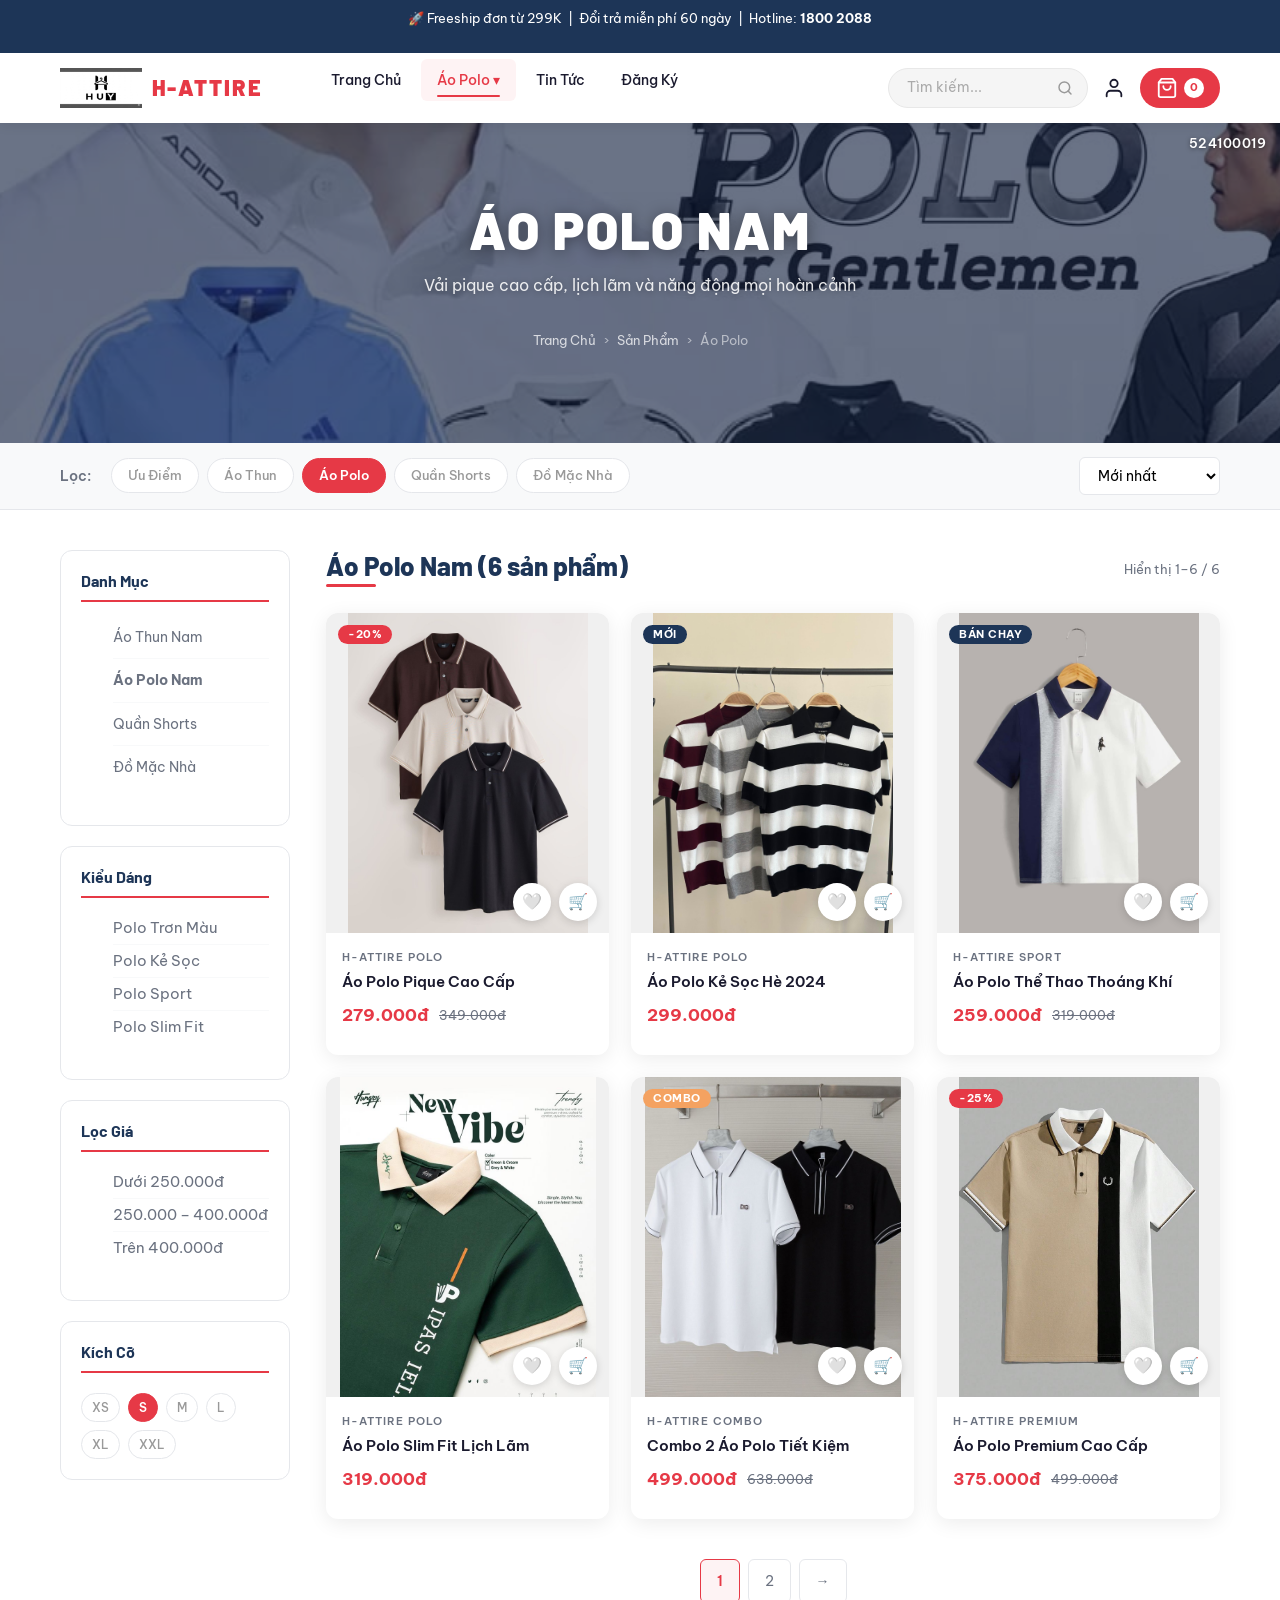
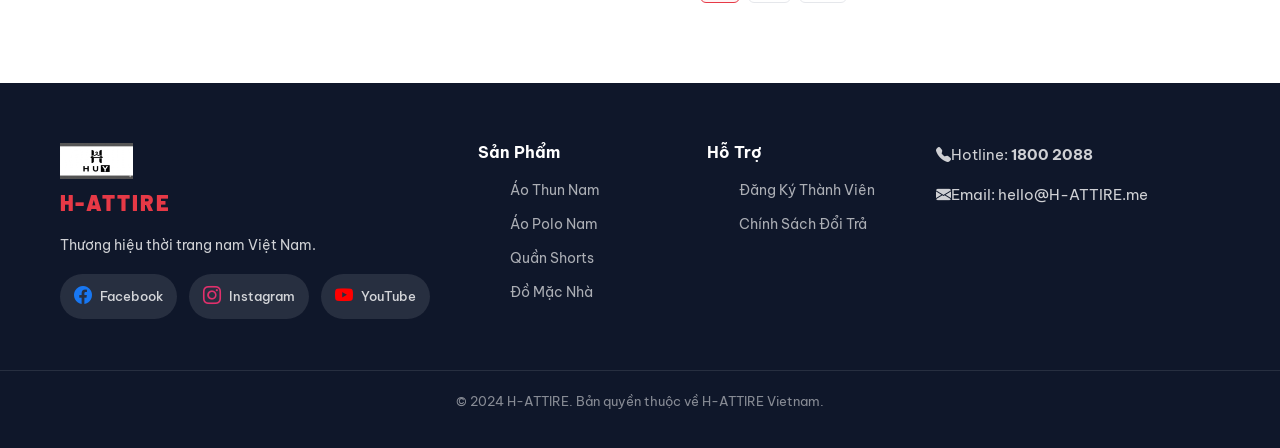
<file: aopolo.html>
<!DOCTYPE html>
<html lang="vi">
<head>
  <meta charset="UTF-8"/>
  <meta name="viewport" content="width=device-width, initial-scale=1.0"/>
  <title>Áo Polo Nam - H-ATTIRE</title>
  <link rel="icon" type="image/jpeg" href="anh/b0e6f4a6-db15-4e68-9e41-545df99f1781.jpeg"/>
  <link rel="stylesheet" href="https://cdn.jsdelivr.net/npm/bootstrap@5.3.3/dist/css/bootstrap.min.css">
  <link rel="stylesheet" href="https://cdn.jsdelivr.net/npm/bootstrap-icons@1.11.3/font/bootstrap-icons.min.css">
  <link rel="stylesheet" href="css/style.css"/>
  <link href="https://fonts.googleapis.com/css2?family=Barlow:wght@400;500;600;700;900&family=Be+Vietnam+Pro:wght@300;400;500;600;700&display=swap" rel="stylesheet"/>
  <style>
    .filter-radio { display:none !important; }
    #fp-mid:checked~.products-layout .product-card:not(.p-mid) { display:none; }
    #fp-high:checked~.products-layout .product-card:not(.p-high) { display:none; }
    #fp-low:checked~.products-layout .product-card:not(.p-low) { display:none; }
    #fs-tron:checked~.products-layout .product-card:not(.s-tron) { display:none; }
    #fs-ke-soc:checked~.products-layout .product-card:not(.s-ke-soc) { display:none; }
    #fs-sport:checked~.products-layout .product-card:not(.s-sport) { display:none; }
    #fs-slim:checked~.products-layout .product-card:not(.s-slim) { display:none; }
    .sidebar-filter-lbl { cursor:pointer; color:var(--text-light,#666); transition:color .2s; display:block; padding:4px 0; }
    .sidebar-filter-lbl:hover { color:var(--primary,#e63946); }
    #fp-low:checked~.products-layout label[for="fp-low"],
    #fp-mid:checked~.products-layout label[for="fp-mid"],
    #fp-high:checked~.products-layout label[for="fp-high"],
    #fp-all:checked~.products-layout label[for="fp-all"],
    #fs-tron:checked~.products-layout label[for="fs-tron"],
    #fs-ke-soc:checked~.products-layout label[for="fs-ke-soc"],
    #fs-sport:checked~.products-layout label[for="fs-sport"],
    #fs-slim:checked~.products-layout label[for="fs-slim"],
    #fs-all:checked~.products-layout label[for="fs-all"] { color:var(--primary,#e63946); font-weight:700; }
  </style>
</head>
<body>

<header class="header">
  <div class="header-top"><div class="container">
    <p>🚀 Freeship đơn từ 299K &nbsp;|&nbsp; Đổi trả miễn phí 60 ngày &nbsp;|&nbsp; Hotline: <strong>1800 2088</strong></p>
  </div></div>
  <div class="header-main"><div class="container header-inner">
    <a href="index.html" class="logo">
      <img src="anh/b0e6f4a6-db15-4e68-9e41-545df99f1781.jpeg" alt="H-ATTIRE Logo" class="logo-img"/>
      <span class="logo-text">H-ATTIRE</span>
    </a>
    <nav class="navbar"><ul class="nav-list">
      <li><a href="index.html">Trang Chủ</a></li>
      <li class="has-dropdown">
        <a href="sanpham.html" class="active">Áo Polo ▾</a>
        <ul class="dropdown">
          <li><a href="aothun.html">Áo Thun</a></li>
          <li><a href="aopolo.html" class="active">Áo Polo</a></li>
          <li><a href="quanshorts.html">Quần Shorts</a></li>
          <li><a href="domacnha.html">Đồ Mặc Nhà</a></li>
        </ul>
      </li>
      <li><a href="tintuc.html">Tin Tức</a></li>
      <li><a href="dangky.html">Đăng Ký</a></li>

    </ul></nav>
    <div class="header-actions">
      <div class="header-search">
        <input id="header-search-input" type="text" class="header-search-input" placeholder="Tìm kiếm..." autocomplete="off"/>
        <button class="header-search-icon" title="Tìm kiếm">
          <svg width="16" height="16" viewBox="0 0 24 24" fill="none" stroke="currentColor" stroke-width="2.2" stroke-linecap="round" stroke-linejoin="round"><circle cx="11" cy="11" r="8"/><line x1="21" y1="21" x2="16.65" y2="16.65"/></svg>
        </button>
      </div>
      <a href="dangky.html" class="icon-btn" title="Tài khoản">
        <svg width="22" height="22" viewBox="0 0 24 24" fill="none" stroke="currentColor" stroke-width="2" stroke-linecap="round" stroke-linejoin="round"><path d="M20 21v-2a4 4 0 0 0-4-4H8a4 4 0 0 0-4 4v2"/><circle cx="12" cy="7" r="4"/></svg>
      </a>
      <a href="giohang.html" class="icon-btn cart-btn" title="Giỏ hàng">
        <svg width="22" height="22" viewBox="0 0 24 24" fill="none" stroke="currentColor" stroke-width="2" stroke-linecap="round" stroke-linejoin="round"><path d="M6 2L3 6v14a2 2 0 0 0 2 2h14a2 2 0 0 0 2-2V6l-3-4z"/><line x1="3" y1="6" x2="21" y2="6"/><path d="M16 10a4 4 0 0 1-8 0"/></svg>
        <span class="cart-count" id="cart-count">0</span>
      </a>
    </div>
  </div></div>
</header>

<section class="page-hero hero-aopolo">
  <div class="banner-id">524100019</div>
  <h1>Áo Polo Nam</h1>
  <p>Vải pique cao cấp, lịch lãm và năng động mọi hoàn cảnh</p>
  <div class="breadcrumb">
    <a href="index.html">Trang Chủ</a><span>›</span>
    <a href="sanpham.html">Sản Phẩm</a><span>›</span>
    <span>Áo Polo</span>
  </div>
</section>

<div class="filter-bar"><div class="container filter-inner">
  <span class="filter-label">Lọc:</span>
  <div class="filter-tags">
    <a href="sanpham.html" class="filter-tag">Ưu Điểm</a>
    <a href="aothun.html" class="filter-tag">Áo Thun</a>
    <a href="aopolo.html" class="filter-tag active">Áo Polo</a>
    <a href="quanshorts.html" class="filter-tag">Quần Shorts</a>
    <a href="domacnha.html" class="filter-tag">Đồ Mặc Nhà</a>
  </div>
  <select class="sort-select" title="Sắp xếp sản phẩm" aria-label="Sắp xếp sản phẩm">
    <option>Mới nhất</option><option>Giá tăng dần</option><option>Giá giảm dần</option>
  </select>
</div></div>

<main class="container">
  <input type="radio" name="polo-price" id="fp-all" class="filter-radio" checked/>
  <input type="radio" name="polo-price" id="fp-low" class="filter-radio"/>
  <input type="radio" name="polo-price" id="fp-mid" class="filter-radio"/>
  <input type="radio" name="polo-price" id="fp-high" class="filter-radio"/>
  <input type="radio" name="polo-style" id="fs-all" class="filter-radio" checked/>
  <input type="radio" name="polo-style" id="fs-tron" class="filter-radio"/>
  <input type="radio" name="polo-style" id="fs-ke-soc" class="filter-radio"/>
  <input type="radio" name="polo-style" id="fs-sport" class="filter-radio"/>
  <input type="radio" name="polo-style" id="fs-slim" class="filter-radio"/>
  <div class="products-layout">
    <aside class="sidebar">
      <div class="sidebar-box">
        <h3>Danh Mục</h3>
        <ul class="sidebar-list">
          <li><a href="aothun.html">Áo Thun Nam</a></li>
          <li><a href="aopolo.html" class="sidebar-link-active">Áo Polo Nam</a></li>
          <li><a href="quanshorts.html">Quần Shorts</a></li>
          <li><a href="domacnha.html">Đồ Mặc Nhà</a></li>
        </ul>
      </div>
      <div class="sidebar-box">
        <h3>Kiểu Dáng</h3>
        <ul class="sidebar-list">
          <li><label for="fs-tron" class="sidebar-filter-lbl">Polo Trơn Màu</label></li>
          <li><label for="fs-ke-soc" class="sidebar-filter-lbl">Polo Kẻ Sọc</label></li>
          <li><label for="fs-sport" class="sidebar-filter-lbl">Polo Sport</label></li>
          <li><label for="fs-slim" class="sidebar-filter-lbl">Polo Slim Fit</label></li>
        </ul>
      </div>
      <div class="sidebar-box">
        <h3>Lọc Giá</h3>
        <ul class="sidebar-list">
          <li><label for="fp-low" class="sidebar-filter-lbl">Dưới 250.000đ</label></li>
          <li><label for="fp-mid" class="sidebar-filter-lbl">250.000 – 400.000đ</label></li>
          <li><label for="fp-high" class="sidebar-filter-lbl">Trên 400.000đ</label></li>
        </ul>
      </div>
      <div class="sidebar-box">
        <h3>Kích Cỡ</h3>
        <div class="tags-grid">
          <span class="filter-tag filter-tag-sm">XS</span>
          <span class="filter-tag filter-tag-sm active">S</span>
          <span class="filter-tag filter-tag-sm">M</span>
          <span class="filter-tag filter-tag-sm">L</span>
          <span class="filter-tag filter-tag-sm">XL</span>
          <span class="filter-tag filter-tag-sm">XXL</span>
        </div>
      </div>
    </aside>
    <div>
      <div class="section-header">
        <h2>Áo Polo Nam (6 sản phẩm)</h2>
        <span class="results-count">Hiển thị 1–6 / 6</span>
      </div>
      <div class="products-grid-3">
        <div class="product-card p-mid s-tron">
          <div class="product-img-wrap">
            <img src="anh/aopolo cao cap.jpg" alt="Áo Polo Pique" class="product-img"/>
            <span class="badge badge-sale">-20%</span>
            <div class="product-actions"><a href="#" class="act-btn">🤍</a><a href="#" class="act-btn" data-bs-toggle="offcanvas" data-bs-target="#miniCart">🛒</a></div>
          </div>
          <div class="product-info">
            <p class="product-brand">H-ATTIRE Polo</p>
            <h4 class="product-name">Áo Polo Pique Cao Cấp</h4>
            <div class="product-price"><span class="price-new">279.000đ</span><span class="price-old">349.000đ</span></div>
          </div>
        </div>
        <div class="product-card p-mid s-ke-soc">
          <div class="product-img-wrap">
            <img src="anh/ao polo ke soc.jpg" alt="Áo Polo Kẻ Sọc" class="product-img"/>
            <span class="badge">Mới</span>
            <div class="product-actions"><a href="#" class="act-btn">🤍</a><a href="#" class="act-btn" data-bs-toggle="offcanvas" data-bs-target="#miniCart">🛒</a></div>
          </div>
          <div class="product-info">
            <p class="product-brand">H-ATTIRE Polo</p>
            <h4 class="product-name">Áo Polo Kẻ Sọc Hè 2024</h4>
            <div class="product-price"><span class="price-new">299.000đ</span></div>
          </div>
        </div>
        <div class="product-card p-mid s-sport">
          <div class="product-img-wrap">
            <img src="anh/47c887c211697ea7f6ecb1c63d4cfa76.jpg" alt="Áo Polo Sport" class="product-img"/>
            <span class="badge">Bán Chạy</span>
            <div class="product-actions"><a href="#" class="act-btn">🤍</a><a href="#" class="act-btn" data-bs-toggle="offcanvas" data-bs-target="#miniCart">🛒</a></div>
          </div>
          <div class="product-info">
            <p class="product-brand">H-ATTIRE Sport</p>
            <h4 class="product-name">Áo Polo Thể Thao Thoáng Khí</h4>
            <div class="product-price"><span class="price-new">259.000đ</span><span class="price-old">319.000đ</span></div>
          </div>
        </div>
        <div class="product-card p-mid s-slim">
          <div class="product-img-wrap">
            <img src="anh/38dfdca58d3128b17875854a6ce09ac6.jpg" alt="Áo Polo Slim Fit" class="product-img"/>
            <div class="product-actions"><a href="#" class="act-btn">🤍</a><a href="#" class="act-btn" data-bs-toggle="offcanvas" data-bs-target="#miniCart">🛒</a></div>
          </div>
          <div class="product-info">
            <p class="product-brand">H-ATTIRE Polo</p>
            <h4 class="product-name">Áo Polo Slim Fit Lịch Lãm</h4>
            <div class="product-price"><span class="price-new">319.000đ</span></div>
          </div>
        </div>
        <div class="product-card p-high s-tron">
          <div class="product-img-wrap">
            <img src="anh/0f33fd51a7fe4ca1c8eb596e258a1134.jpg" alt="Combo Polo" class="product-img"/>
            <span class="badge badge-accent">Combo</span>
            <div class="product-actions"><a href="#" class="act-btn">🤍</a><a href="#" class="act-btn" data-bs-toggle="offcanvas" data-bs-target="#miniCart">🛒</a></div>
          </div>
          <div class="product-info">
            <p class="product-brand">H-ATTIRE Combo</p>
            <h4 class="product-name">Combo 2 Áo Polo Tiết Kiệm</h4>
            <div class="product-price"><span class="price-new">499.000đ</span><span class="price-old">638.000đ</span></div>
          </div>
        </div>
        <div class="product-card p-mid s-tron">
          <div class="product-img-wrap">
            <img src="anh/670a99d91a8e37e15559f516ec84f1dd.jpg" alt="Áo Polo Premium" class="product-img"/>
            <span class="badge badge-sale">-25%</span>
            <div class="product-actions"><a href="#" class="act-btn">🤍</a><a href="#" class="act-btn" data-bs-toggle="offcanvas" data-bs-target="#miniCart">🛒</a></div>
          </div>
          <div class="product-info">
            <p class="product-brand">H-ATTIRE Premium</p>
            <h4 class="product-name">Áo Polo Premium Cao Cấp</h4>
            <div class="product-price"><span class="price-new">375.000đ</span><span class="price-old">499.000đ</span></div>
          </div>
        </div>
      </div>
      <div class="pagination">
        <a href="#" class="page-link page-link-active">1</a>
        <a href="#" class="page-link">2</a>
        <a href="#" class="page-link">→</a>
      </div>
    </div>
  </div>
</main>

<footer class="footer"><div class="container footer-grid">
  <div class="footer-col">
    <img src="anh/b0e6f4a6-db15-4e68-9e41-545df99f1781.jpeg" alt="H-ATTIRE" class="footer-logo"/>
    <span class="footer-logo-text">H-ATTIRE</span>
    <p>Thương hiệu thời trang nam Việt Nam.</p>
    <div class="footer-social">
      <a href="https://facebook.com" target="_blank" rel="noopener noreferrer" class="social-link"><i class="bi bi-facebook"></i> Facebook</a>
      <a href="https://instagram.com" target="_blank" rel="noopener noreferrer" class="social-link"><i class="bi bi-instagram"></i> Instagram</a>
      <a href="https://youtube.com" target="_blank" rel="noopener noreferrer" class="social-link"><i class="bi bi-youtube"></i> YouTube</a>
    </div>
  </div>
  <div class="footer-col">
    <h4>Sản Phẩm</h4>
    <ul>
      <li><a href="aothun.html">Áo Thun Nam</a></li>
      <li><a href="aopolo.html">Áo Polo Nam</a></li>
      <li><a href="quanshorts.html">Quần Shorts</a></li>
      <li><a href="domacnha.html">Đồ Mặc Nhà</a></li>
    </ul>
  </div>
  <div class="footer-col">
    <h4>Hỗ Trợ</h4>
    <ul>
      <li><a href="dangky.html">Đăng Ký Thành Viên</a></li>
      <li><a href="#">Chính Sách Đổi Trả</a></li>

    </ul>
  </div>
  <div class="footer-contact">
    <p class="contact-line"><i class="bi bi-telephone-fill contact-icon contact-phone"></i><span>Hotline: <strong>1800 2088</strong></span></p>
    <p class="contact-line"><i class="bi bi-envelope-fill contact-icon contact-email"></i><span>Email: hello@H-ATTIRE.me</span></p>
  </div>
</div>
<div class="footer-bottom"><div class="container"><p>© 2024 H-ATTIRE. Bản quyền thuộc về H-ATTIRE Vietnam.</p></div></div>
</footer>

<!-- ===== MINI CART OFFCANVAS ===== -->
<div class="offcanvas offcanvas-end" tabindex="-1" id="miniCart" aria-labelledby="miniCartLabel">
  <div class="offcanvas-header mc-header">
    <h5 class="offcanvas-title" id="miniCartLabel">🛒 Giỏ Hàng Của Bạn</h5>
    <button type="button" class="btn-close" data-bs-dismiss="offcanvas" aria-label="Đóng"></button>
  </div>
  <div class="offcanvas-body mc-body">
    <div class="mc-item">
      <img src="anh/aopolo cao cap.jpg" alt="Áo Polo Pique" class="mc-img"/>
      <div class="mc-info">
        <p class="mc-name">Áo Polo Pique Cao Cấp</p>
        <p class="mc-brand">H-ATTIRE Polo</p>
        <div class="mc-row"><span class="mc-price">279.000đ</span><span class="mc-qty">x1</span></div>
      </div>
    </div>
    <div class="mc-item">
      <img src="anh/ao polo ke soc.jpg" alt="Áo Polo Kẻ Sọc" class="mc-img"/>
      <div class="mc-info">
        <p class="mc-name">Áo Polo Kẻ Sọc Hè 2024</p>
        <p class="mc-brand">H-ATTIRE Polo</p>
        <div class="mc-row"><span class="mc-price">299.000đ</span><span class="mc-qty">x1</span></div>
      </div>
    </div>
    <div class="mc-divider"></div>
    <div class="mc-total">
      <span>Tạm tính:</span>
      <span class="mc-total-price">578.000đ</span>
    </div>
    <a href="giohang.html" class="mc-btn-checkout">Thanh Toán Ngay →</a>
    <button type="button" class="mc-btn-continue" data-bs-dismiss="offcanvas">← Tiếp Tục Mua Sắm</button>
  </div>
</div>

<script src="https://cdn.jsdelivr.net/npm/bootstrap@5.3.3/dist/js/bootstrap.bundle.min.js"></script>
</body>
</html>
</file>
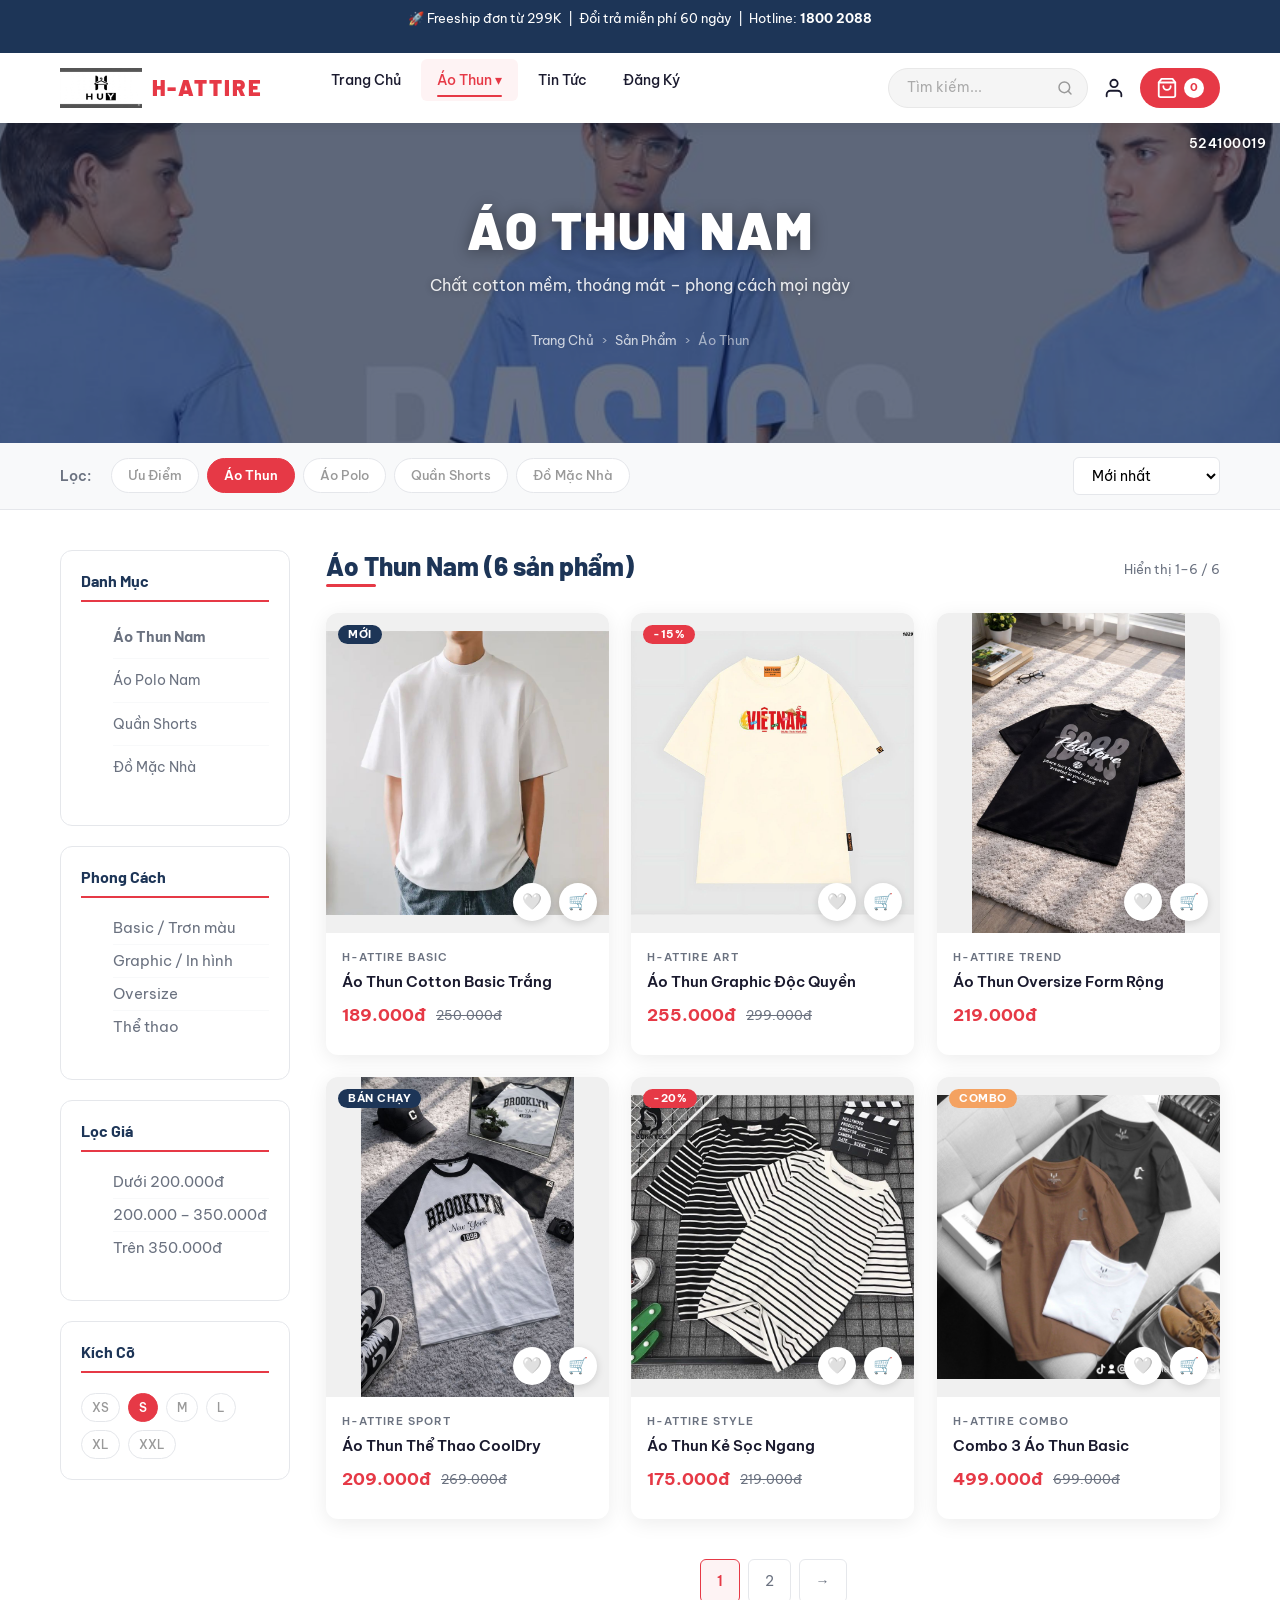
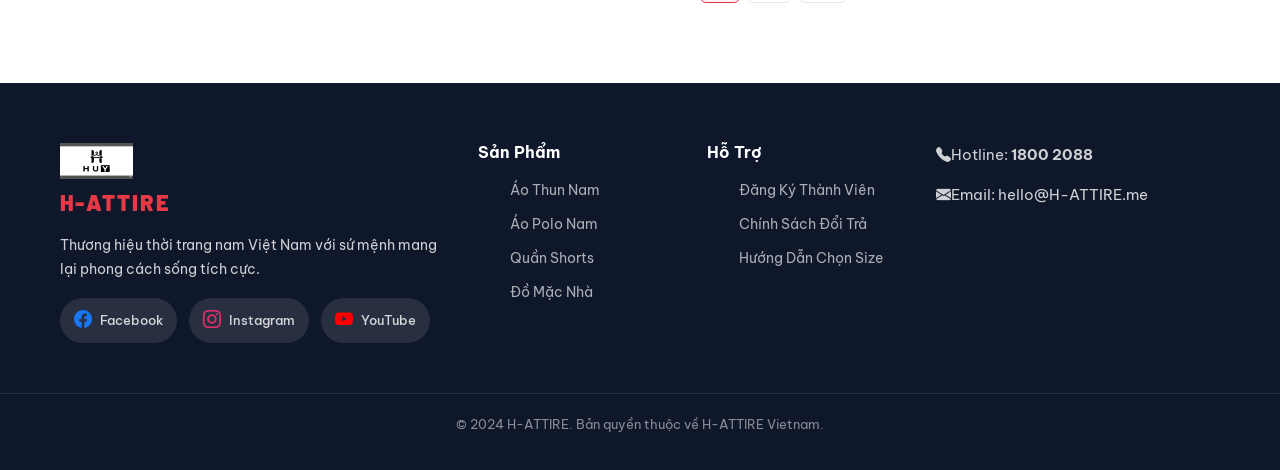
<file: aothun.html>
<!DOCTYPE html>
<html lang="vi">
<head>
  <meta charset="UTF-8"/>
  <meta name="viewport" content="width=device-width, initial-scale=1.0"/>
  <title>Áo Thun Nam - H-ATTIRE</title>
  <link rel="icon" type="image/jpeg" href="anh/b0e6f4a6-db15-4e68-9e41-545df99f1781.jpeg"/>
  <link rel="stylesheet" href="https://cdn.jsdelivr.net/npm/bootstrap@5.3.3/dist/css/bootstrap.min.css">
  <link rel="stylesheet" href="https://cdn.jsdelivr.net/npm/bootstrap-icons@1.11.3/font/bootstrap-icons.min.css">
  <link rel="stylesheet" href="css/style.css"/>
  <link href="https://fonts.googleapis.com/css2?family=Barlow:wght@400;500;600;700;900&family=Be+Vietnam+Pro:wght@300;400;500;600;700&display=swap" rel="stylesheet"/>
  <style>
    .filter-radio { display:none !important; }
    #at-fp-low:checked  ~ .products-layout .product-card:not(.p-low)  { display:none; }
    #at-fp-mid:checked  ~ .products-layout .product-card:not(.p-mid)  { display:none; }
    #at-fp-high:checked ~ .products-layout .product-card:not(.p-high) { display:none; }
    #at-fs-basic:checked   ~ .products-layout .product-card:not(.s-basic)   { display:none; }
    #at-fs-graphic:checked ~ .products-layout .product-card:not(.s-graphic) { display:none; }
    #at-fs-oversize:checked ~ .products-layout .product-card:not(.s-oversize) { display:none; }
    #at-fs-sport:checked   ~ .products-layout .product-card:not(.s-sport)   { display:none; }
    .sidebar-filter-lbl { cursor:pointer; color:var(--text-light,#666); transition:color .2s; display:block; padding:4px 0; }
    .sidebar-filter-lbl:hover { color:var(--primary,#e63946); }
    #at-fp-low:checked ~ .products-layout label[for="at-fp-low"],
    #at-fp-mid:checked ~ .products-layout label[for="at-fp-mid"],
    #at-fp-high:checked ~ .products-layout label[for="at-fp-high"],
    #at-fp-all:checked ~ .products-layout label[for="at-fp-all"],
    #at-fs-basic:checked ~ .products-layout label[for="at-fs-basic"],
    #at-fs-graphic:checked ~ .products-layout label[for="at-fs-graphic"],
    #at-fs-oversize:checked ~ .products-layout label[for="at-fs-oversize"],
    #at-fs-sport:checked ~ .products-layout label[for="at-fs-sport"],
    #at-fs-all:checked ~ .products-layout label[for="at-fs-all"] { color:var(--primary,#e63946); font-weight:700; }
  </style>
</head>
<body>

<header class="header">
  <div class="header-top"><div class="container">
    <p>🚀 Freeship đơn từ 299K &nbsp;|&nbsp; Đổi trả miễn phí 60 ngày &nbsp;|&nbsp; Hotline: <strong>1800 2088</strong></p>
  </div></div>
  <div class="header-main"><div class="container header-inner">
    <a href="index.html" class="logo">
      <img src="anh/b0e6f4a6-db15-4e68-9e41-545df99f1781.jpeg" alt="H-ATTIRE Logo" class="logo-img"/>
      <span class="logo-text">H-ATTIRE</span>
    </a>
    <nav class="navbar"><ul class="nav-list">
      <li><a href="index.html">Trang Chủ</a></li>
      <li class="has-dropdown">
        <a href="sanpham.html" class="active">Áo Thun ▾</a>
        <ul class="dropdown">
          <li><a href="aothun.html" class="active">Áo Thun</a></li>
          <li><a href="aopolo.html">Áo Polo</a></li>
          <li><a href="quanshorts.html">Quần Shorts</a></li>
          <li><a href="domacnha.html">Đồ Mặc Nhà</a></li>
        </ul>
      </li>
      <li><a href="tintuc.html">Tin Tức</a></li>
      <li><a href="dangky.html">Đăng Ký</a></li>

    </ul></nav>
    <div class="header-actions">
      <div class="header-search">
        <input id="header-search-input" type="text" class="header-search-input" placeholder="Tìm kiếm..." autocomplete="off"/>
        <button class="header-search-icon" title="Tìm kiếm">
          <svg width="16" height="16" viewBox="0 0 24 24" fill="none" stroke="currentColor" stroke-width="2.2" stroke-linecap="round" stroke-linejoin="round"><circle cx="11" cy="11" r="8"/><line x1="21" y1="21" x2="16.65" y2="16.65"/></svg>
        </button>
      </div>
      <a href="dangky.html" class="icon-btn" title="Tài khoản">
        <svg width="22" height="22" viewBox="0 0 24 24" fill="none" stroke="currentColor" stroke-width="2" stroke-linecap="round" stroke-linejoin="round"><path d="M20 21v-2a4 4 0 0 0-4-4H8a4 4 0 0 0-4 4v2"/><circle cx="12" cy="7" r="4"/></svg>
      </a>
      <a href="giohang.html" class="icon-btn cart-btn" title="Giỏ hàng">
        <svg width="22" height="22" viewBox="0 0 24 24" fill="none" stroke="currentColor" stroke-width="2" stroke-linecap="round" stroke-linejoin="round"><path d="M6 2L3 6v14a2 2 0 0 0 2 2h14a2 2 0 0 0 2-2V6l-3-4z"/><line x1="3" y1="6" x2="21" y2="6"/><path d="M16 10a4 4 0 0 1-8 0"/></svg>
        <span class="cart-count" id="cart-count">0</span>
      </a>
    </div>
  </div></div>
</header>

<section class="page-hero hero-aothun">
  <div class="banner-id">524100019</div>
  <h1>Áo Thun Nam</h1>
  <p>Chất cotton mềm, thoáng mát – phong cách mọi ngày</p>
  <div class="breadcrumb">
    <a href="index.html">Trang Chủ</a><span>›</span>
    <a href="sanpham.html">Sản Phẩm</a><span>›</span>
    <span>Áo Thun</span>
  </div>
</section>

<div class="filter-bar"><div class="container filter-inner">
  <span class="filter-label">Lọc:</span>
  <div class="filter-tags">
    <a href="sanpham.html" class="filter-tag">Ưu Điểm</a>
    <a href="aothun.html" class="filter-tag active">Áo Thun</a>
    <a href="aopolo.html" class="filter-tag">Áo Polo</a>
    <a href="quanshorts.html" class="filter-tag">Quần Shorts</a>
    <a href="domacnha.html" class="filter-tag">Đồ Mặc Nhà</a>
  </div>
  <select class="sort-select" title="Sắp xếp sản phẩm" aria-label="Sắp xếp sản phẩm">
    <option>Mới nhất</option><option>Giá tăng dần</option>
    <option>Giá giảm dần</option><option>Bán chạy nhất</option>
  </select>
</div></div>

<main class="container">
  <input type="radio" name="at-price" id="at-fp-all" class="filter-radio" checked/>
  <input type="radio" name="at-price" id="at-fp-low" class="filter-radio"/>
  <input type="radio" name="at-price" id="at-fp-mid" class="filter-radio"/>
  <input type="radio" name="at-price" id="at-fp-high" class="filter-radio"/>
  <input type="radio" name="at-style" id="at-fs-all" class="filter-radio" checked/>
  <input type="radio" name="at-style" id="at-fs-basic" class="filter-radio"/>
  <input type="radio" name="at-style" id="at-fs-graphic" class="filter-radio"/>
  <input type="radio" name="at-style" id="at-fs-oversize" class="filter-radio"/>
  <input type="radio" name="at-style" id="at-fs-sport" class="filter-radio"/>
  <div class="products-layout">
    <aside class="sidebar">
      <div class="sidebar-box">
        <h3>Danh Mục</h3>
        <ul class="sidebar-list">
          <li><a href="aothun.html" class="sidebar-link-active">Áo Thun Nam</a></li>
          <li><a href="aopolo.html">Áo Polo Nam</a></li>
          <li><a href="quanshorts.html">Quần Shorts</a></li>
          <li><a href="domacnha.html">Đồ Mặc Nhà</a></li>
        </ul>
      </div>
      <div class="sidebar-box">
        <h3>Phong Cách</h3>
        <ul class="sidebar-list">
          <li><label for="at-fs-basic" class="sidebar-filter-lbl">Basic / Trơn màu</label></li>
          <li><label for="at-fs-graphic" class="sidebar-filter-lbl">Graphic / In hình</label></li>
          <li><label for="at-fs-oversize" class="sidebar-filter-lbl">Oversize</label></li>
          <li><label for="at-fs-sport" class="sidebar-filter-lbl">Thể thao</label></li>
        </ul>
      </div>
      <div class="sidebar-box">
        <h3>Lọc Giá</h3>
        <ul class="sidebar-list">
          <li><label for="at-fp-low" class="sidebar-filter-lbl">Dưới 200.000đ</label></li>
          <li><label for="at-fp-mid" class="sidebar-filter-lbl">200.000 – 350.000đ</label></li>
          <li><label for="at-fp-high" class="sidebar-filter-lbl">Trên 350.000đ</label></li>
        </ul>
      </div>
      <div class="sidebar-box">
        <h3>Kích Cỡ</h3>
        <div class="tags-grid">
          <span class="filter-tag filter-tag-sm">XS</span>
          <span class="filter-tag filter-tag-sm active">S</span>
          <span class="filter-tag filter-tag-sm">M</span>
          <span class="filter-tag filter-tag-sm">L</span>
          <span class="filter-tag filter-tag-sm">XL</span>
          <span class="filter-tag filter-tag-sm">XXL</span>
        </div>
      </div>
    </aside>

    <div>
      <div class="section-header">
        <h2>Áo Thun Nam (6 sản phẩm)</h2>
        <span class="results-count">Hiển thị 1–6 / 6</span>
      </div>
      <div class="products-grid-3">
        <div class="product-card p-low s-basic">
          <div class="product-img-wrap">
            <img src="anh/78fea3821d15bfe36f78344c6ec11c26.jpg" alt="Áo Thun Basic Trắng" class="product-img"/>
            <span class="badge">Mới</span>
            <div class="product-actions"><a href="#" class="act-btn">🤍</a><a href="#" class="act-btn" data-bs-toggle="offcanvas" data-bs-target="#miniCart">🛒</a></div>
          </div>
          <div class="product-info">
            <p class="product-brand">H-ATTIRE Basic</p>
            <h4 class="product-name">Áo Thun Cotton Basic Trắng</h4>
            <div class="product-price"><span class="price-new">189.000đ</span><span class="price-old">250.000đ</span></div>
          </div>
        </div>
        <div class="product-card p-mid s-graphic">
          <div class="product-img-wrap">
            <img src="anh/ao thun doc quen.jpg" alt="Áo Thun Graphic" class="product-img"/>
            <span class="badge badge-sale">-15%</span>
            <div class="product-actions"><a href="#" class="act-btn">🤍</a><a href="#" class="act-btn" data-bs-toggle="offcanvas" data-bs-target="#miniCart">🛒</a></div>
          </div>
          <div class="product-info">
            <p class="product-brand">H-ATTIRE Art</p>
            <h4 class="product-name">Áo Thun Graphic Độc Quyền</h4>
            <div class="product-price"><span class="price-new">255.000đ</span><span class="price-old">299.000đ</span></div>
          </div>
        </div>
        <div class="product-card p-mid s-oversize">
          <div class="product-img-wrap">
            <img src="anh/áo from rộng.jpg" alt="Áo Thun Oversize" class="product-img"/>
            <div class="product-actions"><a href="#" class="act-btn">🤍</a><a href="#" class="act-btn" data-bs-toggle="offcanvas" data-bs-target="#miniCart">🛒</a></div>
          </div>
          <div class="product-info">
            <p class="product-brand">H-ATTIRE Trend</p>
            <h4 class="product-name">Áo Thun Oversize Form Rộng</h4>
            <div class="product-price"><span class="price-new">219.000đ</span></div>
          </div>
        </div>
        <div class="product-card p-mid s-sport">
          <div class="product-img-wrap">
            <img src="anh/co di.jpg" alt="Áo Thun Sport" class="product-img"/>
            <span class="badge">Bán Chạy</span>
            <div class="product-actions"><a href="#" class="act-btn">🤍</a><a href="#" class="act-btn" data-bs-toggle="offcanvas" data-bs-target="#miniCart">🛒</a></div>
          </div>
          <div class="product-info">
            <p class="product-brand">H-ATTIRE Sport</p>
            <h4 class="product-name">Áo Thun Thể Thao CoolDry</h4>
            <div class="product-price"><span class="price-new">209.000đ</span><span class="price-old">269.000đ</span></div>
          </div>
        </div>
        <div class="product-card p-low s-graphic">
          <div class="product-img-wrap">
            <img src="anh/ke soc ngang.jpg" alt="Áo Thun Kẻ Sọc" class="product-img"/>
            <span class="badge badge-sale">-20%</span>
            <div class="product-actions"><a href="#" class="act-btn">🤍</a><a href="#" class="act-btn" data-bs-toggle="offcanvas" data-bs-target="#miniCart">🛒</a></div>
          </div>
          <div class="product-info">
            <p class="product-brand">H-ATTIRE Style</p>
            <h4 class="product-name">Áo Thun Kẻ Sọc Ngang</h4>
            <div class="product-price"><span class="price-new">175.000đ</span><span class="price-old">219.000đ</span></div>
          </div>
        </div>
        <div class="product-card p-high s-basic">
          <div class="product-img-wrap">
            <img src="anh/3 ao.jpg" alt="Combo 3 áo thun" class="product-img"/>
            <span class="badge badge-accent">Combo</span>
            <div class="product-actions"><a href="#" class="act-btn">🤍</a><a href="#" class="act-btn" data-bs-toggle="offcanvas" data-bs-target="#miniCart">🛒</a></div>
          </div>
          <div class="product-info">
            <p class="product-brand">H-ATTIRE Combo</p>
            <h4 class="product-name">Combo 3 Áo Thun Basic</h4>
            <div class="product-price"><span class="price-new">499.000đ</span><span class="price-old">699.000đ</span></div>
          </div>
        </div>
      </div>
      <div class="pagination">
        <a href="#" class="page-link page-link-active">1</a>
        <a href="#" class="page-link">2</a>
        <a href="#" class="page-link">→</a>
      </div>
    </div>
  </div>
</main>

<footer class="footer"><div class="container footer-grid">
  <div class="footer-col">
    <img src="anh/b0e6f4a6-db15-4e68-9e41-545df99f1781.jpeg" alt="H-ATTIRE" class="footer-logo"/>
    <span class="footer-logo-text">H-ATTIRE</span>
    <p>Thương hiệu thời trang nam Việt Nam với sứ mệnh mang lại phong cách sống tích cực.</p>
    <div class="footer-social">
      <a href="https://facebook.com" target="_blank" rel="noopener noreferrer" class="social-link"><i class="bi bi-facebook"></i> Facebook</a>
      <a href="https://instagram.com" target="_blank" rel="noopener noreferrer" class="social-link"><i class="bi bi-instagram"></i> Instagram</a>
      <a href="https://youtube.com" target="_blank" rel="noopener noreferrer" class="social-link"><i class="bi bi-youtube"></i> YouTube</a>
    </div>
  </div>
  <div class="footer-col">
    <h4>Sản Phẩm</h4>
    <ul>
      <li><a href="aothun.html">Áo Thun Nam</a></li>
      <li><a href="aopolo.html">Áo Polo Nam</a></li>
      <li><a href="quanshorts.html">Quần Shorts</a></li>
      <li><a href="domacnha.html">Đồ Mặc Nhà</a></li>
    </ul>
  </div>
  <div class="footer-col">
    <h4>Hỗ Trợ</h4>
    <ul>
      <li><a href="dangky.html">Đăng Ký Thành Viên</a></li>
      <li><a href="#">Chính Sách Đổi Trả</a></li>
      <li><a href="#">Hướng Dẫn Chọn Size</a></li>

    </ul>
  </div>
  <div class="footer-contact">
    <p class="contact-line"><i class="bi bi-telephone-fill contact-icon contact-phone"></i><span>Hotline: <strong>1800 2088</strong></span></p>
    <p class="contact-line"><i class="bi bi-envelope-fill contact-icon contact-email"></i><span>Email: hello@H-ATTIRE.me</span></p>
  </div>
</div>
<div class="footer-bottom"><div class="container"><p>© 2024 H-ATTIRE. Bản quyền thuộc về H-ATTIRE Vietnam.</p></div></div>
</footer>

<!-- ===== MINI CART OFFCANVAS ===== -->
<div class="offcanvas offcanvas-end" tabindex="-1" id="miniCart" aria-labelledby="miniCartLabel">
  <div class="offcanvas-header mc-header">
    <h5 class="offcanvas-title" id="miniCartLabel">🛒 Giỏ Hàng Của Bạn</h5>
    <button type="button" class="btn-close" data-bs-dismiss="offcanvas" aria-label="Đóng"></button>
  </div>
  <div class="offcanvas-body mc-body">
    <div class="mc-item">
      <img src="anh/78fea3821d15bfe36f78344c6ec11c26.jpg" alt="Áo Thun Cotton Basic" class="mc-img"/>
      <div class="mc-info">
        <p class="mc-name">Áo Thun Cotton Basic Trắng</p>
        <p class="mc-brand">H-ATTIRE Basic</p>
        <div class="mc-row"><span class="mc-price">189.000đ</span><span class="mc-qty">x1</span></div>
      </div>
    </div>
    <div class="mc-item">
      <img src="anh/co di.jpg" alt="Áo Thun Sport" class="mc-img"/>
      <div class="mc-info">
        <p class="mc-name">Áo Thun Thể Thao CoolDry</p>
        <p class="mc-brand">H-ATTIRE Sport</p>
        <div class="mc-row"><span class="mc-price">209.000đ</span><span class="mc-qty">x1</span></div>
      </div>
    </div>
    <div class="mc-divider"></div>
    <div class="mc-total">
      <span>Tạm tính:</span>
      <span class="mc-total-price">398.000đ</span>
    </div>
    <a href="giohang.html" class="mc-btn-checkout">Thanh Toán Ngay →</a>
    <button type="button" class="mc-btn-continue" data-bs-dismiss="offcanvas">← Tiếp Tục Mua Sắm</button>
  </div>
</div>

<script src="https://cdn.jsdelivr.net/npm/bootstrap@5.3.3/dist/js/bootstrap.bundle.min.js"></script>
</body>
</html>
</file>
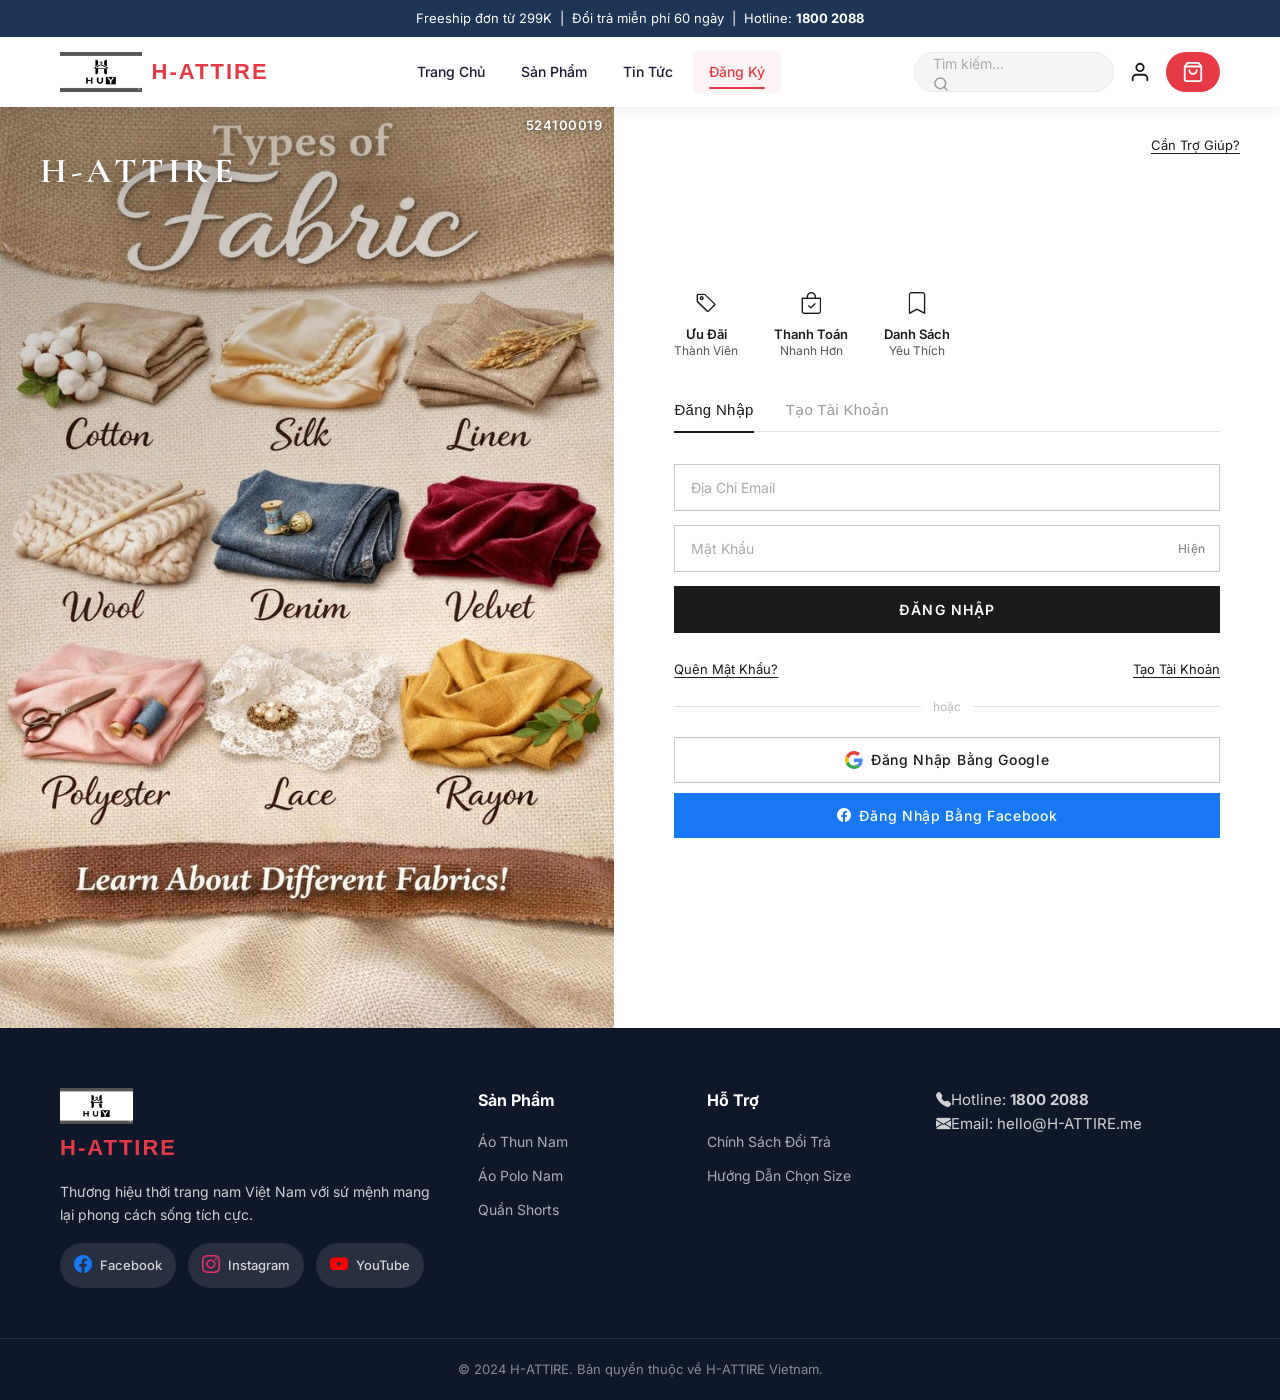
<file: dangky.html>
<!DOCTYPE html>
<html lang="vi">
<head>
  <meta charset="UTF-8"/>
  <meta name="viewport" content="width=device-width, initial-scale=1.0"/>
  <title>Đăng Ký / Đăng Nhập - H-ATTIRE</title>
  <link rel="icon" type="image/jpeg" href="anh/b0e6f4a6-db15-4e68-9e41-545df99f1781.jpeg"/>
  <link rel="stylesheet" href="https://cdn.jsdelivr.net/npm/bootstrap-icons@1.11.3/font/bootstrap-icons.min.css">
  <link rel="stylesheet" href="css/style.css"/>
  <link href="https://fonts.googleapis.com/css2?family=Cormorant+Garamond:wght@400;500;600;700&family=Inter:wght@300;400;500;600&display=swap" rel="stylesheet"/>
  <style>
    /* ===== RESET & BASE ===== */
    *, *::before, *::after { box-sizing: border-box; margin: 0; padding: 0; }
    *  { -webkit-font-smoothing: antialiased; -moz-osx-font-smoothing: grayscale; }

    /* ===== KEYFRAMES ===== */
    @keyframes pageFadeIn {
      from { opacity: 0; }
      to   { opacity: 1; }
    }

    @keyframes slideInRight {
      from { opacity: 0; transform: translateX(32px); }
      to   { opacity: 1; transform: translateX(0); }
    }

    @keyframes slideInUp {
      from { opacity: 0; transform: translateY(20px); }
      to   { opacity: 1; transform: translateY(0); }
    }

    @keyframes kenBurns {
      0%   { transform: scale(1)    translateX(0)   ; }
      50%  { transform: scale(1.06) translateX(-1%) ; }
      100% { transform: scale(1)    translateX(0)   ; }
    }

    @keyframes panelFadeIn {
      from { opacity: 0; transform: translateY(10px); }
      to   { opacity: 1; transform: translateY(0); }
    }

    @keyframes benefitPop {
      0%   { opacity: 0; transform: translateY(14px) scale(0.92); }
      100% { opacity: 1; transform: translateY(0)    scale(1); }
    }

    @keyframes inputFocusLine {
      from { transform: scaleX(0); }
      to   { transform: scaleX(1); }
    }

    @keyframes spinnerRotate {
      to { transform: rotate(360deg); }
    }

    /* ===== BASE ===== */
    body {
      font-family: 'Inter', sans-serif;
      background: #fff;
      color: #1a1a1a;
      min-height: 100vh;
      animation: pageFadeIn 0.5s ease both;
    }

    /* ===== AUTH PAGE WRAPPER ===== */
    .auth-page {
      display: flex;
      min-height: 100vh;
    }

    /* ===== LEFT PANEL �?" FASHION IMAGE ===== */
    .auth-image-panel {
      flex: 0 0 48%;
      position: relative;
      overflow: hidden;
      animation: slideInRight 0.7s cubic-bezier(0.22,1,0.36,1) both;
    }

    /* Subtle dark gradient overlay for readability */
    .auth-image-panel::after {
      content: '';
      position: absolute;
      inset: 0;
      background: linear-gradient(160deg, rgba(0,0,0,0.28) 0%, transparent 60%);
      pointer-events: none;
    }

    .auth-image-panel img {
      width: 100%;
      height: 100%;
      object-fit: cover;
      object-position: center top;
      display: block;
      animation: kenBurns 18s ease-in-out infinite;
      transform-origin: center center;
    }

    .auth-image-panel .brand-overlay {
      position: absolute;
      top: 36px;
      left: 40px;
      z-index: 1;
      animation: slideInUp 0.9s 0.3s cubic-bezier(0.22,1,0.36,1) both;
    }

    .brand-overlay .brand-name {
      font-family: 'Cormorant Garamond', serif;
      font-size: 2.2rem;
      font-weight: 700;
      color: #fff;
      letter-spacing: 0.12em;
      text-shadow: 0 2px 16px rgba(0,0,0,0.45);
      transition: letter-spacing 0.4s ease;
    }
    .brand-overlay .brand-name:hover { letter-spacing: 0.18em; }

    /* ===== RIGHT PANEL �?" FORM ===== */
    .auth-form-panel {
      flex: 1;
      display: flex;
      flex-direction: column;
      padding: 0 60px;
      justify-content: center;
      background: #fff;
      position: relative;
      animation: slideInUp 0.65s 0.1s cubic-bezier(0.22,1,0.36,1) both;
    }

    .auth-help-link {
      position: absolute;
      top: 28px;
      right: 40px;
      font-size: 13px;
      color: #1a1a1a;
      text-decoration: underline;
      text-underline-offset: 3px;
      transition: color 0.25s ease, letter-spacing 0.25s ease;
    }
    .auth-help-link:hover { color: #c00; letter-spacing: 0.02em; }

    /* ===== TABS ===== */
    .auth-tabs {
      display: flex;
      gap: 0;
      margin-bottom: 32px;
      border-bottom: 1.5px solid #e0e0e0;
    }

    .auth-tab-btn {
      background: none;
      border: none;
      padding: 12px 0;
      margin-right: 32px;
      font-size: 15px;
      font-weight: 500;
      color: #999;
      cursor: pointer;
      position: relative;
      transition: color 0.3s ease, transform 0.2s ease;
      letter-spacing: 0.02em;
    }
    .auth-tab-btn:hover { color: #555; transform: translateY(-1px); }

    .auth-tab-btn::after {
      content: '';
      position: absolute;
      bottom: -1.5px;
      left: 0; right: 0;
      height: 2px;
      background: #1a1a1a;
      transform: scaleX(0);
      transform-origin: left center;
      transition: transform 0.35s cubic-bezier(0.22,1,0.36,1);
    }

    .auth-tab-btn.active { color: #1a1a1a; }
    .auth-tab-btn.active::after { transform: scaleX(1); }

    /* ===== BENEFIT ICONS ===== */
    .auth-benefits {
      display: flex;
      gap: 36px;
      margin-bottom: 30px;
    }

    .benefit-item {
      display: flex;
      flex-direction: column;
      align-items: center;
      gap: 6px;
      font-size: 12px;
      color: #555;
      text-align: center;
      line-height: 1.4;
      animation: benefitPop 0.55s both;
      cursor: default;
    }
    .benefit-item:nth-child(1) { animation-delay: 0.25s; }
    .benefit-item:nth-child(2) { animation-delay: 0.38s; }
    .benefit-item:nth-child(3) { animation-delay: 0.51s; }

    .benefit-item .benefit-icon {
      font-size: 22px;
      color: #1a1a1a;
      transition: transform 0.35s cubic-bezier(0.34,1.56,0.64,1), color 0.3s ease;
    }
    .benefit-item:hover .benefit-icon {
      transform: translateY(-4px) scale(1.15);
      color: #555;
    }

    .benefit-item strong {
      display: block;
      font-weight: 600;
      color: #1a1a1a;
      font-size: 13px;
    }

    /* ===== FORM SUBTITLE ===== */
    .auth-subtitle {
      font-size: 13px;
      color: #444;
      margin-bottom: 24px;
      line-height: 1.6;
    }

    /* ===== FORM FIELDS ===== */
    .auth-field {
      position: relative;
      margin-bottom: 14px;
    }

    /* Animated bottom-line accent on focus */
    .auth-field::after {
      content: '';
      position: absolute;
      bottom: 0; left: 0;
      width: 100%; height: 2px;
      background: #1a1a1a;
      transform: scaleX(0);
      transform-origin: left center;
      transition: transform 0.35s cubic-bezier(0.22,1,0.36,1);
      pointer-events: none;
    }
    .auth-field:focus-within::after { transform: scaleX(1); }

    .auth-field input,
    .auth-field select {
      width: 100%;
      border: 1.5px solid #c8c8c8;
      border-radius: 0;
      padding: 14px 16px;
      font-size: 14px;
      font-family: 'Inter', sans-serif;
      color: #1a1a1a;
      background: #fff;
      outline: none;
      transition: border-color 0.3s ease, background 0.3s ease, box-shadow 0.3s ease;
      appearance: none;
    }

    .auth-field input::placeholder {
      color: #aaa;
      transition: opacity 0.25s ease, transform 0.25s ease;
    }
    .auth-field input:focus::placeholder {
      opacity: 0.4;
      transform: translateX(4px);
    }

    .auth-field input:focus,
    .auth-field select:focus {
      border-color: #1a1a1a;
      background: #fafafa;
      box-shadow: 0 4px 16px rgba(0,0,0,0.06);
    }

    .auth-field .show-pwd {
      position: absolute;
      right: 14px;
      top: 50%;
      transform: translateY(-50%);
      font-size: 12px;
      color: #888;
      cursor: pointer;
      -webkit-user-select: none;
      user-select: none;
      letter-spacing: 0.05em;
      font-weight: 500;
      transition: color 0.2s ease;
    }
    .auth-field .show-pwd:hover { color: #1a1a1a; }

    .auth-field-row {
      display: grid;
      grid-template-columns: 1fr 1fr;
      gap: 14px;
    }

    /* ===== GENDER RADIO ===== */
    .auth-gender {
      display: flex;
      gap: 20px;
      margin-bottom: 14px;
    }

    .auth-gender label {
      display: flex;
      align-items: center;
      gap: 6px;
      font-size: 14px;
      color: #333;
      cursor: pointer;
    }

    .auth-gender input[type="radio"] {
      accent-color: #1a1a1a;
      width: 16px;
      height: 16px;
    }

    /* ===== CHECKBOX ===== */
    .auth-checkbox {
      display: flex;
      align-items: flex-start;
      gap: 10px;
      margin-bottom: 22px;
      font-size: 12.5px;
      color: #555;
      line-height: 1.6;
    }

    .auth-checkbox input[type="checkbox"] {
      accent-color: #1a1a1a;
      width: 15px;
      height: 15px;
      margin-top: 2px;
      flex-shrink: 0;
    }

    .auth-checkbox a {
      color: #1a1a1a;
      text-decoration: underline;
      text-underline-offset: 2px;
    }

    /* ===== SUBMIT BUTTON ===== */
    .auth-btn-primary {
      width: 100%;
      background: #1a1a1a;
      color: #fff;
      border: none;
      padding: 15px;
      font-size: 14px;
      font-weight: 600;
      letter-spacing: 0.08em;
      cursor: pointer;
      position: relative;
      overflow: hidden;
      transition: background 0.3s ease, transform 0.2s ease, box-shadow 0.3s ease, letter-spacing 0.3s ease;
      text-transform: uppercase;
      font-family: 'Inter', sans-serif;
      margin-bottom: 16px;
    }
    .auth-btn-primary:hover {
      background: #2d2d2d;
      transform: translateY(-2px);
      box-shadow: 0 8px 24px rgba(0,0,0,0.2);
      letter-spacing: 0.12em;
    }
    .auth-btn-primary:active {
      transform: translateY(0);
      box-shadow: 0 2px 8px rgba(0,0,0,0.15);
    }
    /* Ripple pseudo-element */
    .auth-btn-primary::before {
      content: '';
      position: absolute;
      inset: 0;
      background: rgba(255,255,255,0.1);
      opacity: 0;
      transition: opacity 0.3s ease;
    }
    .auth-btn-primary:hover::before { opacity: 1; }

    .auth-btn-outline {
      width: 100%;
      background: #fff;
      color: #1a1a1a;
      border: 1.5px solid #c8c8c8;
      padding: 13px;
      font-size: 14px;
      font-weight: 500;
      letter-spacing: 0.05em;
      cursor: pointer;
      transition: border-color 0.3s ease,transform 0.2s ease, box-shadow 0.3s ease;
      font-family: 'Inter', sans-serif;
      display: flex;
      align-items: center;
      justify-content: center;
      gap: 8px;
      margin-bottom: 10px;
    }
    .auth-btn-outline:hover {
      background: #f5f5f5;
      border-color: #1a1a1a;
      transform: translateY(-1px);
      box-shadow: 0 4px 12px rgba(0,0,0,0.08);
    }
    .auth-btn-outline:active { transform: translateY(0); }

    /* ===== DIVIDER ===== */
    .auth-divider {
      display: flex;
      align-items: center;
      gap: 12px;
      margin: 20px 0;
      color: #bbb;
      font-size: 12px;
    }
    .auth-divider::before,
    .auth-divider::after {
      content: '';
      flex: 1;
      height: 1px;
      background: #e0e0e0;
    }

    /* ===== BOTTOM LINKS ===== */
    .auth-links-row {
      display: flex;
      justify-content: space-between;
      align-items: center;
      margin-top: 12px;
    }
    .auth-links-center {
      justify-content: center;
    }
    .auth-hint {
      font-size: 13px;
      color: #666;
    }

    .auth-link {
      font-size: 13px;
      color: #1a1a1a;
      text-decoration: underline;
      text-underline-offset: 3px;
      cursor: pointer;
      background: none;
      border: none;
      font-family: 'Inter', sans-serif;
      transition: color 0.25s ease, text-underline-offset 0.25s ease;
    }
    .auth-link:hover { color: #c00; text-underline-offset: 5px; }

    /* ===== TAB PANELS �?" smooth crossfade ===== */
    .auth-panel {
      display: block;
      opacity: 0;
      pointer-events: none;
      height: 0;
      overflow: hidden;
      transition: opacity 0.35s ease;
    }
    .auth-panel.active {
      opacity: 1;
      pointer-events: auto;
      height: auto;
      overflow: visible;
      animation: panelFadeIn 0.4s cubic-bezier(0.22,1,0.36,1) both;
    }

    /* ===== SECTION HEADING ===== */
    .auth-heading {
      font-family: 'Cormorant Garamond', serif;
      font-size: 1.05rem;
      font-weight: 600;
      color: #444;
      margin-bottom: 20px;
      letter-spacing: 0.04em;
    }

    /* ===== FACEBOOK BUTTON ===== */
    .btn-facebook {
      background: #1877F2;
      color: #fff;
      border-color: #1877F2;
      transition: background 0.3s ease, transform 0.2s ease, box-shadow 0.3s ease;
    }
    .btn-facebook:hover {
      background: #1462cc;
      border-color: #1462cc;
      transform: translateY(-1px);
      box-shadow: 0 6px 18px rgba(24,119,242,0.3);
    }

    /* ===== DIVIDER ANIMATION ===== */
    .auth-divider {
      opacity: 0;
      animation: slideInUp 0.4s 0.3s ease both;
    }

    /* ===== GENDER & CHECKBOX hover ===== */
    .auth-gender label {
      transition: color 0.2s ease;
    }
    .auth-gender label:hover { color: #1a1a1a; }

    .auth-checkbox a {
      transition: color 0.2s ease;
    }
    .auth-checkbox a:hover { color: #c00; }

    /* ===== RESPONSIVE ===== */
    @media (max-width: 900px) {
      .auth-image-panel { display: none; }
      .auth-form-panel { padding: 60px 30px; }
    }

    @media (max-width: 480px) {
      .auth-form-panel { padding: 50px 20px; }
      .auth-benefits { gap: 16px; flex-wrap: wrap; }
      .auth-field-row { grid-template-columns: 1fr; }
    }

    /* ===== REDUCED MOTION SUPPORT ===== */
    @media (prefers-reduced-motion: reduce) {
      *, *::before, *::after {
        animation-duration: 0.01ms !important;
        transition-duration: 0.01ms !important;
      }
    }
  </style>
</head>
<body>

<!-- ===== HEADER ===== -->
<header class="header">
  <div class="header-top">
    <div class="container">
      <p>Freeship đơn từ 299K &nbsp;|&nbsp; Đổi trả miễn phí 60 ngày &nbsp;|&nbsp; Hotline: <strong>1800 2088</strong></p>
    </div>
  </div>
  <div class="header-main">
    <div class="container header-inner">
      <a href="index.html" class="logo">
        <img src="anh/b0e6f4a6-db15-4e68-9e41-545df99f1781.jpeg" alt="H-ATTIRE Logo" class="logo-img"/>
        <span class="logo-text">H-ATTIRE</span>
      </a>
      <nav class="navbar">
        <ul class="nav-list">
          <li><a href="index.html">Trang Chủ</a></li>
          <li class="has-dropdown">
            <a href="sanpham.html">Sản Phẩm</a>
            <ul class="dropdown">
              <li><a href="aothun.html">Áo Thun</a></li>
              <li><a href="aopolo.html">Áo Polo</a></li>
              <li><a href="quanshorts.html">Quần Shorts</a></li>
              <li><a href="domacnha.html">Đồ Mặc Nhà</a></li>
            </ul>
          </li>
          <li><a href="tintuc.html">Tin Tức</a></li>
          <li><a href="dangky.html" class="active">Đăng Ký</a></li>

        </ul>
      </nav>
      <div class="header-actions">
        <div class="header-search">
          <form action="sanpham.html" method="get">
            <input type="text" name="q" class="header-search-input" placeholder="Tìm kiếm..." autocomplete="off"/>
            <button type="submit" class="header-search-icon" title="Tìm kiếm">
              <svg width="16" height="16" viewBox="0 0 24 24" fill="none" stroke="currentColor" stroke-width="2.2" stroke-linecap="round" stroke-linejoin="round"><circle cx="11" cy="11" r="8"/><line x1="21" y1="21" x2="16.65" y2="16.65"/></svg>
            </button>
          </form>
        </div>
        <a href="dangky.html" class="icon-btn" title="Tài khoản">
          <svg width="22" height="22" viewBox="0 0 24 24" fill="none" stroke="currentColor" stroke-width="2" stroke-linecap="round" stroke-linejoin="round"><path d="M20 21v-2a4 4 0 0 0-4-4H8a4 4 0 0 0-4 4v2"/><circle cx="12" cy="7" r="4"/></svg>
        </a>
        <a href="giohang.html" class="icon-btn cart-btn" title="Giỏ hàng">
          <svg width="22" height="22" viewBox="0 0 24 24" fill="none" stroke="currentColor" stroke-width="2" stroke-linecap="round" stroke-linejoin="round"><path d="M6 2L3 6v14a2 2 0 0 0 2 2h14a2 2 0 0 0 2-2V6l-3-4z"/><line x1="3" y1="6" x2="21" y2="6"/><path d="M16 10a4 4 0 0 1-8 0"/></svg>
        </a>
      </div>
    </div>
  </div>
</header>

<!-- ===== AUTH SPLIT SCREEN ===== -->
<div class="auth-page">

  <!-- LEFT: Fashion Image -->
  <div class="auth-image-panel">
    <div class="banner-id">524100019</div>
    <img src="anh/94935fce471fb7eb2a5dab9d35a89e3c.jpg" alt="H-ATTIRE Fashion"/>
    <div class="brand-overlay">
      <span class="brand-name">H-ATTIRE</span>
    </div>
  </div>

  <!-- RIGHT: Form Panel -->
  <div class="auth-form-panel">
    <a href="#" class="auth-help-link">Cần Trợ Giúp?</a>

    <!-- BENEFIT ICONS -->
    <div class="auth-benefits">
      <div class="benefit-item">
        <i class="bi bi-tag benefit-icon"></i>
        <span><strong>Ưu Đãi</strong>Thành Viên</span>
      </div>
      <div class="benefit-item">
        <i class="bi bi-bag-check benefit-icon"></i>
        <span><strong>Thanh Toán</strong>Nhanh Hơn</span>
      </div>
      <div class="benefit-item">
        <i class="bi bi-bookmark benefit-icon"></i>
        <span><strong>Danh Sách</strong>Yêu Thích</span>
      </div>
    </div>

    <!-- TABS -->
    <div class="auth-tabs">
      <button class="auth-tab-btn active" onclick="switchTab('login', this)" id="tab-login">Đăng Nhập</button>
      <button class="auth-tab-btn" onclick="switchTab('register', this)" id="tab-register">Tạo Tài Khoản</button>
    </div>

    <!-- ===== LOGIN PANEL ===== -->
    <div class="auth-panel active" id="panel-login">
      <form action="#" method="post">
        <div class="auth-field">
          <input type="email" id="loginEmail" name="loginEmail" placeholder="Địa Chỉ Email" required/>
        </div>
        <div class="auth-field">
          <input type="password" id="loginPass" name="loginPass" placeholder="Mật Khẩu" required/>
          <span class="show-pwd">Hiện</span>
        </div>

        <button type="submit" class="auth-btn-primary">Đăng Nhập</button>

        <div class="auth-links-row">
          <button type="button" class="auth-link">Quên Mật Khẩu?</button>
          <button type="button" class="auth-link" onclick="switchTab('register', document.getElementById('tab-register'))">Tạo Tài Khoản</button>
        </div>

        <div class="auth-divider">hoặc</div>

        <button type="button" class="auth-btn-outline">
          <svg width="18" height="18" viewBox="0 0 48 48"><path fill="#EA4335" d="M24 9.5c3.54 0 6.71 1.22 9.21 3.6l6.85-6.85C35.9 2.38 30.47 0 24 0 14.62 0 6.51 5.38 2.56 13.22l7.98 6.19C12.43 13.72 17.74 9.5 24 9.5z"/><path fill="#4285F4" d="M46.98 24.55c0-1.57-.15-3.09-.38-4.55H24v9.02h12.94c-.58 2.96-2.26 5.48-4.78 7.18l7.73 6c4.51-4.18 7.09-10.36 7.09-17.65z"/><path fill="#FBBC05" d="M10.53 28.59c-.48-1.45-.76-2.99-.76-4.59s.27-3.14.76-4.59l-7.98-6.19C.92 16.46 0 20.12 0 24c0 3.88.92 7.54 2.56 10.78l7.97-6.19z"/><path fill="#34A853" d="M24 48c6.48 0 11.93-2.13 15.89-5.81l-7.73-6c-2.18 1.48-4.97 2.29-8.16 2.29-6.26 0-11.57-4.22-13.47-9.91l-7.98 6.19C6.51 42.62 14.62 48 24 48z"/></svg>
          Đăng Nhập Bằng Google
        </button>

        <button type="button" class="auth-btn-outline btn-facebook">
          <i class="bi bi-facebook"></i>
          Đăng Nhập Bằng Facebook
        </button>
      </form>
    </div>

    <!-- ===== REGISTER PANEL ===== -->
    <div class="auth-panel" id="panel-register">
      <p class="auth-subtitle">Đăng ký để tận hưởng ưu đãi thành viên, tích điểm đổi quà và trải nghiệm mua sắm tốt hơn.</p>
      <form action="#" method="post">
        <div class="auth-field-row">
          <div class="auth-field">
            <input type="text" id="ho" name="ho" placeholder="Họ *" required/>
          </div>
          <div class="auth-field">
            <input type="text" id="ten" name="ten" placeholder="Tên *" required/>
          </div>
        </div>
        <div class="auth-field">
          <input type="email" id="regEmail" name="regEmail" placeholder="Địa Chỉ Email *" required/>
        </div>
        <div class="auth-field">
          <input type="tel" id="regPhone" name="regPhone" placeholder="Số Điện Thoại *" required/>
        </div>
        <div class="auth-field">
          <input type="date" id="ngaysinh" name="ngaysinh" placeholder="Ngày Sinh"/>
        </div>

        <div class="auth-gender">
          <label><input type="radio" name="gioitinh" value="nam" checked/> Nam</label>
          <label><input type="radio" name="gioitinh" value="nu"/> Nữ</label>
          <label><input type="radio" name="gioitinh" value="khac"/> Khác</label>
        </div>

        <div class="auth-field">
          <input type="password" id="regPass" name="regPass" placeholder="Mật Khẩu (ít nhất 8 ký tự) *" required/>
          <span class="show-pwd">Hiện</span>
        </div>
        <div class="auth-field">
          <input type="password" id="regPassConfirm" name="regPassConfirm" placeholder="Xác Nhận Mật Khẩu *" required/>
        </div>

        <div class="auth-checkbox">
          <input type="checkbox" id="agreeTerms" required/>
          <label for="agreeTerms">
            Tôi đã đọc và đồng ý với <a href="#">Điều Khoản Dịch Vụ</a> và <a href="#">Chính Sách Bảo Mật</a> của H-ATTIRE.
          </label>
        </div>

        <button type="submit" class="auth-btn-primary">Tạo Tài Khoản</button>

        <div class="auth-links-row auth-links-center">
          <span class="auth-hint">Đã có tài khoản?&nbsp;</span>
          <button type="button" class="auth-link" onclick="switchTab('login', document.getElementById('tab-login'))">Đăng Nhập</button>
        </div>
      </form>
    </div>

  </div>
</div>

<!-- ===== FOOTER ===== -->
<footer class="footer">
  <div class="container footer-grid">
    <div class="footer-col">
      <img src="anh/b0e6f4a6-db15-4e68-9e41-545df99f1781.jpeg" alt="H-ATTIRE" class="footer-logo"/>
      <span class="footer-logo-text">H-ATTIRE</span>
      <p>Thương hiệu thời trang nam Việt Nam với sứ mệnh mang lại phong cách sống tích cực.</p>
      <div class="footer-social">
        <a href="https://facebook.com" target="_blank" rel="noopener noreferrer" class="social-link"><i class="bi bi-facebook"></i> Facebook</a>
        <a href="https://instagram.com" target="_blank" rel="noopener noreferrer" class="social-link"><i class="bi bi-instagram"></i> Instagram</a>
        <a href="https://youtube.com" target="_blank" rel="noopener noreferrer" class="social-link"><i class="bi bi-youtube"></i> YouTube</a>
      </div>
    </div>
    <div class="footer-col">
      <h4>Sản Phẩm</h4>
      <ul>
        <li><a href="sanpham.html">Áo Thun Nam</a></li>
        <li><a href="sanpham.html">Áo Polo Nam</a></li>
        <li><a href="quanshorts.html">Quần Shorts</a></li>
      </ul>
    </div>
    <div class="footer-col">
      <h4>Hỗ Trợ</h4>
      <ul>
        <li><a href="#">Chính Sách Đổi Trả</a></li>
        <li><a href="#">Hướng Dẫn Chọn Size</a></li>

      </ul>
    </div>
    <div class="footer-contact">
      <p class="contact-line"><i class="bi bi-telephone-fill contact-icon contact-phone"></i><span>Hotline: <strong>1800 2088</strong></span></p>
      <p class="contact-line"><i class="bi bi-envelope-fill contact-icon contact-email"></i><span>Email: hello@H-ATTIRE.me</span></p>
    </div>
  </div>
  <div class="footer-bottom">
    <div class="container">
      <p>© 2024 H-ATTIRE. Bản quyền thuộc về H-ATTIRE Vietnam.</p>
    </div>
  </div>
</footer>

<script src="https://cdn.jsdelivr.net/npm/bootstrap@5.3.3/dist/js/bootstrap.bundle.min.js"></script>
<script>
  function switchTab(panel, clickedBtn) {
    document.querySelectorAll('.auth-tab-btn').forEach(b => b.classList.remove('active'));
    document.querySelectorAll('.auth-panel').forEach(p => p.classList.remove('active'));
    clickedBtn.classList.add('active');
    document.getElementById('panel-' + panel).classList.add('active');
  }
</script>
</body>
</html>
</file>
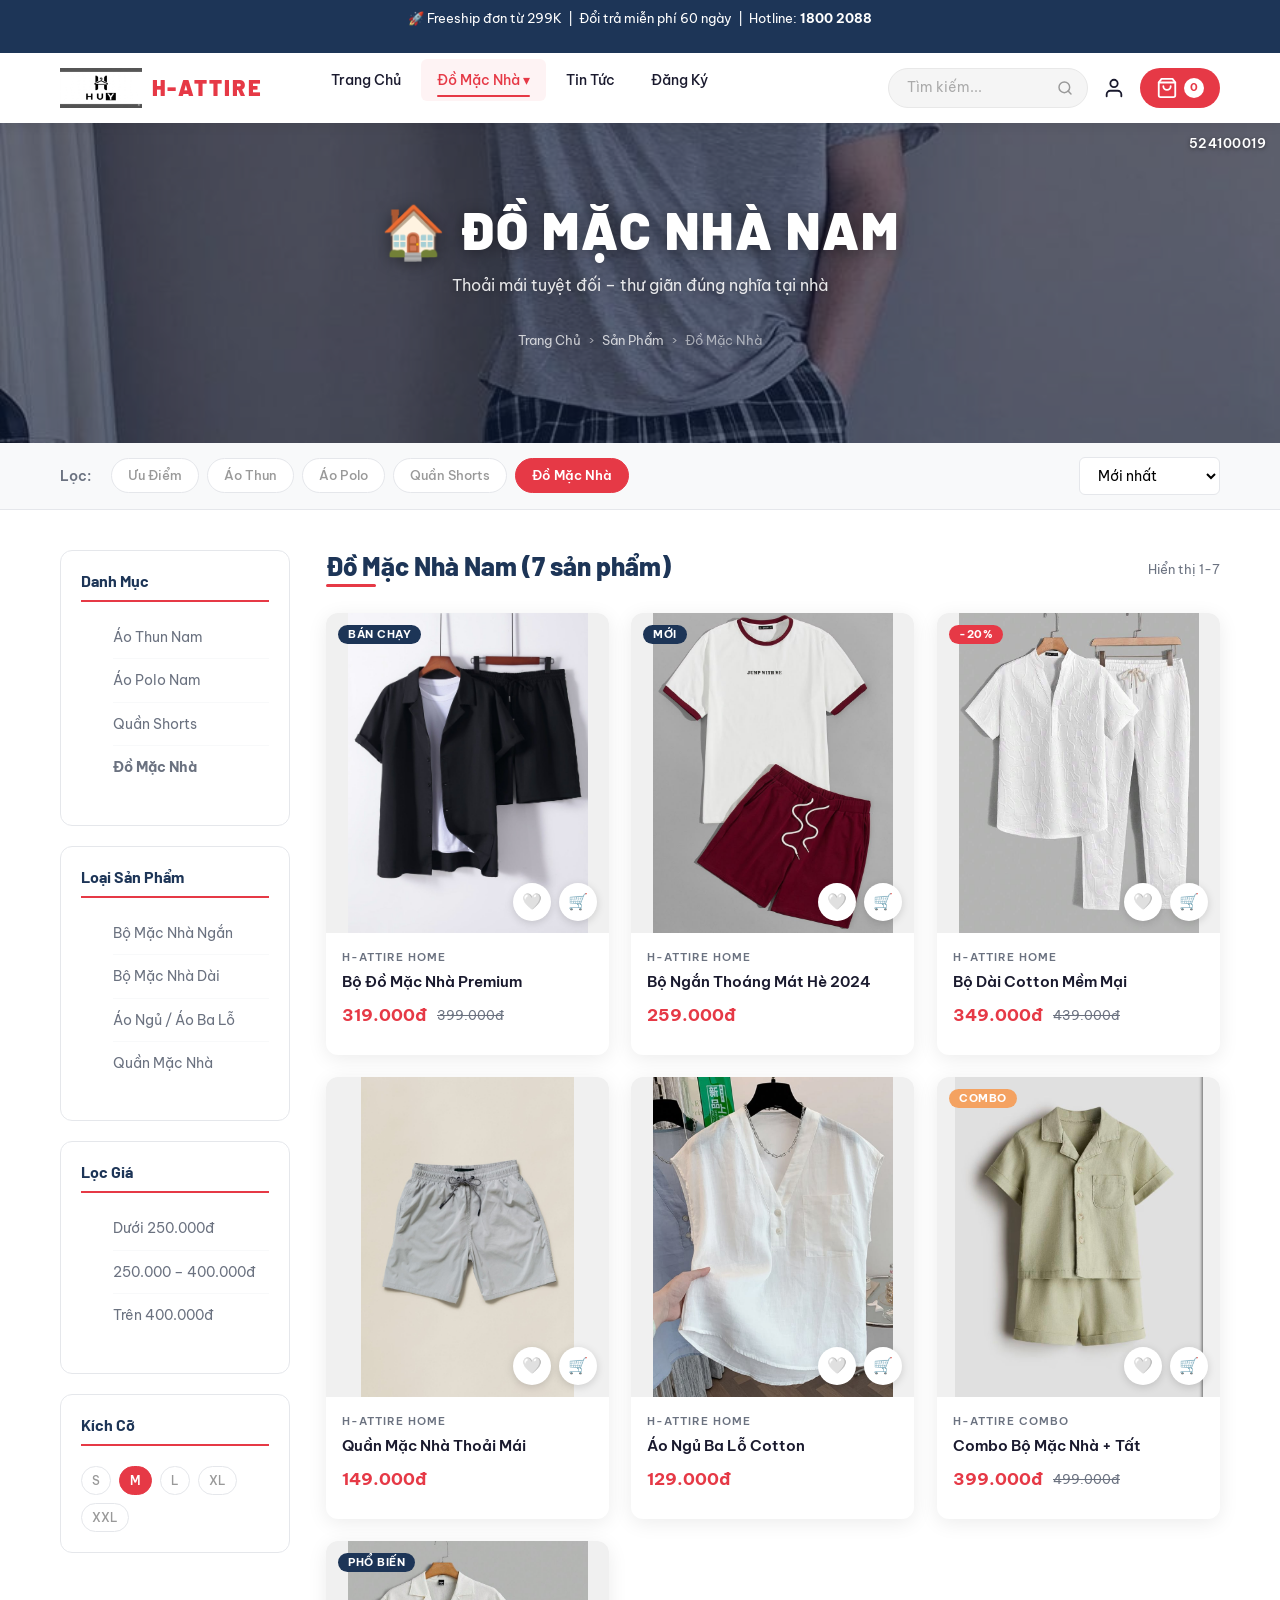
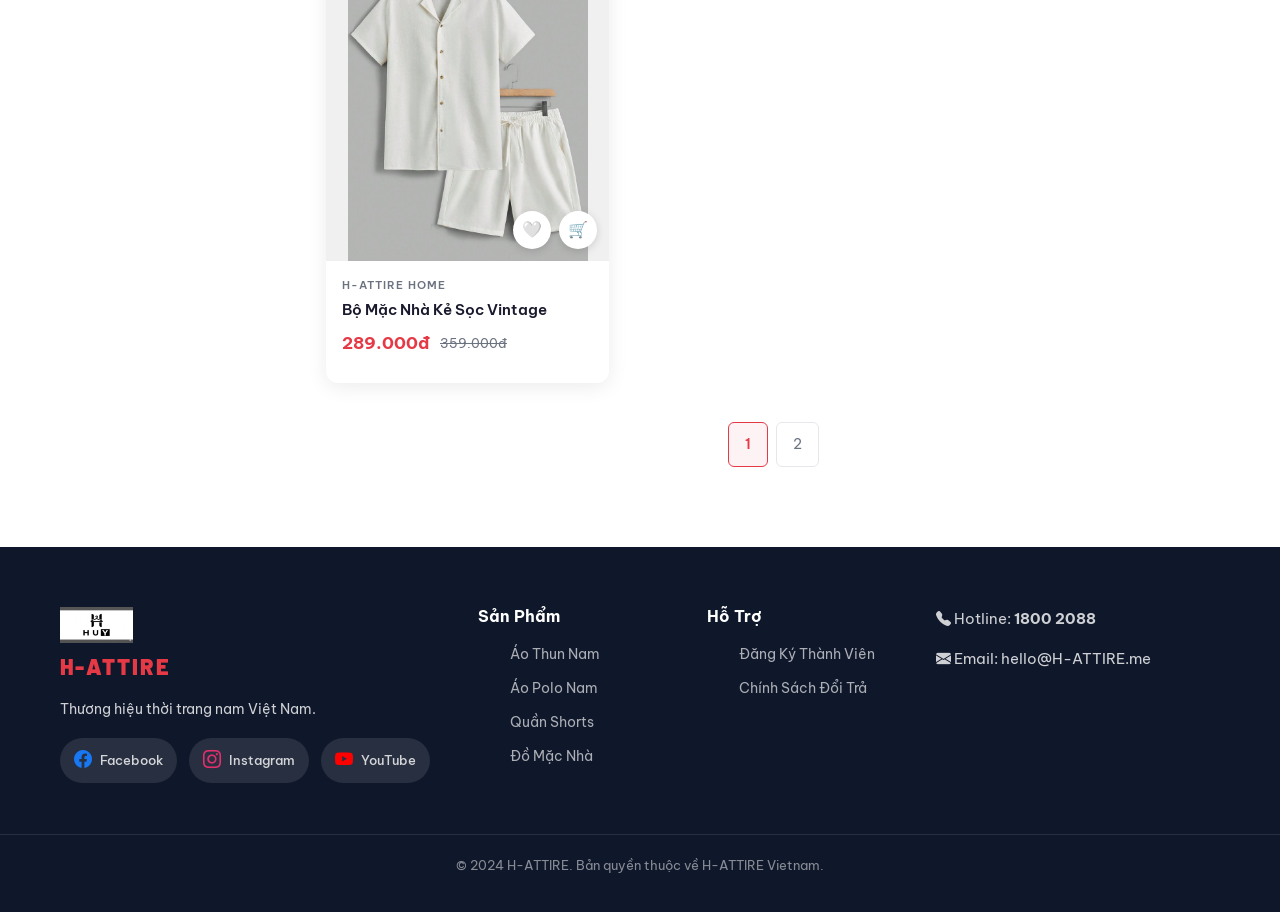
<file: domacnha.html>
<!DOCTYPE html>
<html lang="vi">
<head>
  <meta charset="UTF-8"/>
  <meta name="viewport" content="width=device-width, initial-scale=1.0"/>
  <title>Đồ Mặc Nhà Nam - H-ATTIRE</title>
  <link rel="icon" type="image/jpeg" href="anh/b0e6f4a6-db15-4e68-9e41-545df99f1781.jpeg"/>
  <link rel="stylesheet" href="https://cdn.jsdelivr.net/npm/bootstrap@5.3.3/dist/css/bootstrap.min.css">
  <link rel="stylesheet" href="https://cdn.jsdelivr.net/npm/bootstrap-icons@1.11.3/font/bootstrap-icons.min.css">
  <link rel="stylesheet" href="css/style.css"/>
  <link href="https://fonts.googleapis.com/css2?family=Barlow:wght@400;500;600;700;900&family=Be+Vietnam+Pro:wght@300;400;500;600;700&display=swap" rel="stylesheet"/>
</head>
<body>

<header class="header">
  <div class="header-top">
    <div class="container">
      <p>🚀 Freeship đơn từ 299K &nbsp;|&nbsp; Đổi trả miễn phí 60 ngày &nbsp;|&nbsp; Hotline: <strong>1800 2088</strong></p>
    </div>
  </div>
  <div class="header-main">
    <div class="container header-inner">
      <a href="index.html" class="logo">
        <img src="anh/b0e6f4a6-db15-4e68-9e41-545df99f1781.jpeg" alt="H-ATTIRE Logo" class="logo-img"/>
        <span class="logo-text">H-ATTIRE</span>
      </a>
      <nav class="navbar">
        <ul class="nav-list">
          <li><a href="index.html">Trang Chủ</a></li>
          <li class="has-dropdown">
            <a href="sanpham.html" class="active">Đồ Mặc Nhà ▾</a>
            <ul class="dropdown">
              <li><a href="aothun.html">Áo Thun</a></li>
              <li><a href="aopolo.html">Áo Polo</a></li>
              <li><a href="quanshorts.html">Quần Shorts</a></li>
              <li><a href="domacnha.html" class="active">Đồ Mặc Nhà</a></li>
            </ul>
          </li>
          <li><a href="tintuc.html">Tin Tức</a></li>
          <li><a href="dangky.html">Đăng Ký</a></li>

        </ul>
      </nav>
      <div class="header-actions">
        <div class="header-search">
          <input id="header-search-input" type="text" class="header-search-input"
            placeholder="Tìm kiếm..." autocomplete="off"/>
          <button class="header-search-icon" title="Tìm kiếm">
            <svg width="16" height="16" viewBox="0 0 24 24" fill="none" stroke="currentColor" stroke-width="2.2" stroke-linecap="round" stroke-linejoin="round"><circle cx="11" cy="11" r="8"/><line x1="21" y1="21" x2="16.65" y2="16.65"/></svg>
          </button>
        </div>
        <a href="dangky.html" class="icon-btn" title="Tài khoản">
          <svg width="22" height="22" viewBox="0 0 24 24" fill="none" stroke="currentColor" stroke-width="2" stroke-linecap="round" stroke-linejoin="round"><path d="M20 21v-2a4 4 0 0 0-4-4H8a4 4 0 0 0-4 4v2"/><circle cx="12" cy="7" r="4"/></svg>
        </a>
        <a href="giohang.html" class="icon-btn cart-btn" title="Giỏ hàng">
          <svg width="22" height="22" viewBox="0 0 24 24" fill="none" stroke="currentColor" stroke-width="2" stroke-linecap="round" stroke-linejoin="round"><path d="M6 2L3 6v14a2 2 0 0 0 2 2h14a2 2 0 0 0 2-2V6l-3-4z"/><line x1="3" y1="6" x2="21" y2="6"/><path d="M16 10a4 4 0 0 1-8 0"/></svg>
          <span class="cart-count" id="cart-count">0</span>
        </a>
      </div>
    </div>
  </div>
</header>

<section class="page-hero hero-domacnha">
  <div class="banner-id">524100019</div>
  <h1>🏠 Đồ Mặc Nhà Nam</h1>
  <p>Thoải mái tuyệt đối – thư giãn đúng nghĩa tại nhà</p>
  <div class="breadcrumb">
    <a href="index.html">Trang Chủ</a><span>›</span>
    <a href="sanpham.html">Sản Phẩm</a><span>›</span>
    <span>Đồ Mặc Nhà</span>
  </div>
</section>

<div class="filter-bar">
  <div class="container filter-inner">
    <span class="filter-label">Lọc:</span>
    <div class="filter-tags">
      <a href="sanpham.html" class="filter-tag">Ưu Điểm</a>
      <a href="aothun.html" class="filter-tag">Áo Thun</a>
      <a href="aopolo.html" class="filter-tag">Áo Polo</a>
      <a href="quanshorts.html" class="filter-tag">Quần Shorts</a>
      <a href="domacnha.html" class="filter-tag active">Đồ Mặc Nhà</a>
    </div>
    <select class="sort-select" title="Sắp xếp sản phẩm" aria-label="Sắp xếp sản phẩm">
      <option>Mới nhất</option>
      <option>Giá tăng dần</option>
      <option>Giá giảm dần</option>
    </select>
  </div>
</div>

<main class="container">
  <div class="products-layout">
    <aside class="sidebar">
      <div class="sidebar-box">
        <h3>Danh Mục</h3>
        <ul class="sidebar-list">
          <li><a href="aothun.html">Áo Thun Nam</a></li>
          <li><a href="aopolo.html">Áo Polo Nam</a></li>
          <li><a href="quanshorts.html">Quần Shorts</a></li>
          <li><a href="domacnha.html" class="sidebar-link-active">Đồ Mặc Nhà</a></li>
        </ul>
      </div>
      <div class="sidebar-box">
        <h3>Loại Sản Phẩm</h3>
        <ul class="sidebar-list">
          <li><a href="#">Bộ Mặc Nhà Ngắn</a></li>
          <li><a href="#">Bộ Mặc Nhà Dài</a></li>
          <li><a href="#">Áo Ngủ / Áo Ba Lỗ</a></li>
          <li><a href="#">Quần Mặc Nhà</a></li>
        </ul>
      </div>
      <div class="sidebar-box">
        <h3>Lọc Giá</h3>
        <ul class="sidebar-list">
          <li><a href="#">Dưới 250.000đ</a></li>
          <li><a href="#">250.000 – 400.000đ</a></li>
          <li><a href="#">Trên 400.000đ</a></li>
        </ul>
      </div>
      <div class="sidebar-box">
        <h3>Kích Cỡ</h3>
        <div class="tags-grid">
          <span class="filter-tag filter-tag-sm">S</span>
          <span class="filter-tag filter-tag-sm active">M</span>
          <span class="filter-tag filter-tag-sm">L</span>
          <span class="filter-tag filter-tag-sm">XL</span>
          <span class="filter-tag filter-tag-sm">XXL</span>
        </div>
      </div>
    </aside>
    <div>
      <div class="section-header">
        <h2>Đồ Mặc Nhà Nam (7 sản phẩm)</h2>
        <span class="results-count">Hiển thị 1-7</span>
      </div>
      <div class="products-grid-3">

        <!-- Sản phẩm 1 -->
        <div class="product-card">
          <div class="product-img-wrap">
            <img src="anh/9e86e8bcdc7a0db1175fdc00963469cd.jpg" alt="Bộ Mặc Nhà Premium" class="product-img"/>
            <span class="badge">Bán Chạy</span>
            <div class="product-actions">
              <a href="#" class="act-btn">🤍</a>
              <a href="#" class="act-btn" data-bs-toggle="offcanvas" data-bs-target="#miniCart">🛒</a>
            </div>
          </div>
          <div class="product-info">
            <p class="product-brand">H-ATTIRE Home</p>
            <h4 class="product-name">Bộ Đồ Mặc Nhà Premium</h4>
            <div class="product-price">
              <span class="price-new">319.000đ</span>
              <span class="price-old">399.000đ</span>
            </div>
          </div>
        </div>

        <!-- Sản phẩm 2 -->
        <div class="product-card">
          <div class="product-img-wrap">
            <img src="anh/a08467e8e1c6a3f720dc711921149531.jpg" alt="Bộ Ngắn Thoáng Mát" class="product-img"/>
            <span class="badge">Mới</span>
            <div class="product-actions">
              <a href="#" class="act-btn">🤍</a>
              <a href="#" class="act-btn" data-bs-toggle="offcanvas" data-bs-target="#miniCart">🛒</a>
            </div>
          </div>
          <div class="product-info">
            <p class="product-brand">H-ATTIRE Home</p>
            <h4 class="product-name">Bộ Ngắn Thoáng Mát Hè 2024</h4>
            <div class="product-price">
              <span class="price-new">259.000đ</span>
            </div>
          </div>
        </div>

        <!-- Sản phẩm 3 -->
        <div class="product-card">
          <div class="product-img-wrap">
            <img src="anh/00b1ced62f42e749bdf8fcb05696987b.jpg" alt="Bộ Dài Cotton" class="product-img"/>
            <span class="badge badge-sale">-20%</span>
            <div class="product-actions">
              <a href="#" class="act-btn">🤍</a>
              <a href="#" class="act-btn" data-bs-toggle="offcanvas" data-bs-target="#miniCart">🛒</a>
            </div>
          </div>
          <div class="product-info">
            <p class="product-brand">H-ATTIRE Home</p>
            <h4 class="product-name">Bộ Dài Cotton Mềm Mại</h4>
            <div class="product-price">
              <span class="price-new">349.000đ</span>
              <span class="price-old">439.000đ</span>
            </div>
          </div>
        </div>

        <!-- Sản phẩm 4 -->
        <div class="product-card">
          <div class="product-img-wrap">
            <img src="anh/1ffce5edbce8b031192077541383f5fa.jpg" alt="Quần Mặc Nhà" class="product-img"/>
            <div class="product-actions">
              <a href="#" class="act-btn">🤍</a>
              <a href="#" class="act-btn" data-bs-toggle="offcanvas" data-bs-target="#miniCart">🛒</a>
            </div>
          </div>
          <div class="product-info">
            <p class="product-brand">H-ATTIRE Home</p>
            <h4 class="product-name">Quần Mặc Nhà Thoải Mái</h4>
            <div class="product-price">
              <span class="price-new">149.000đ</span>
            </div>
          </div>
        </div>

        <!-- Sản phẩm 5 -->
        <div class="product-card">
          <div class="product-img-wrap">
            <img src="anh/3885048773ad02d9426f45ba56f824c1.jpg" alt="Áo Ngủ Cotton" class="product-img"/>
            <div class="product-actions">
              <a href="#" class="act-btn">🤍</a>
              <a href="#" class="act-btn" data-bs-toggle="offcanvas" data-bs-target="#miniCart">🛒</a>
            </div>
          </div>
          <div class="product-info">
            <p class="product-brand">H-ATTIRE Home</p>
            <h4 class="product-name">Áo Ngủ Ba Lỗ Cotton</h4>
            <div class="product-price">
              <span class="price-new">129.000đ</span>
            </div>
          </div>
        </div>

        <!-- Sản phẩm 6 -->
        <div class="product-card">
          <div class="product-img-wrap">
            <img src="anh/9a85ab0def814385587ece71da0f6afd.jpg" alt="Combo Mặc Nhà" class="product-img"/>
            <span class="badge badge-accent">Combo</span>
            <div class="product-actions">
              <a href="#" class="act-btn">🤍</a>
              <a href="#" class="act-btn" data-bs-toggle="offcanvas" data-bs-target="#miniCart">🛒</a>
            </div>
          </div>
          <div class="product-info">
            <p class="product-brand">H-ATTIRE Combo</p>
            <h4 class="product-name">Combo Bộ Mặc Nhà + Tất</h4>
            <div class="product-price">
              <span class="price-new">399.000đ</span>
              <span class="price-old">499.000đ</span>
            </div>
          </div>
        </div>

        <!-- Sản phẩm 7 -->
        <div class="product-card">
          <div class="product-img-wrap">
            <img src="anh/do mac nha.jpg" alt="Đồ Mặc Nhà Kẻ Sọc" class="product-img"/>
            <span class="badge">Phổ Biến</span>
            <div class="product-actions">
              <a href="#" class="act-btn">🤍</a>
              <a href="#" class="act-btn" data-bs-toggle="offcanvas" data-bs-target="#miniCart">🛒</a>
            </div>
          </div>
          <div class="product-info">
            <p class="product-brand">H-ATTIRE Home</p>
            <h4 class="product-name">Bộ Mặc Nhà Kẻ Sọc Vintage</h4>
            <div class="product-price">
              <span class="price-new">289.000đ</span>
              <span class="price-old">359.000đ</span>
            </div>
          </div>
        </div>

      </div>
      <div class="pagination">
        <a href="#" class="page-link page-link-active">1</a>
        <a href="#" class="page-link">2</a>
      </div>
    </div>
  </div>
</main>

<footer class="footer">
  <div class="container footer-grid">
    <div class="footer-col">
      <img src="anh/b0e6f4a6-db15-4e68-9e41-545df99f1781.jpeg" alt="H-ATTIRE" class="footer-logo"/>
      <span class="footer-logo-text">H-ATTIRE</span>
      <p>Thương hiệu thời trang nam Việt Nam.</p>
      <div class="footer-social">
        <a href="https://facebook.com" target="_blank" rel="noopener noreferrer" class="social-link">
          <i class="bi bi-facebook"></i> Facebook
        </a>
        <a href="https://instagram.com" target="_blank" rel="noopener noreferrer" class="social-link">
          <i class="bi bi-instagram"></i> Instagram
        </a>
        <a href="https://youtube.com" target="_blank" rel="noopener noreferrer" class="social-link">
          <i class="bi bi-youtube"></i> YouTube
        </a>
      </div>
    </div>
    <div class="footer-col">
      <h4>Sản Phẩm</h4>
      <ul>
        <li><a href="aothun.html">Áo Thun Nam</a></li>
        <li><a href="aopolo.html">Áo Polo Nam</a></li>
        <li><a href="quanshorts.html">Quần Shorts</a></li>
        <li><a href="domacnha.html">Đồ Mặc Nhà</a></li>
      </ul>
    </div>
    <div class="footer-col">
      <h4>Hỗ Trợ</h4>
      <ul>
        <li><a href="dangky.html">Đăng Ký Thành Viên</a></li>
        <li><a href="#">Chính Sách Đổi Trả</a></li>

      </ul>
    </div>
    <div class="footer-contact">
      <p class="contact-line">
        <i class="bi bi-telephone-fill contact-icon contact-phone"></i>
        <span>Hotline: <strong>1800 2088</strong></span>
      </p>
      <p class="contact-line">
        <i class="bi bi-envelope-fill contact-icon contact-email"></i>
        <span>Email: hello@H-ATTIRE.me</span>
      </p>
    </div>
  </div>
  <div class="footer-bottom">
    <div class="container"><p>© 2024 H-ATTIRE. Bản quyền thuộc về H-ATTIRE Vietnam.</p></div>
  </div>
</footer>

<!-- ===== MINI CART OFFCANVAS ===== -->
<div class="offcanvas offcanvas-end" tabindex="-1" id="miniCart" aria-labelledby="miniCartLabel">
  <div class="offcanvas-header mc-header">
    <h5 class="offcanvas-title" id="miniCartLabel">🛒 Giỏ Hàng Của Bạn</h5>
    <button type="button" class="btn-close" data-bs-dismiss="offcanvas" aria-label="Đóng"></button>
  </div>
  <div class="offcanvas-body mc-body">
    <div class="mc-item">
      <img src="anh/9e86e8bcdc7a0db1175fdc00963469cd.jpg" alt="Bộ Mặc Nhà Premium" class="mc-img"/>
      <div class="mc-info">
        <p class="mc-name">Bộ Đồ Mặc Nhà Premium</p>
        <p class="mc-brand">H-ATTIRE Home</p>
        <div class="mc-row"><span class="mc-price">319.000đ</span><span class="mc-qty">x1</span></div>
      </div>
    </div>
    <div class="mc-item">
      <img src="anh/a08467e8e1c6a3f720dc711921149531.jpg" alt="Bộ Ngắn Thoáng Mát" class="mc-img"/>
      <div class="mc-info">
        <p class="mc-name">Bộ Ngắn Thoáng Mát Hè 2024</p>
        <p class="mc-brand">H-ATTIRE Home</p>
        <div class="mc-row"><span class="mc-price">259.000đ</span><span class="mc-qty">x1</span></div>
      </div>
    </div>
    <div class="mc-divider"></div>
    <div class="mc-total">
      <span>Tạm tính:</span>
      <span class="mc-total-price">578.000đ</span>
    </div>
    <a href="giohang.html" class="mc-btn-checkout">Thanh Toán Ngay →</a>
    <button type="button" class="mc-btn-continue" data-bs-dismiss="offcanvas">← Tiếp Tục Mua Sắm</button>
  </div>
</div>

<script src="https://cdn.jsdelivr.net/npm/bootstrap@5.3.3/dist/js/bootstrap.bundle.min.js"></script>
</body>
</html>
</file>
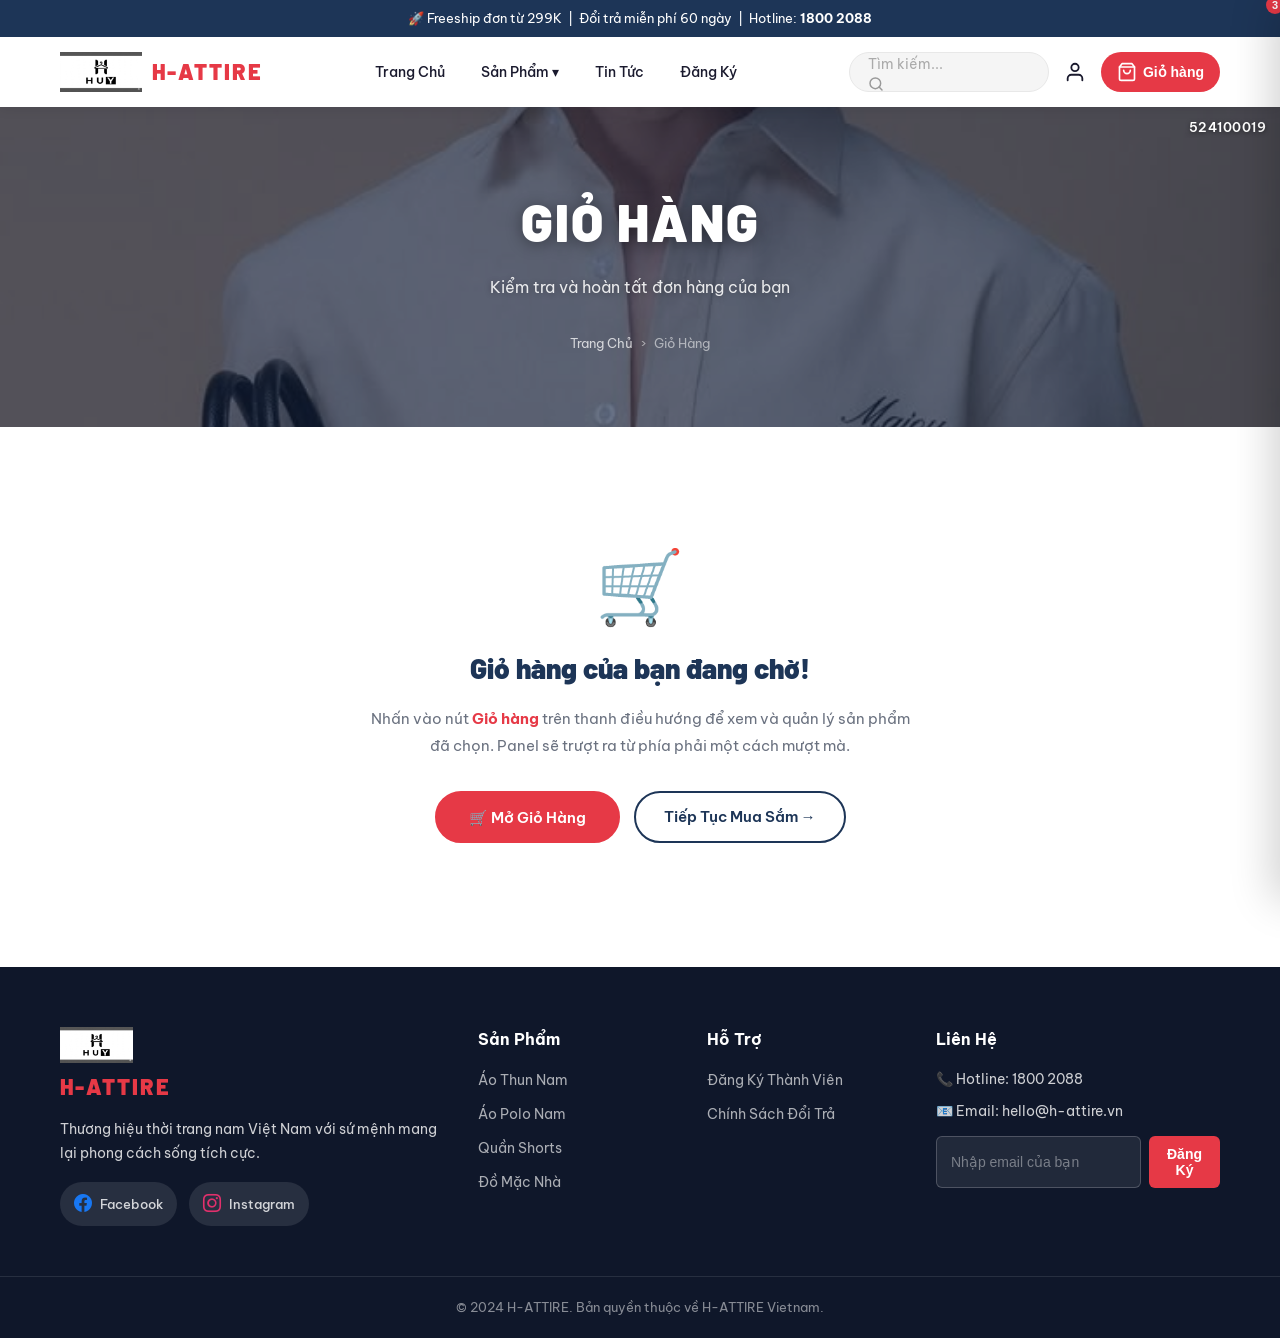
<file: giohang.html>
<!DOCTYPE html>
<html lang="vi">
<head>
  <meta charset="UTF-8"/>
  <meta name="viewport" content="width=device-width, initial-scale=1.0"/>
  <title>Giỏ Hàng - H-ATTIRE</title>
  <link rel="icon" type="image/jpeg" href="anh/b0e6f4a6-db15-4e68-9e41-545df99f1781.jpeg"/>
  <link rel="stylesheet" href="https://cdn.jsdelivr.net/npm/bootstrap-icons@1.11.3/font/bootstrap-icons.min.css">
  <link rel="stylesheet" href="css/style.css"/>
  <link href="https://fonts.googleapis.com/css2?family=Barlow:wght@400;500;600;700;900&family=Be+Vietnam+Pro:wght@300;400;500;600;700&display=swap" rel="stylesheet"/>
  <style>
    .cart-overlay { position:fixed; inset:0; background:rgba(0,0,0,0.45); z-index:2000; opacity:0; visibility:hidden; transition:opacity 0.38s cubic-bezier(0.22,1,0.36,1), visibility 0.38s; }
    .cart-overlay.open { opacity:1; visibility:visible; }
    .cart-drawer { position:fixed; top:0; right:0; bottom:0; width:440px; max-width:100vw; background:#fff; z-index:2001; display:flex; flex-direction:column; transform:translateX(100%); transition:transform 0.42s cubic-bezier(0.22,1,0.36,1); box-shadow:-8px 0 40px rgba(0,0,0,0.18); }
    .cart-drawer.open { transform:translateX(0); }
    .cd-head { display:flex; align-items:center; gap:12px; padding:20px 24px; border-bottom:1px solid #eee; flex-shrink:0; }
    .cd-head-icon { font-size:22px; color:#1a1a1a; }
    .cd-head h2 { flex:1; font-family:'Barlow',sans-serif; font-size:16px; font-weight:800; letter-spacing:0.12em; text-transform:uppercase; color:#1a1a1a; margin:0; }
    .cd-close { background:none; border:none; cursor:pointer; font-size:22px; color:#888; line-height:1; padding:4px; transition:color 0.2s,transform 0.2s; }
    .cd-close:hover { color:#1a1a1a; transform:rotate(90deg); }
    .cd-empty { flex:1; display:flex; flex-direction:column; align-items:center; justify-content:center; padding:40px 24px; text-align:center; }
    .cd-empty-notice { width:100%; padding:16px 20px; background:#fdf8e7; border:1px solid #f0e5a0; color:#7a6300; font-size:13.5px; text-align:center; margin:20px 0 0; }
    .cd-items { flex:1; overflow-y:auto; padding:16px 24px; }
    .cd-items::-webkit-scrollbar { width:4px; }
    .cd-items::-webkit-scrollbar-thumb { background:#ddd; border-radius:4px; }
    .cd-item { display:flex; gap:14px; padding:16px 0; border-bottom:1px solid #f0f0f0; animation:itemSlideIn 0.3s cubic-bezier(0.22,1,0.36,1) both; }
    @keyframes itemSlideIn { from { opacity:0; transform:translateX(20px); } to { opacity:1; transform:translateX(0); } }
    .cd-item-img { width:80px; height:80px; flex-shrink:0; object-fit:cover; background:#f5f5f5; border-radius:4px; }
    .cd-item-img-ph { width:80px; height:80px; flex-shrink:0; background:linear-gradient(135deg,#f0f0f0,#e5e5e5); border-radius:4px; display:flex; align-items:center; justify-content:center; font-size:28px; }
    .cd-item-body { flex:1; min-width:0; }
    .cd-item-brand { font-size:10px; font-weight:700; letter-spacing:0.1em; text-transform:uppercase; color:#999; margin-bottom:3px; }
    .cd-item-name { font-size:14px; font-weight:600; color:#1a1a1a; margin-bottom:4px; line-height:1.4; white-space:nowrap; overflow:hidden; text-overflow:ellipsis; }
    .cd-item-price { font-size:14px; font-weight:700; color:#e63946; margin-bottom:10px; }
    .cd-qty { display:inline-flex; align-items:center; border:1.5px solid #ddd; border-radius:3px; overflow:hidden; }
    .cd-qty-btn { width:30px; height:30px; background:#f8f8f8; border:none; cursor:pointer; font-size:16px; font-weight:600; color:#333; display:flex; align-items:center; justify-content:center; transition:background 0.2s,color 0.2s; }
    .cd-qty-btn:hover { background:#1a1a1a; color:#fff; }
    .cd-qty-val { width:36px; text-align:center; font-size:14px; font-weight:700; border:none; outline:none; background:#fff; color:#1a1a1a; }
    .cd-item-remove { background:none; border:none; cursor:pointer; color:#bbb; font-size:18px; padding:4px; align-self:flex-start; transition:color 0.2s; flex-shrink:0; }
    .cd-item-remove:hover { color:#e63946; }
    .cd-foot { padding:20px 24px; border-top:1px solid #eee; flex-shrink:0; background:#fff; }
    .cd-summary-row { display:flex; justify-content:space-between; font-size:13.5px; color:#555; padding:5px 0; }
    .cd-summary-row.total { font-size:15px; font-weight:800; color:#1a1a1a; border-top:1.5px solid #1a1a1a; margin-top:8px; padding-top:14px; }
    .cd-checkout { display:block; width:100%; margin-top:16px; padding:15px; background:#1a1a1a; color:#fff; border:none; cursor:pointer; font-size:13px; font-weight:700; letter-spacing:0.12em; text-transform:uppercase; text-align:center; transition:background 0.25s,transform 0.2s,box-shadow 0.25s; text-decoration:none; }
    .cd-checkout:hover { background:#333; transform:translateY(-2px); box-shadow:0 6px 20px rgba(0,0,0,0.2); }
    .cd-continue { display:block; text-align:center; margin-top:12px; font-size:13px; color:#888; text-decoration:underline; text-underline-offset:3px; cursor:pointer; background:none; border:none; width:100%; transition:color 0.2s; }
    .cd-continue:hover { color:#1a1a1a; }
    .cart-badge { position:absolute; top:-4px; right:-4px; background:#e63946; color:#fff; border-radius:50%; width:18px; height:18px; font-size:11px; font-weight:700; display:flex; align-items:center; justify-content:center; opacity:0; transform:scale(0); transition:opacity 0.25s,transform 0.25s cubic-bezier(0.34,1.56,0.64,1); }
    .cart-badge.visible { opacity:1; transform:scale(1); }
    .cart-icon-wrap { position:relative; }
    @media (max-width:480px) { .cart-drawer { width:100vw; } }
  </style>
</head>
<body>

<!-- ===== CART OVERLAY ===== -->
<div class="cart-overlay" id="cartOverlay" onclick="closeCart()"></div>

<!-- ===== CART DRAWER ===== -->
<div class="cart-drawer" id="cartDrawer">
  <div class="cd-head">
    <i class="bi bi-bag cd-head-icon"></i>
    <h2>Giỏ Hàng</h2>
    <button class="cd-close" onclick="closeCart()" title="Đóng">✕</button>
  </div>
  <div class="cd-items" id="cdItems"></div>
  <div id="cdEmpty" class="cd-empty-wrap">
    <div class="cd-empty-notice">Chưa có sản phẩm nào trong giỏ hàng</div>
  </div>
  <div class="cd-foot">
    <div class="cd-summary-row"><span>Tổng tiền hàng</span><span id="cdSubtotal">0</span></div>
    <div class="cd-summary-row"><span>Phí vận chuyển</span><span id="cdShip">0</span></div>
    <div class="cd-summary-row"><span>Giảm giá</span><span>0</span></div>
    <div class="cd-summary-row total"><span>Tổng đơn hàng</span><span id="cdTotal">0</span></div>
    <button class="cd-checkout">Thanh Toán</button>
    <button class="cd-continue" onclick="closeCart()">← Tiếp tục mua sắm</button>
  </div>
</div>

<!-- ===== HEADER ===== -->
<header class="header">
  <div class="header-top"><div class="container">
    <p>🚀 Freeship đơn từ 299K &nbsp;|&nbsp; Đổi trả miễn phí 60 ngày &nbsp;|&nbsp; Hotline: <strong>1800 2088</strong></p>
  </div></div>
  <div class="header-main"><div class="container header-inner">
    <a href="index.html" class="logo">
      <img src="anh/b0e6f4a6-db15-4e68-9e41-545df99f1781.jpeg" alt="H-ATTIRE Logo" class="logo-img"/>
      <span class="logo-text">H-ATTIRE</span>
    </a>
    <nav class="navbar"><ul class="nav-list">
      <li><a href="index.html">Trang Chủ</a></li>
      <li class="has-dropdown">
        <a href="sanpham.html">Sản Phẩm ▾</a>
        <ul class="dropdown">
          <li><a href="aothun.html">Áo Thun</a></li>
          <li><a href="aopolo.html">Áo Polo</a></li>
          <li><a href="quanshorts.html">Quần Shorts</a></li>
          <li><a href="domacnha.html">Đồ Mặc Nhà</a></li>
        </ul>
      </li>
      <li><a href="tintuc.html">Tin Tức</a></li>
      <li><a href="dangky.html">Đăng Ký</a></li>

    </ul></nav>
    <div class="header-actions">
      <div class="header-search">
        <form action="sanpham.html" method="get">
          <input type="text" name="q" class="header-search-input" placeholder="Tìm kiếm..." autocomplete="off"/>
          <button type="submit" class="header-search-icon" title="Tìm kiếm" aria-label="Tìm kiếm">
            <svg width="16" height="16" viewBox="0 0 24 24" fill="none" stroke="currentColor" stroke-width="2.2" stroke-linecap="round" stroke-linejoin="round"><circle cx="11" cy="11" r="8"/><line x1="21" y1="21" x2="16.65" y2="16.65"/></svg>
          </button>
        </form>
      </div>
      <a href="dangky.html" class="icon-btn" title="Tài khoản">
        <svg width="22" height="22" viewBox="0 0 24 24" fill="none" stroke="currentColor" stroke-width="2" stroke-linecap="round" stroke-linejoin="round"><path d="M20 21v-2a4 4 0 0 0-4-4H8a4 4 0 0 0-4 4v2"/><circle cx="12" cy="7" r="4"/></svg>
      </a>
      <button onclick="openCart()" class="cart-btn" id="cartBtn" title="Giỏ hàng">
        <svg width="20" height="20" viewBox="0 0 24 24" fill="none" stroke="currentColor" stroke-width="2" stroke-linecap="round" stroke-linejoin="round"><path d="M6 2L3 6v14a2 2 0 0 0 2 2h14a2 2 0 0 0 2-2V6l-3-4z"/><line x1="3" y1="6" x2="21" y2="6"/><path d="M16 10a4 4 0 0 1-8 0"/></svg>
        <span id="cartBadgeLabel">Giỏ hàng</span>
        <span class="cart-badge" id="cartBadge">0</span>
      </button>
    </div>
  </div></div>
</header>

<!-- ===== PAGE HERO ===== -->
<section class="page-hero hero-giohang">
  <div class="banner-id">524100019</div>
  <h1>Giỏ Hàng</h1>
  <p>Kiểm tra và hoàn tất đơn hàng của bạn</p>
  <div class="breadcrumb">
    <a href="index.html">Trang Chủ</a><span>›</span>
    <span>Giỏ Hàng</span>
  </div>
</section>

<!-- ===== MAIN ===== -->
<main class="container cart-empty-main">
  <div class="cart-empty-inner">
    <div class="cart-empty-icon">🛒</div>
    <h2 class="cart-empty-title">Giỏ hàng của bạn đang chờ!</h2>
    <p class="cart-empty-desc">
      Nhấn vào nút <strong class="text-primary">Giỏ hàng</strong> trên thanh điều hướng để xem và quản lý sản phẩm đã chọn. Panel sẽ trượt ra từ phía phải một cách mượt mà.
    </p>
    <div class="cart-empty-actions">
      <button onclick="openCart()" class="btn btn-primary btn-lg">🛒 Mở Giỏ Hàng</button>
      <a href="sanpham.html" class="btn btn-outline">Tiếp Tục Mua Sắm →</a>
    </div>
  </div>
</main>

<!-- ===== FOOTER ===== -->
<footer class="footer"><div class="container footer-grid">
  <div class="footer-col">
    <img src="anh/b0e6f4a6-db15-4e68-9e41-545df99f1781.jpeg" alt="H-ATTIRE" class="footer-logo"/>
    <span class="footer-logo-text">H-ATTIRE</span>
    <p>Thương hiệu thời trang nam Việt Nam với sứ mệnh mang lại phong cách sống tích cực.</p>
    <div class="footer-social">
      <a href="https://facebook.com" target="_blank" rel="noopener noreferrer" class="social-link"><i class="bi bi-facebook"></i> Facebook</a>
      <a href="https://instagram.com" target="_blank" rel="noopener noreferrer" class="social-link"><i class="bi bi-instagram"></i> Instagram</a>
    </div>
  </div>
  <div class="footer-col">
    <h4>Sản Phẩm</h4>
    <ul>
      <li><a href="aothun.html">Áo Thun Nam</a></li>
      <li><a href="aopolo.html">Áo Polo Nam</a></li>
      <li><a href="quanshorts.html">Quần Shorts</a></li>
      <li><a href="domacnha.html">Đồ Mặc Nhà</a></li>
    </ul>
  </div>
  <div class="footer-col">
    <h4>Hỗ Trợ</h4>
    <ul>
      <li><a href="dangky.html">Đăng Ký Thành Viên</a></li>
      <li><a href="#">Chính Sách Đổi Trả</a></li>

    </ul>
  </div>
  <div class="footer-col">
    <h4>Liên Hệ</h4>
    <p>📞 Hotline: 1800 2088</p>
    <p>📧 Email: hello@h-attire.vn</p>
    <div class="newsletter">
      <input type="email" placeholder="Nhập email của bạn"/>
      <button>Đăng Ký</button>
    </div>
  </div>
</div>
<div class="footer-bottom"><div class="container"><p>© 2024 H-ATTIRE. Bản quyền thuộc về H-ATTIRE Vietnam.</p></div></div>
</footer>

<script>
  const SAMPLE_ITEMS = [
    { id: 1, name: 'Áo Thun Cotton Basic', brand: 'H-ATTIRE Basic', price: 189000, qty: 2, img: 'anh/aothuntrang.jpg' },
    { id: 2, name: 'Áo Polo Pique Cao Cấp', brand: 'H-ATTIRE Polo', price: 279000, qty: 1, img: 'anh/aopolo cao cap.jpg' },
  ];
  let cartItems = JSON.parse(localStorage.getItem('hattire_cart') || 'null') || SAMPLE_ITEMS;
  function saveCart() { localStorage.setItem('hattire_cart', JSON.stringify(cartItems)); }
  function fmt(n) { return n.toLocaleString('vi-VN') + 'đ'; }
  function renderCart() {
    const list = document.getElementById('cdItems');
    const empty = document.getElementById('cdEmpty');
    const subtotalEl = document.getElementById('cdSubtotal');
    const shipEl = document.getElementById('cdShip');
    const totalEl = document.getElementById('cdTotal');
    const badge = document.getElementById('cartBadge');
    list.innerHTML = '';
    if (!cartItems.length) {
      list.style.display = 'none'; empty.style.display = 'block';
      subtotalEl.textContent = '0'; shipEl.textContent = '0'; totalEl.textContent = '0';
      badge.classList.remove('visible'); return;
    }
    list.style.display = 'block'; empty.style.display = 'none';
    let subtotal = 0;
    cartItems.forEach((item, idx) => {
      subtotal += item.price * item.qty;
      const div = document.createElement('div');
      div.className = 'cd-item';
      div.style.animationDelay = (idx * 0.06) + 's';
      div.innerHTML = `
        <div class="cd-item-img-ph">👕</div>
        <div class="cd-item-body">
          <div class="cd-item-brand">${item.brand}</div>
          <div class="cd-item-name">${item.name}</div>
          <div class="cd-item-price">${fmt(item.price)}</div>
          <div class="cd-qty">
            <button class="cd-qty-btn" onclick="changeQty(${item.id},-1)">−</button>
            <input class="cd-qty-val" type="text" value="${item.qty}" readonly/>
            <button class="cd-qty-btn" onclick="changeQty(${item.id},1)">+</button>
          </div>
        </div>
        <button class="cd-item-remove" onclick="removeItem(${item.id})" title="Xóa">✕</button>
      `;
      list.appendChild(div);
    });
    const ship = subtotal >= 299000 ? 0 : 30000;
    const total = subtotal + ship;
    subtotalEl.textContent = fmt(subtotal);
    shipEl.textContent = ship === 0 ? 'Miễn phí' : fmt(ship);
    totalEl.textContent = fmt(total);
    const totalQty = cartItems.reduce((s, i) => s + i.qty, 0);
    badge.textContent = totalQty;
    if (totalQty > 0) badge.classList.add('visible');
    else badge.classList.remove('visible');
  }
  function changeQty(id, delta) {
    const item = cartItems.find(i => i.id === id);
    if (!item) return;
    item.qty = Math.max(1, item.qty + delta);
    saveCart(); renderCart();
  }
  function removeItem(id) {
    const el = document.querySelector(`[onclick="removeItem(${id})"]`);
    if (el) {
      const row = el.closest('.cd-item');
      row.style.transition = 'opacity 0.25s, transform 0.25s';
      row.style.opacity = '0'; row.style.transform = 'translateX(30px)';
      setTimeout(() => { cartItems = cartItems.filter(i => i.id !== id); saveCart(); renderCart(); }, 260);
    }
  }
  function openCart() {
    document.getElementById('cartDrawer').classList.add('open');
    document.getElementById('cartOverlay').classList.add('open');
    document.body.style.overflow = 'hidden'; renderCart();
  }
  function closeCart() {
    document.getElementById('cartDrawer').classList.remove('open');
    document.getElementById('cartOverlay').classList.remove('open');
    document.body.style.overflow = '';
  }
  document.addEventListener('keydown', e => { if (e.key === 'Escape') closeCart(); });
  renderCart();
  if (window.location.hash === '#open') openCart();
</script>

</body>
</html>
</file>
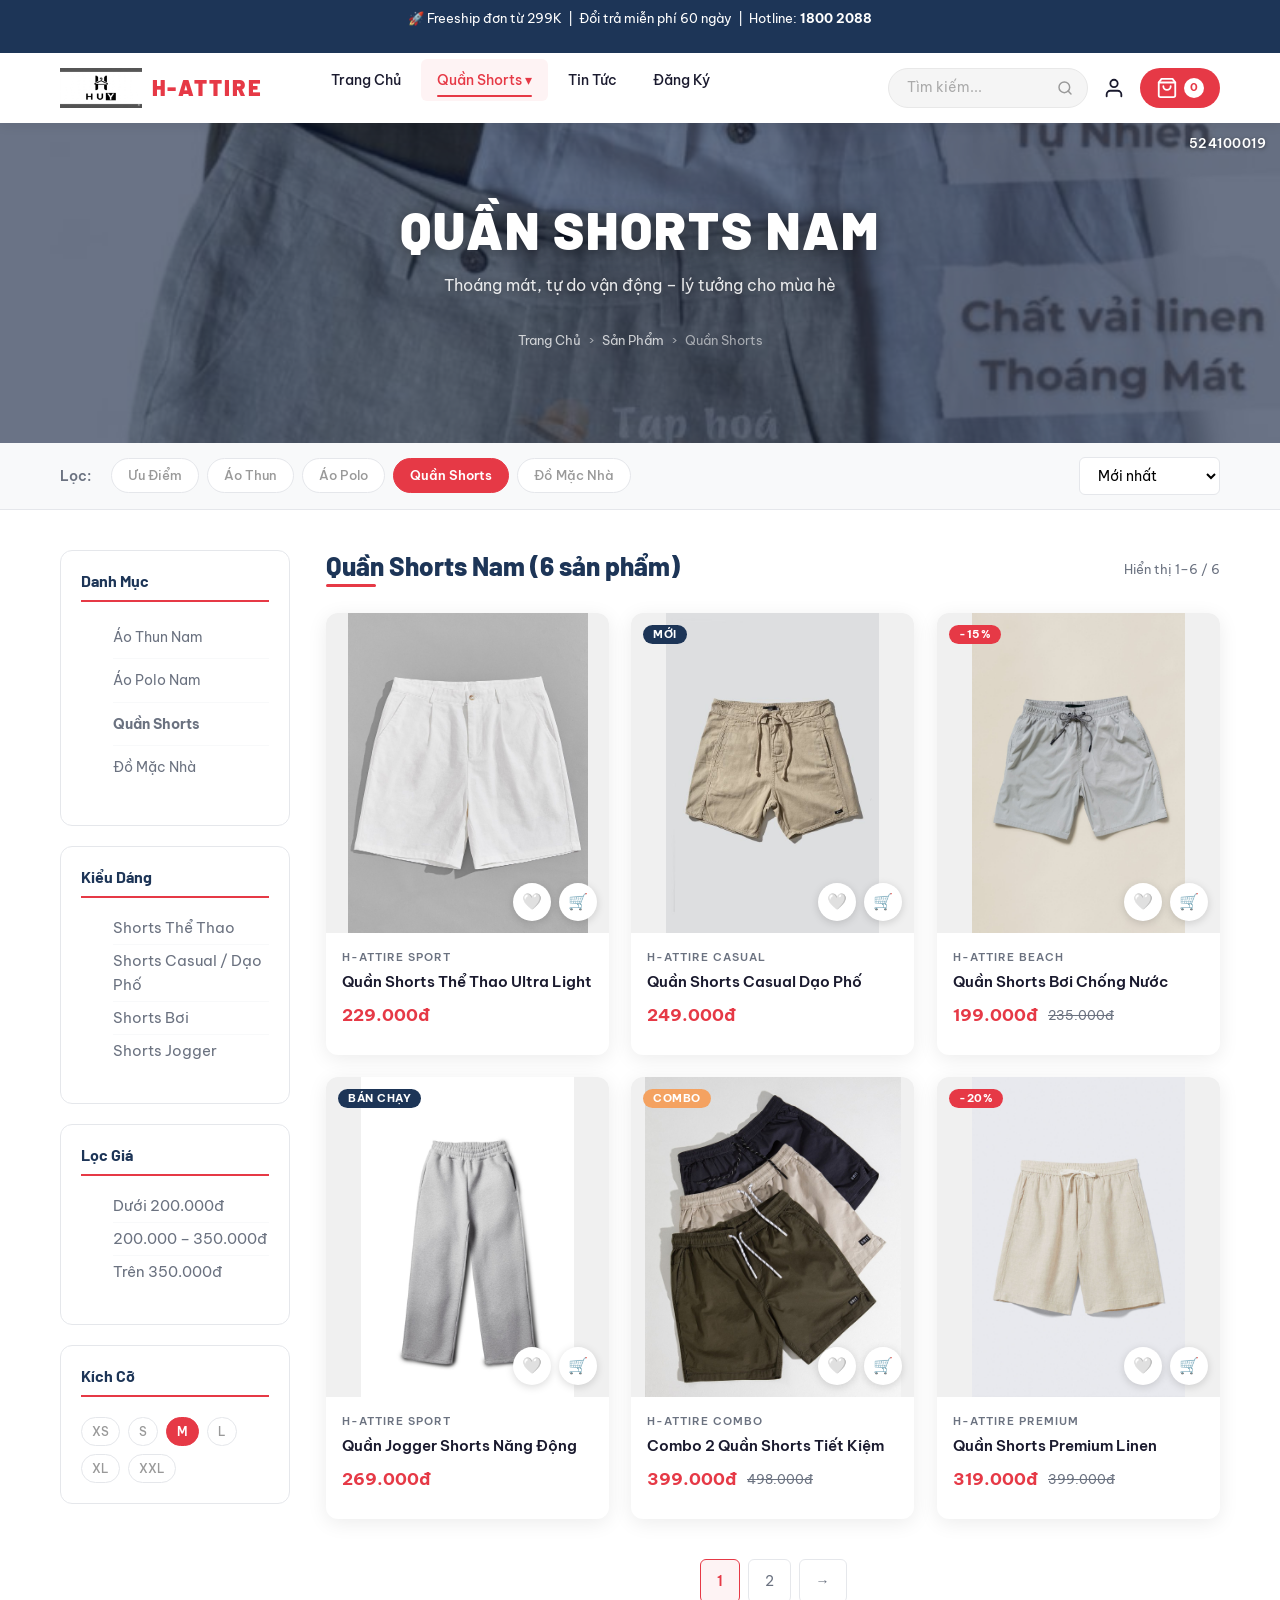
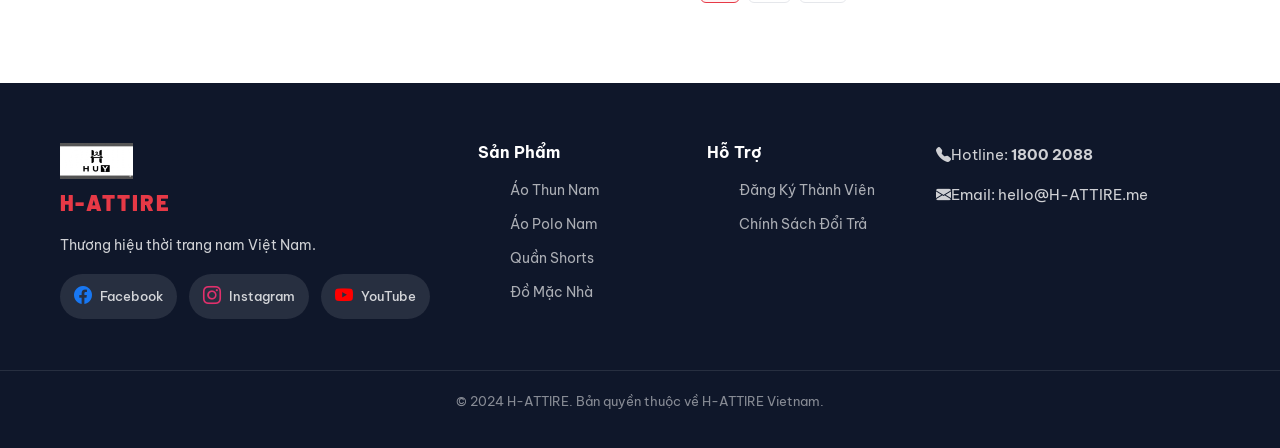
<file: quanshorts.html>
<!DOCTYPE html>
<html lang="vi">
<head>
  <meta charset="UTF-8"/>
  <meta name="viewport" content="width=device-width, initial-scale=1.0"/>
  <title>Quần Shorts Nam - H-ATTIRE</title>
  <link rel="icon" type="image/jpeg" href="anh/b0e6f4a6-db15-4e68-9e41-545df99f1781.jpeg"/>
  <link rel="stylesheet" href="https://cdn.jsdelivr.net/npm/bootstrap@5.3.3/dist/css/bootstrap.min.css">
  <link rel="stylesheet" href="https://cdn.jsdelivr.net/npm/bootstrap-icons@1.11.3/font/bootstrap-icons.min.css">
  <link rel="stylesheet" href="css/style.css"/>
  <link href="https://fonts.googleapis.com/css2?family=Barlow:wght@400;500;600;700;900&family=Be+Vietnam+Pro:wght@300;400;500;600;700&display=swap" rel="stylesheet"/>
    <style>
    .filter-radio { display:none !important; }
    #qs-fp-low:checked  ~ .products-layout .product-card:not(.p-low)  { display:none; }
    #qs-fp-mid:checked  ~ .products-layout .product-card:not(.p-mid)  { display:none; }
    #qs-fp-high:checked ~ .products-layout .product-card:not(.p-high) { display:none; }
    #qs-fs-sport:checked  ~ .products-layout .product-card:not(.s-sport)  { display:none; }
    #qs-fs-casual:checked ~ .products-layout .product-card:not(.s-casual) { display:none; }
    #qs-fs-boi:checked    ~ .products-layout .product-card:not(.s-boi)    { display:none; }
    #qs-fs-jogger:checked ~ .products-layout .product-card:not(.s-jogger) { display:none; }
    .sidebar-filter-lbl { cursor:pointer; color:var(--text-light,#666); transition:color .2s; display:block; padding:4px 0; }
    .sidebar-filter-lbl:hover { color:var(--primary,#e63946); }
    #qs-fp-low:checked ~ .products-layout label[for="qs-fp-low"],
    #qs-fp-mid:checked ~ .products-layout label[for="qs-fp-mid"],
    #qs-fp-high:checked ~ .products-layout label[for="qs-fp-high"],
    #qs-fp-all:checked ~ .products-layout label[for="qs-fp-all"],
    #qs-fs-sport:checked ~ .products-layout label[for="qs-fs-sport"],
    #qs-fs-casual:checked ~ .products-layout label[for="qs-fs-casual"],
    #qs-fs-boi:checked ~ .products-layout label[for="qs-fs-boi"],
    #qs-fs-jogger:checked ~ .products-layout label[for="qs-fs-jogger"],
    #qs-fs-all:checked ~ .products-layout label[for="qs-fs-all"] { color:var(--primary,#e63946); font-weight:700; }
  </style>
</head>
<body>

<header class="header">
  <div class="header-top"><div class="container">
    <p>🚀 Freeship đơn từ 299K &nbsp;|&nbsp; Đổi trả miễn phí 60 ngày &nbsp;|&nbsp; Hotline: <strong>1800 2088</strong></p>
  </div></div>
  <div class="header-main"><div class="container header-inner">
    <a href="index.html" class="logo">
      <img src="anh/b0e6f4a6-db15-4e68-9e41-545df99f1781.jpeg" alt="H-ATTIRE Logo" class="logo-img"/>
      <span class="logo-text">H-ATTIRE</span>
    </a>
    <nav class="navbar"><ul class="nav-list">
      <li><a href="index.html">Trang Chủ</a></li>
      <li class="has-dropdown">
        <a href="sanpham.html" class="active">Quần Shorts ▾</a>
        <ul class="dropdown">
          <li><a href="aothun.html">Áo Thun</a></li>
          <li><a href="aopolo.html">Áo Polo</a></li>
          <li><a href="quanshorts.html" class="active">Quần Shorts</a></li>
          <li><a href="domacnha.html">Đồ Mặc Nhà</a></li>
        </ul>
      </li>
      <li><a href="tintuc.html">Tin Tức</a></li>
      <li><a href="dangky.html">Đăng Ký</a></li>

    </ul></nav>
    <div class="header-actions">
      <div class="header-search">
        <input id="header-search-input" type="text" class="header-search-input" placeholder="Tìm kiếm..." autocomplete="off"/>
        <button class="header-search-icon" title="Tìm kiếm">
          <svg width="16" height="16" viewBox="0 0 24 24" fill="none" stroke="currentColor" stroke-width="2.2" stroke-linecap="round" stroke-linejoin="round"><circle cx="11" cy="11" r="8"/><line x1="21" y1="21" x2="16.65" y2="16.65"/></svg>
        </button>
      </div>
      <a href="dangky.html" class="icon-btn" title="Tài khoản">
        <svg width="22" height="22" viewBox="0 0 24 24" fill="none" stroke="currentColor" stroke-width="2" stroke-linecap="round" stroke-linejoin="round"><path d="M20 21v-2a4 4 0 0 0-4-4H8a4 4 0 0 0-4 4v2"/><circle cx="12" cy="7" r="4"/></svg>
      </a>
      <a href="giohang.html" class="icon-btn cart-btn" title="Giỏ hàng">
        <svg width="22" height="22" viewBox="0 0 24 24" fill="none" stroke="currentColor" stroke-width="2" stroke-linecap="round" stroke-linejoin="round"><path d="M6 2L3 6v14a2 2 0 0 0 2 2h14a2 2 0 0 0 2-2V6l-3-4z"/><line x1="3" y1="6" x2="21" y2="6"/><path d="M16 10a4 4 0 0 1-8 0"/></svg>
        <span class="cart-count" id="cart-count">0</span>
      </a>
    </div>
  </div></div>
</header>

<section class="page-hero hero-shorts">
  <div class="banner-id">524100019</div>
  <h1>Quần Shorts Nam</h1>
  <p>Thoáng mát, tự do vận động – lý tưởng cho mùa hè</p>
  <div class="breadcrumb">
    <a href="index.html">Trang Chủ</a><span>›</span>
    <a href="sanpham.html">Sản Phẩm</a><span>›</span>
    <span>Quần Shorts</span>
  </div>
</section>

<div class="filter-bar"><div class="container filter-inner">
  <span class="filter-label">Lọc:</span>
  <div class="filter-tags">
    <a href="sanpham.html" class="filter-tag">Ưu Điểm</a>
    <a href="aothun.html" class="filter-tag">Áo Thun</a>
    <a href="aopolo.html" class="filter-tag">Áo Polo</a>
    <a href="quanshorts.html" class="filter-tag active">Quần Shorts</a>
    <a href="domacnha.html" class="filter-tag">Đồ Mặc Nhà</a>
  </div>
  <select class="sort-select" title="Sắp xếp sản phẩm" aria-label="Sắp xếp sản phẩm">
    <option>Mới nhất</option><option>Giá tăng dần</option><option>Giá giảm dần</option>
  </select>
</div></div>

<main class="container">
  <input type="radio" name="qs-price" id="qs-fp-all" class="filter-radio" checked/>
  <input type="radio" name="qs-price" id="qs-fp-low" class="filter-radio"/>
  <input type="radio" name="qs-price" id="qs-fp-mid" class="filter-radio"/>
  <input type="radio" name="qs-price" id="qs-fp-high" class="filter-radio"/>
  <input type="radio" name="qs-style" id="qs-fs-all" class="filter-radio" checked/>
  <input type="radio" name="qs-style" id="qs-fs-sport" class="filter-radio"/>
  <input type="radio" name="qs-style" id="qs-fs-casual" class="filter-radio"/>
  <input type="radio" name="qs-style" id="qs-fs-boi" class="filter-radio"/>
  <input type="radio" name="qs-style" id="qs-fs-jogger" class="filter-radio"/>
  <div class="products-layout">
    <aside class="sidebar">
      <div class="sidebar-box">
        <h3>Danh Mục</h3>
        <ul class="sidebar-list">
          <li><a href="aothun.html">Áo Thun Nam</a></li>
          <li><a href="aopolo.html">Áo Polo Nam</a></li>
          <li><a href="quanshorts.html" class="sidebar-link-active">Quần Shorts</a></li>
          <li><a href="domacnha.html">Đồ Mặc Nhà</a></li>
        </ul>
      </div>
      <div class="sidebar-box">
        <h3>Kiểu Dáng</h3>
        <ul class="sidebar-list">
          <li><label for="qs-fs-sport" class="sidebar-filter-lbl">Shorts Thể Thao</label></li>
          <li><label for="qs-fs-casual" class="sidebar-filter-lbl">Shorts Casual / Dạo Phố</label></li>
          <li><label for="qs-fs-boi" class="sidebar-filter-lbl">Shorts Bơi</label></li>
          <li><label for="qs-fs-jogger" class="sidebar-filter-lbl">Shorts Jogger</label></li>
        </ul>
      </div>
      <div class="sidebar-box">
        <h3>Lọc Giá</h3>
        <ul class="sidebar-list">
          <li><label for="qs-fp-low" class="sidebar-filter-lbl">Dưới 200.000đ</label></li>
          <li><label for="qs-fp-mid" class="sidebar-filter-lbl">200.000 – 350.000đ</label></li>
          <li><label for="qs-fp-high" class="sidebar-filter-lbl">Trên 350.000đ</label></li>
        </ul>
      </div>
      <div class="sidebar-box">
        <h3>Kích Cỡ</h3>
        <div class="tags-grid">
          <span class="filter-tag filter-tag-sm">XS</span>
          <span class="filter-tag filter-tag-sm">S</span>
          <span class="filter-tag filter-tag-sm active">M</span>
          <span class="filter-tag filter-tag-sm">L</span>
          <span class="filter-tag filter-tag-sm">XL</span>
          <span class="filter-tag filter-tag-sm">XXL</span>
        </div>
      </div>
    </aside>
    <div>
      <div class="section-header">
        <h2>Quần Shorts Nam (6 sản phẩm)</h2>
        <span class="results-count">Hiển thị 1–6 / 6</span>
      </div>
      <div class="products-grid-3">
        <div class="product-card p-mid s-sport">
          <div class="product-img-wrap">
            <img src="anh/f3ffe91784507795d85400958ea5bcee.jpg" alt="Quần Shorts Thể Thao" class="product-img"/>
            <div class="product-actions"><a href="#" class="act-btn">🤍</a><a href="#" class="act-btn" data-bs-toggle="offcanvas" data-bs-target="#miniCart">🛒</a></div>
          </div>
          <div class="product-info">
            <p class="product-brand">H-ATTIRE Sport</p>
            <h4 class="product-name">Quần Shorts Thể Thao Ultra Light</h4>
            <div class="product-price"><span class="price-new">229.000đ</span></div>
          </div>
        </div>
        <div class="product-card p-mid s-casual">
          <div class="product-img-wrap">
            <img src="anh/c86ea626ab82d270cc59524762130c87.jpg" alt="Quần Shorts Casual" class="product-img"/>
            <span class="badge">Mới</span>
            <div class="product-actions"><a href="#" class="act-btn">🤍</a><a href="#" class="act-btn" data-bs-toggle="offcanvas" data-bs-target="#miniCart">🛒</a></div>
          </div>
          <div class="product-info">
            <p class="product-brand">H-ATTIRE Casual</p>
            <h4 class="product-name">Quần Shorts Casual Dạo Phố</h4>
            <div class="product-price"><span class="price-new">249.000đ</span></div>
          </div>
        </div>
        <div class="product-card p-low s-boi">
          <div class="product-img-wrap">
            <img src="anh/1ffce5edbce8b031192077541383f5fa.jpg" alt="Quần Shorts Bơi" class="product-img"/>
            <span class="badge badge-sale">-15%</span>
            <div class="product-actions"><a href="#" class="act-btn">🤍</a><a href="#" class="act-btn" data-bs-toggle="offcanvas" data-bs-target="#miniCart">🛒</a></div>
          </div>
          <div class="product-info">
            <p class="product-brand">H-ATTIRE Beach</p>
            <h4 class="product-name">Quần Shorts Bơi Chống Nước</h4>
            <div class="product-price"><span class="price-new">199.000đ</span><span class="price-old">235.000đ</span></div>
          </div>
        </div>
        <div class="product-card p-mid s-jogger">
          <div class="product-img-wrap">
            <img src="anh/quan joger.jpg" alt="Quần Jogger" class="product-img"/>
            <span class="badge">Bán Chạy</span>
            <div class="product-actions"><a href="#" class="act-btn">🤍</a><a href="#" class="act-btn" data-bs-toggle="offcanvas" data-bs-target="#miniCart">🛒</a></div>
          </div>
          <div class="product-info">
            <p class="product-brand">H-ATTIRE Sport</p>
            <h4 class="product-name">Quần Jogger Shorts Năng Động</h4>
            <div class="product-price"><span class="price-new">269.000đ</span></div>
          </div>
        </div>
        <div class="product-card p-high s-casual">
          <div class="product-img-wrap">
            <img src="anh/4f8b363ef3685210154e65c016bba433.jpg" alt="Combo Shorts" class="product-img"/>
            <span class="badge badge-accent">Combo</span>
            <div class="product-actions"><a href="#" class="act-btn">🤍</a><a href="#" class="act-btn" data-bs-toggle="offcanvas" data-bs-target="#miniCart">🛒</a></div>
          </div>
          <div class="product-info">
            <p class="product-brand">H-ATTIRE Combo</p>
            <h4 class="product-name">Combo 2 Quần Shorts Tiết Kiệm</h4>
            <div class="product-price"><span class="price-new">399.000đ</span><span class="price-old">498.000đ</span></div>
          </div>
        </div>
        <div class="product-card p-mid s-casual">
          <div class="product-img-wrap">
            <img src="anh/5a3ced54ea0b2fb7217bab3476b7782e.jpg" alt="Quần Shorts Premium" class="product-img"/>
            <span class="badge badge-sale">-20%</span>
            <div class="product-actions"><a href="#" class="act-btn">🤍</a><a href="#" class="act-btn" data-bs-toggle="offcanvas" data-bs-target="#miniCart">🛒</a></div>
          </div>
          <div class="product-info">
            <p class="product-brand">H-ATTIRE Premium</p>
            <h4 class="product-name">Quần Shorts Premium Linen</h4>
            <div class="product-price"><span class="price-new">319.000đ</span><span class="price-old">399.000đ</span></div>
          </div>
        </div>
      </div>
      <div id="no-result" class="no-result-msg">😢 Không có sản phẩm nào phù hợp với bộ lọc này.</div>
      <div class="pagination">
        <a href="#" class="page-link page-link-active">1</a>
        <a href="#" class="page-link">2</a>
        <a href="#" class="page-link">→</a>
      </div>
    </div>
  </div>
</main>

<footer class="footer"><div class="container footer-grid">
  <div class="footer-col">
    <img src="anh/b0e6f4a6-db15-4e68-9e41-545df99f1781.jpeg" alt="H-ATTIRE" class="footer-logo"/>
    <span class="footer-logo-text">H-ATTIRE</span>
    <p>Thương hiệu thời trang nam Việt Nam.</p>
    <div class="footer-social">
      <a href="https://facebook.com" target="_blank" rel="noopener noreferrer" class="social-link"><i class="bi bi-facebook"></i> Facebook</a>
      <a href="https://instagram.com" target="_blank" rel="noopener noreferrer" class="social-link"><i class="bi bi-instagram"></i> Instagram</a>
      <a href="https://youtube.com" target="_blank" rel="noopener noreferrer" class="social-link"><i class="bi bi-youtube"></i> YouTube</a>
    </div>
  </div>
  <div class="footer-col">
    <h4>Sản Phẩm</h4>
    <ul>
      <li><a href="aothun.html">Áo Thun Nam</a></li>
      <li><a href="aopolo.html">Áo Polo Nam</a></li>
      <li><a href="quanshorts.html">Quần Shorts</a></li>
      <li><a href="domacnha.html">Đồ Mặc Nhà</a></li>
    </ul>
  </div>
  <div class="footer-col">
    <h4>Hỗ Trợ</h4>
    <ul>
      <li><a href="dangky.html">Đăng Ký Thành Viên</a></li>
      <li><a href="#">Chính Sách Đổi Trả</a></li>

    </ul>
  </div>
  <div class="footer-contact">
    <p class="contact-line"><i class="bi bi-telephone-fill contact-icon contact-phone"></i><span>Hotline: <strong>1800 2088</strong></span></p>
    <p class="contact-line"><i class="bi bi-envelope-fill contact-icon contact-email"></i><span>Email: hello@H-ATTIRE.me</span></p>
  </div>
</div>
<div class="footer-bottom"><div class="container"><p>© 2024 H-ATTIRE. Bản quyền thuộc về H-ATTIRE Vietnam.</p></div></div>
</footer>

<!-- ===== MINI CART OFFCANVAS ===== -->
<div class="offcanvas offcanvas-end" tabindex="-1" id="miniCart" aria-labelledby="miniCartLabel">
  <div class="offcanvas-header mc-header">
    <h5 class="offcanvas-title" id="miniCartLabel">🛒 Giỏ Hàng Của Bạn</h5>
    <button type="button" class="btn-close" data-bs-dismiss="offcanvas" aria-label="Đóng"></button>
  </div>
  <div class="offcanvas-body mc-body">

    <!-- SẢN PHẨM TRONG GIỎ -->
    <div class="mc-item">
      <img src="anh/f3ffe91784507795d85400958ea5bcee.jpg" alt="Quần Shorts Thể Thao" class="mc-img"/>
      <div class="mc-info">
        <p class="mc-name">Quần Shorts Thể Thao Ultra Light</p>
        <p class="mc-brand">H-ATTIRE Sport</p>
        <div class="mc-row">
          <span class="mc-price">229.000đ</span>
          <span class="mc-qty">x1</span>
        </div>
      </div>
    </div>

    <div class="mc-item">
      <img src="anh/c86ea626ab82d270cc59524762130c87.jpg" alt="Quần Shorts Casual" class="mc-img"/>
      <div class="mc-info">
        <p class="mc-name">Quần Shorts Casual Dạo Phố</p>
        <p class="mc-brand">H-ATTIRE Casual</p>
        <div class="mc-row">
          <span class="mc-price">249.000đ</span>
          <span class="mc-qty">x1</span>
        </div>
      </div>
    </div>

    <div class="mc-divider"></div>

    <!-- TỔNG TIỀN -->
    <div class="mc-total">
      <span>Tạm tính:</span>
      <span class="mc-total-price">478.000đ</span>
    </div>

    <!-- HÀNH ĐỘNG -->
    <a href="giohang.html" class="mc-btn-checkout">Thanh Toán Ngay →</a>
    <button type="button" class="mc-btn-continue" data-bs-dismiss="offcanvas">← Tiếp Tục Mua Sắm</button>

  </div>
</div>

<script src="https://cdn.jsdelivr.net/npm/bootstrap@5.3.3/dist/js/bootstrap.bundle.min.js"></script>
</body>
</html>
</file>
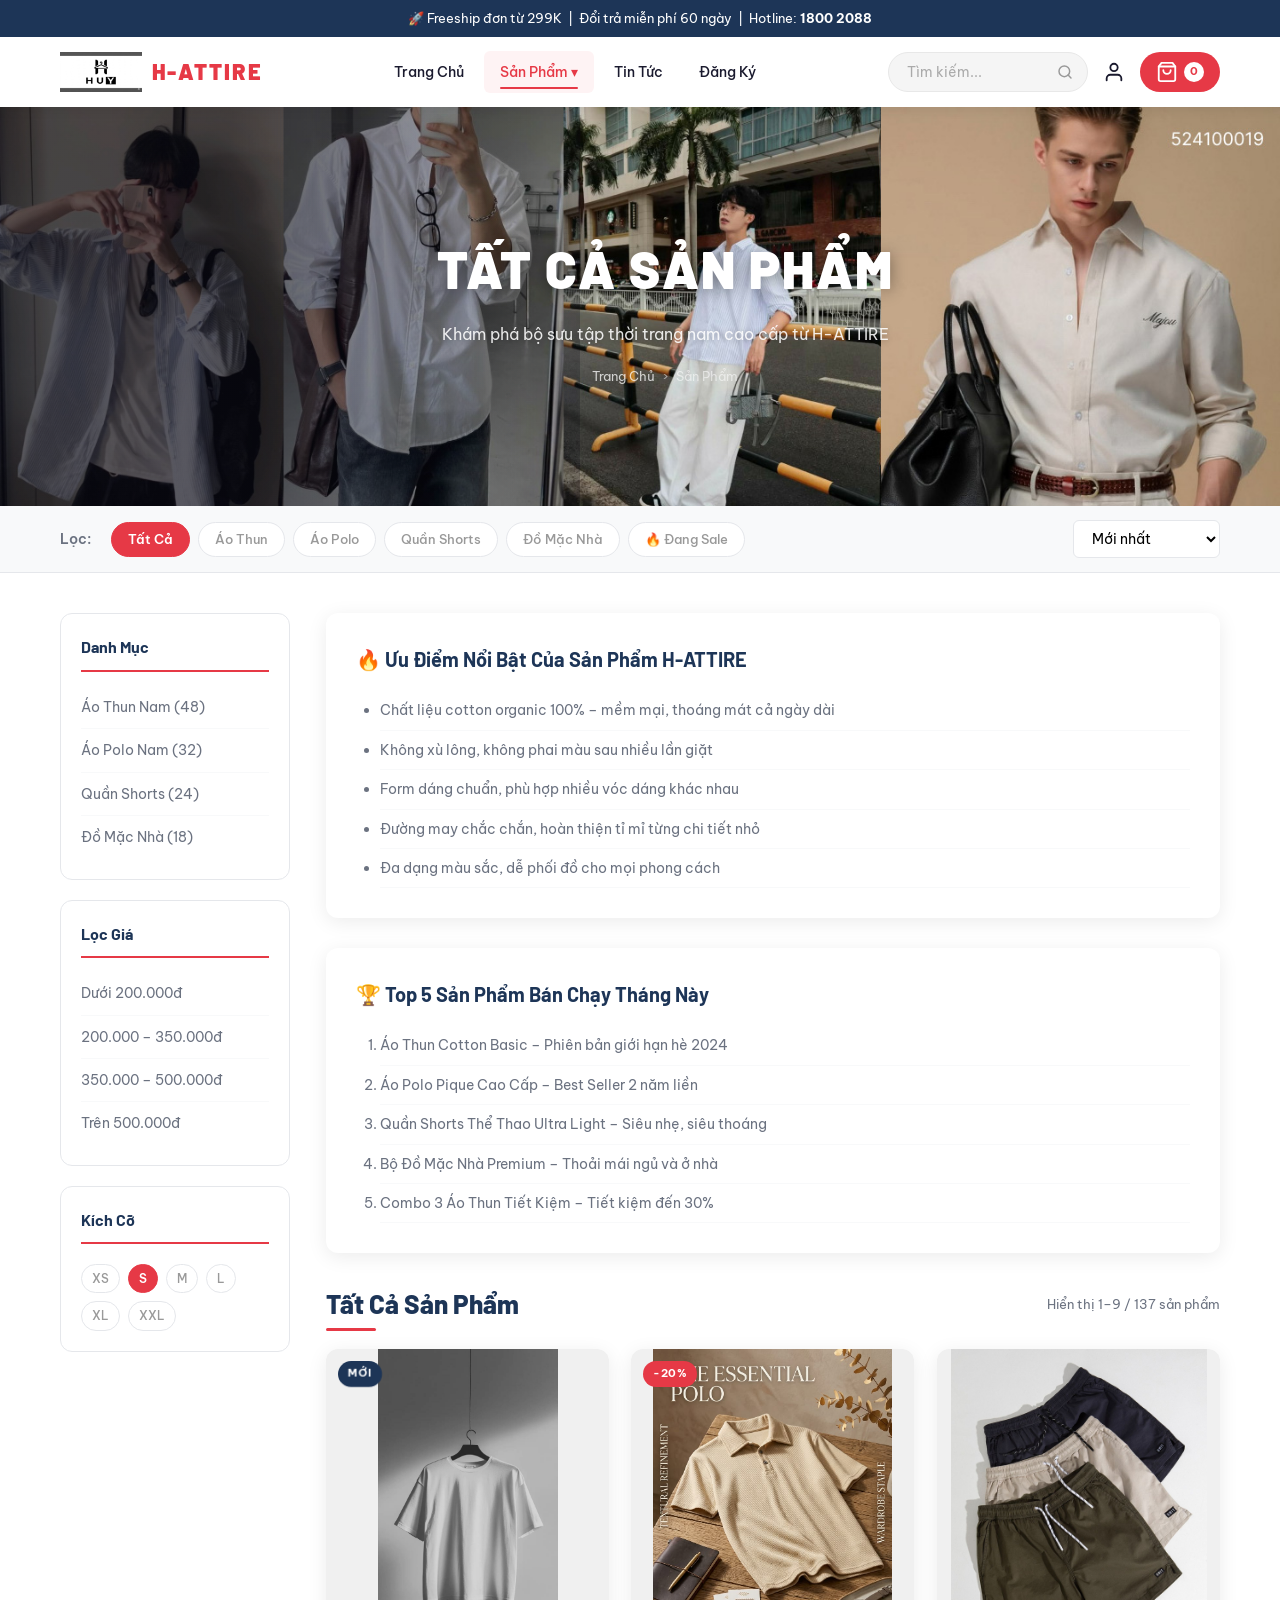
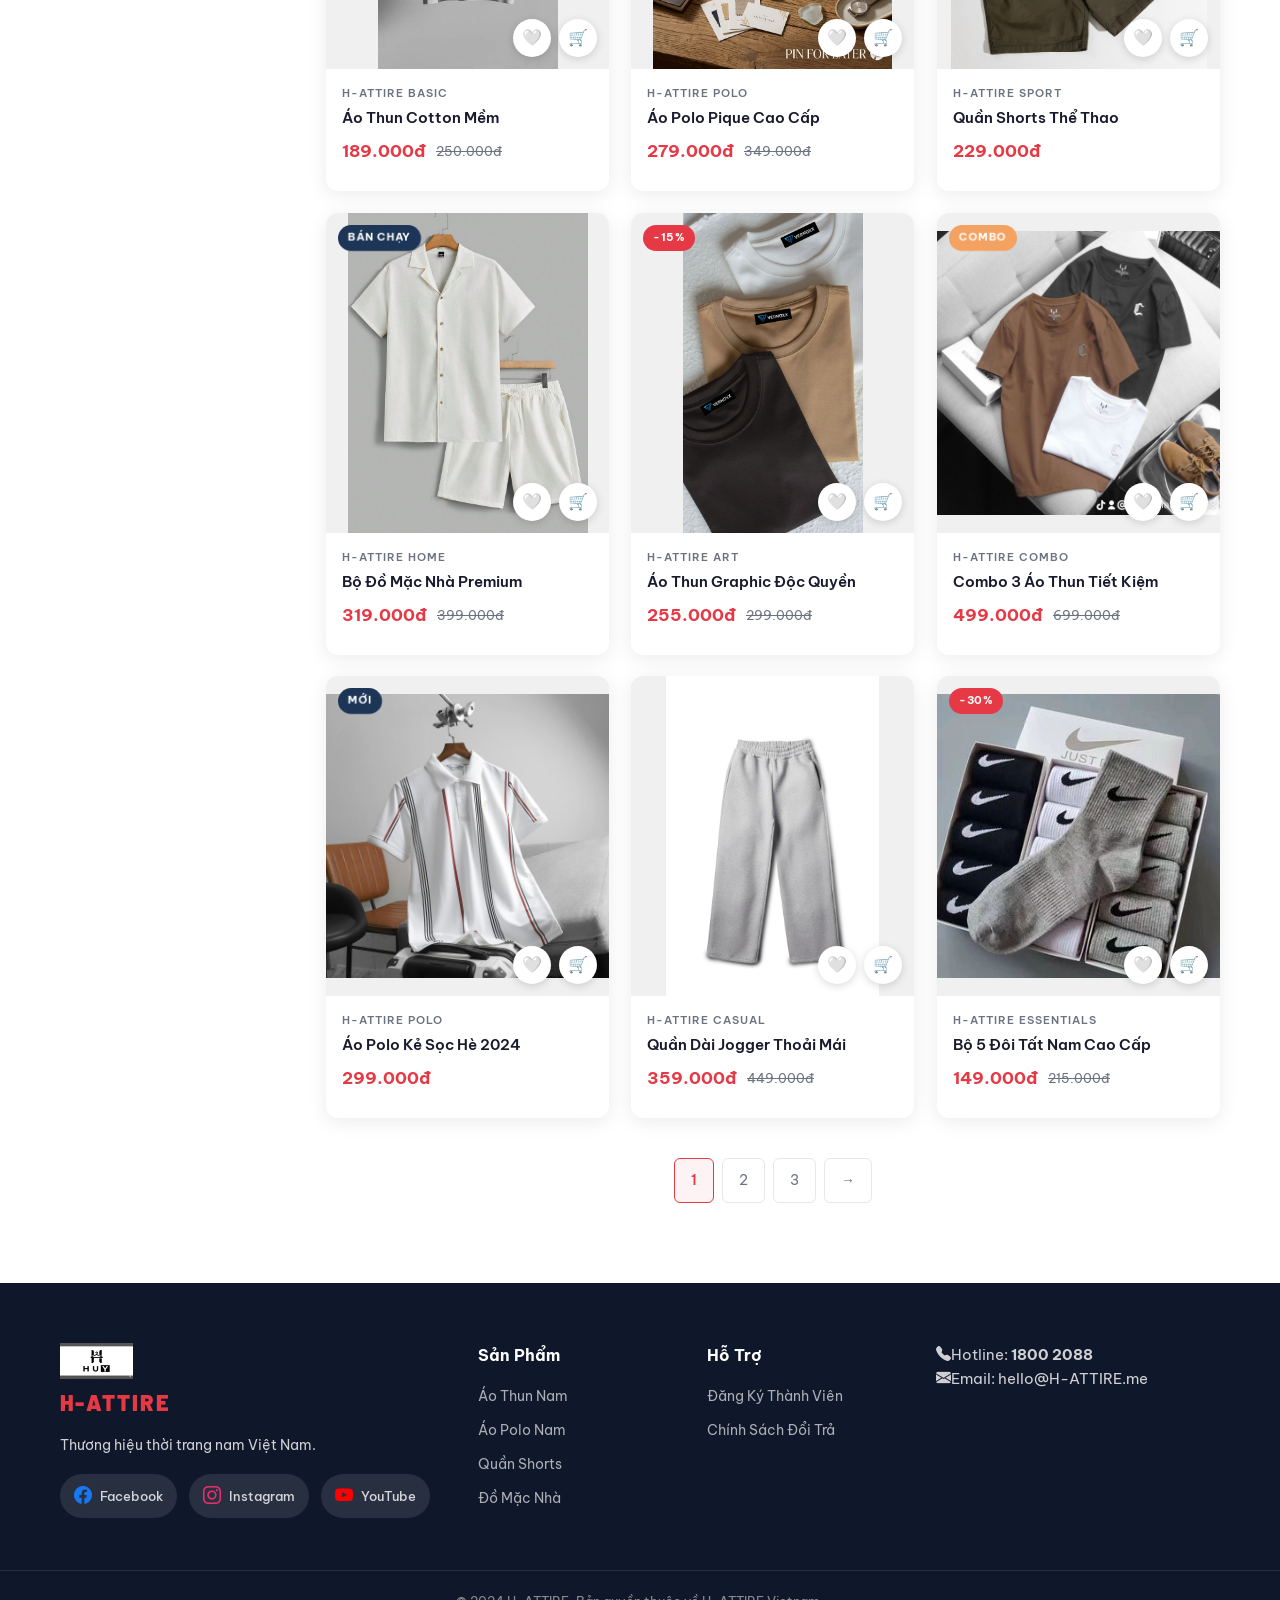
<file: sanpham.html>
<!DOCTYPE html>
<html lang="vi">
<head>
  <meta charset="UTF-8"/>
  <meta name="viewport" content="width=device-width, initial-scale=1.0"/>
  <title>Sản Phẩm - H-ATTIRE</title>
  <link rel="icon" type="image/jpeg" href="anh/b0e6f4a6-db15-4e68-9e41-545df99f1781.jpeg"/>
  <link rel="stylesheet" href="https://cdn.jsdelivr.net/npm/bootstrap-icons@1.11.3/font/bootstrap-icons.min.css">
  <link rel="stylesheet" href="css/style.css"/>
  <link href="https://fonts.googleapis.com/css2?family=Barlow:wght@400;500;600;700;900&family=Be+Vietnam+Pro:wght@300;400;500;600;700&display=swap" rel="stylesheet"/>
</head>
<body>
<header class="header">
  <div class="header-top"><div class="container">
    <p>🚀 Freeship đơn từ 299K &nbsp;|&nbsp; Đổi trả miễn phí 60 ngày &nbsp;|&nbsp; Hotline: <strong>1800 2088</strong></p>
  </div></div>
  <div class="header-main"><div class="container header-inner">
    <a href="index.html" class="logo">
      <img src="anh/b0e6f4a6-db15-4e68-9e41-545df99f1781.jpeg" alt="H-ATTIRE Logo" class="logo-img"/>
      <span class="logo-text">H-ATTIRE</span>
    </a>
    <nav class="navbar"><ul class="nav-list">
      <li><a href="index.html">Trang Chủ</a></li>
      <li class="has-dropdown">
        <a href="sanpham.html" class="active">Sản Phẩm ▾</a>
        <ul class="dropdown">
          <li><a href="aothun.html">Áo Thun</a></li>
          <li><a href="aopolo.html">Áo Polo</a></li>
          <li><a href="quanshorts.html">Quần Shorts</a></li>
          <li><a href="domacnha.html">Đồ Mặc Nhà</a></li>
        </ul>
      </li>
      <li><a href="tintuc.html">Tin Tức</a></li>
      <li><a href="dangky.html">Đăng Ký</a></li>

    </ul></nav>
    <div class="header-actions">
      <div class="header-search">
        <input id="header-search-input" type="text" class="header-search-input" placeholder="Tìm kiếm..." autocomplete="off"/>
        <button class="header-search-icon" title="Tìm kiếm">
          <svg width="16" height="16" viewBox="0 0 24 24" fill="none" stroke="currentColor" stroke-width="2.2" stroke-linecap="round" stroke-linejoin="round"><circle cx="11" cy="11" r="8"/><line x1="21" y1="21" x2="16.65" y2="16.65"/></svg>
        </button>
      </div>
      <a href="dangky.html" class="icon-btn" title="Tài khoản">
        <svg width="22" height="22" viewBox="0 0 24 24" fill="none" stroke="currentColor" stroke-width="2" stroke-linecap="round" stroke-linejoin="round"><path d="M20 21v-2a4 4 0 0 0-4-4H8a4 4 0 0 0-4 4v2"/><circle cx="12" cy="7" r="4"/></svg>
      </a>
      <a href="giohang.html" class="icon-btn cart-btn" title="Giỏ hàng">
        <svg width="22" height="22" viewBox="0 0 24 24" fill="none" stroke="currentColor" stroke-width="2" stroke-linecap="round" stroke-linejoin="round"><path d="M6 2L3 6v14a2 2 0 0 0 2 2h14a2 2 0 0 0 2-2V6l-3-4z"/><line x1="3" y1="6" x2="21" y2="6"/><path d="M16 10a4 4 0 0 1-8 0"/></svg>
        <span class="cart-count" id="cart-count">0</span>
      </a>
    </div>
  </div></div>
</header>

<section class="page-hero hero-sanpham">
  <img src="anh/Desktop - 1 (1)_edited.jpg" alt="H-ATTIRE Banner" class="hero-banner-img"/>
  <div class="hero-overlay"></div>
  <div class="hero-content">
    <h1>Tất Cả Sản Phẩm</h1>
    <p>Khám phá bộ sưu tập thời trang nam cao cấp từ H-ATTIRE</p>
    <div class="breadcrumb">
      <a href="index.html">Trang Chủ</a><span>›</span><span>Sản Phẩm</span>
    </div>
  </div>
</section>

<div class="filter-bar"><div class="container filter-inner">
  <span class="filter-label">Lọc:</span>
  <div class="filter-tags">
    <a href="sanpham.html" class="filter-tag active">Tất Cả</a>
    <a href="aothun.html" class="filter-tag">Áo Thun</a>
    <a href="aopolo.html" class="filter-tag">Áo Polo</a>
    <a href="quanshorts.html" class="filter-tag">Quần Shorts</a>
    <a href="domacnha.html" class="filter-tag">Đồ Mặc Nhà</a>
    <a href="#" class="filter-tag">🔥 Đang Sale</a>
  </div>
  <select class="sort-select" title="Sắp xếp sản phẩm" aria-label="Sắp xếp sản phẩm">
    <option>Mới nhất</option><option>Giá tăng dần</option>
    <option>Giá giảm dần</option><option>Bán chạy nhất</option>
  </select>
</div></div>

<main class="container"><div class="products-layout">
  <aside class="sidebar">
    <div class="sidebar-box">
      <h3>Danh Mục</h3>
      <ul class="sidebar-list">
        <li><a href="aothun.html">Áo Thun Nam (48)</a></li>
        <li><a href="aopolo.html">Áo Polo Nam (32)</a></li>
        <li><a href="quanshorts.html">Quần Shorts (24)</a></li>
        <li><a href="domacnha.html">Đồ Mặc Nhà (18)</a></li>
      </ul>
    </div>
    <div class="sidebar-box">
      <h3>Lọc Giá</h3>
      <ul class="sidebar-list">
        <li><a href="#">Dưới 200.000đ</a></li>
        <li><a href="#">200.000 – 350.000đ</a></li>
        <li><a href="#">350.000 – 500.000đ</a></li>
        <li><a href="#">Trên 500.000đ</a></li>
      </ul>
    </div>
    <div class="sidebar-box">
      <h3>Kích Cỡ</h3>
      <div class="tags-grid">
        <span class="filter-tag filter-tag-sm">XS</span>
        <span class="filter-tag filter-tag-sm active">S</span>
        <span class="filter-tag filter-tag-sm">M</span>
        <span class="filter-tag filter-tag-sm">L</span>
        <span class="filter-tag filter-tag-sm">XL</span>
        <span class="filter-tag filter-tag-sm">XXL</span>
      </div>
    </div>
  </aside>

  <div>
    <div class="list-section">
      <h3>🔥 Ưu Điểm Nổi Bật Của Sản Phẩm H-ATTIRE</h3>
      <ul class="list-unordered">
        <li>Chất liệu cotton organic 100% – mềm mại, thoáng mát cả ngày dài</li>
        <li>Không xù lông, không phai màu sau nhiều lần giặt</li>
        <li>Form dáng chuẩn, phù hợp nhiều vóc dáng khác nhau</li>
        <li>Đường may chắc chắn, hoàn thiện tỉ mỉ từng chi tiết nhỏ</li>
        <li>Đa dạng màu sắc, dễ phối đồ cho mọi phong cách</li>
      </ul>
    </div>
    <div class="list-section">
      <h3>🏆 Top 5 Sản Phẩm Bán Chạy Tháng Này</h3>
      <ol class="list-ordered">
        <li>Áo Thun Cotton Basic – Phiên bản giới hạn hè 2024</li>
        <li>Áo Polo Pique Cao Cấp – Best Seller 2 năm liền</li>
        <li>Quần Shorts Thể Thao Ultra Light – Siêu nhẹ, siêu thoáng</li>
        <li>Bộ Đồ Mặc Nhà Premium – Thoải mái ngủ và ở nhà</li>
        <li>Combo 3 Áo Thun Tiết Kiệm – Tiết kiệm đến 30%</li>
      </ol>
    </div>
    <div class="section-header">
      <h2>Tất Cả Sản Phẩm</h2>
      <span class="results-count">Hiển thị 1–9 / 137 sản phẩm</span>
    </div>
    <div class="products-grid-3">
      <div class="product-card">
        <div class="product-img-wrap">
          <img src="anh/aothuntrang.jpg" alt="Áo Thun Basic" class="product-img"/>
          <span class="badge">Mới</span>
          <div class="product-actions"><a href="#" class="act-btn">🤍</a><a href="giohang.html" class="act-btn">🛒</a></div>
        </div>
        <div class="product-info">
          <p class="product-brand">H-ATTIRE Basic</p>
          <h4 class="product-name">Áo Thun Cotton Mềm</h4>
          <div class="product-price"><span class="price-new">189.000đ</span><span class="price-old">250.000đ</span></div>
        </div>
      </div>
      <div class="product-card">
        <div class="product-img-wrap">
          <img src="anh/aopoli cao cap.jpg" alt="Áo Polo" class="product-img"/>
          <span class="badge badge-sale">-20%</span>
          <div class="product-actions"><a href="#" class="act-btn">🤍</a><a href="giohang.html" class="act-btn">🛒</a></div>
        </div>
        <div class="product-info">
          <p class="product-brand">H-ATTIRE Polo</p>
          <h4 class="product-name">Áo Polo Pique Cao Cấp</h4>
          <div class="product-price"><span class="price-new">279.000đ</span><span class="price-old">349.000đ</span></div>
        </div>
      </div>
      <div class="product-card">
        <div class="product-img-wrap">
          <img src="anh/4f8b363ef3685210154e65c016bba433.jpg" alt="Quần Shorts" class="product-img"/>
          <div class="product-actions"><a href="#" class="act-btn">🤍</a><a href="giohang.html" class="act-btn">🛒</a></div>
        </div>
        <div class="product-info">
          <p class="product-brand">H-ATTIRE Sport</p>
          <h4 class="product-name">Quần Shorts Thể Thao</h4>
          <div class="product-price"><span class="price-new">229.000đ</span></div>
        </div>
      </div>
      <div class="product-card">
        <div class="product-img-wrap">
          <img src="anh/do mac nha.jpg" alt="Đồ Mặc Nhà" class="product-img"/>
          <span class="badge">Bán Chạy</span>
          <div class="product-actions"><a href="#" class="act-btn">🤍</a><a href="giohang.html" class="act-btn">🛒</a></div>
        </div>
        <div class="product-info">
          <p class="product-brand">H-ATTIRE Home</p>
          <h4 class="product-name">Bộ Đồ Mặc Nhà Premium</h4>
          <div class="product-price"><span class="price-new">319.000đ</span><span class="price-old">399.000đ</span></div>
        </div>
      </div>
      <div class="product-card">
        <div class="product-img-wrap">
          <img src="anh/anh.png" alt="Áo Thun Graphic" class="product-img"/>
          <span class="badge badge-sale">-15%</span>
          <div class="product-actions"><a href="#" class="act-btn">🤍</a><a href="giohang.html" class="act-btn">🛒</a></div>
        </div>
        <div class="product-info">
          <p class="product-brand">H-ATTIRE Art</p>
          <h4 class="product-name">Áo Thun Graphic Độc Quyền</h4>
          <div class="product-price"><span class="price-new">255.000đ</span><span class="price-old">299.000đ</span></div>
        </div>
      </div>
      <div class="product-card">
        <div class="product-img-wrap">
          <img src="anh/3 ao.jpg" alt="Combo 3 áo" class="product-img"/>
          <span class="badge badge-accent">Combo</span>
          <div class="product-actions"><a href="#" class="act-btn">🤍</a><a href="giohang.html" class="act-btn">🛒</a></div>
        </div>
        <div class="product-info">
          <p class="product-brand">H-ATTIRE Combo</p>
          <h4 class="product-name">Combo 3 Áo Thun Tiết Kiệm</h4>
          <div class="product-price"><span class="price-new">499.000đ</span><span class="price-old">699.000đ</span></div>
        </div>
      </div>
      <div class="product-card">
        <div class="product-img-wrap">
          <img src="anh/ke sọc.jpg" alt="Áo Polo Stripe" class="product-img"/>
          <span class="badge">Mới</span>
          <div class="product-actions"><a href="#" class="act-btn">🤍</a><a href="giohang.html" class="act-btn">🛒</a></div>
        </div>
        <div class="product-info">
          <p class="product-brand">H-ATTIRE Polo</p>
          <h4 class="product-name">Áo Polo Kẻ Sọc Hè 2024</h4>
          <div class="product-price"><span class="price-new">299.000đ</span></div>
        </div>
      </div>
      <div class="product-card">
        <div class="product-img-wrap">
          <img src="anh/quan joger.jpg" alt="Quần Dài" class="product-img"/>
          <div class="product-actions"><a href="#" class="act-btn">🤍</a><a href="giohang.html" class="act-btn">🛒</a></div>
        </div>
        <div class="product-info">
          <p class="product-brand">H-ATTIRE Casual</p>
          <h4 class="product-name">Quần Dài Jogger Thoải Mái</h4>
          <div class="product-price"><span class="price-new">359.000đ</span><span class="price-old">449.000đ</span></div>
        </div>
      </div>
      <div class="product-card">
        <div class="product-img-wrap">
          <img src="anh/tất.jpg" alt="Tất H-ATTIRE" class="product-img"/>
          <span class="badge badge-sale">-30%</span>
          <div class="product-actions"><a href="#" class="act-btn">🤍</a><a href="giohang.html" class="act-btn">🛒</a></div>
        </div>
        <div class="product-info">
          <p class="product-brand">H-ATTIRE Essentials</p>
          <h4 class="product-name">Bộ 5 Đôi Tất Nam Cao Cấp</h4>
          <div class="product-price"><span class="price-new">149.000đ</span><span class="price-old">215.000đ</span></div>
        </div>
      </div>
    </div>
    <div class="pagination">
      <a href="#" class="page-link page-link-active">1</a>
      <a href="#" class="page-link">2</a>
      <a href="#" class="page-link">3</a>
      <a href="#" class="page-link">→</a>
    </div>
  </div>
</div></main>

<footer class="footer"><div class="container footer-grid">
  <div class="footer-col">
    <img src="anh/b0e6f4a6-db15-4e68-9e41-545df99f1781.jpeg" alt="H-ATTIRE" class="footer-logo"/>
    <span class="footer-logo-text">H-ATTIRE</span>
    <p>Thương hiệu thời trang nam Việt Nam.</p>
    <div class="footer-social">
      <a href="https://facebook.com" target="_blank" rel="noopener noreferrer" class="social-link"><i class="bi bi-facebook"></i> Facebook</a>
      <a href="https://instagram.com" target="_blank" rel="noopener noreferrer" class="social-link"><i class="bi bi-instagram"></i> Instagram</a>
      <a href="https://youtube.com" target="_blank" rel="noopener noreferrer" class="social-link"><i class="bi bi-youtube"></i> YouTube</a>
    </div>
  </div>
  <div class="footer-col">
    <h4>Sản Phẩm</h4>
    <ul>
      <li><a href="aothun.html">Áo Thun Nam</a></li>
      <li><a href="aopolo.html">Áo Polo Nam</a></li>
      <li><a href="quanshorts.html">Quần Shorts</a></li>
      <li><a href="domacnha.html">Đồ Mặc Nhà</a></li>
    </ul>
  </div>
  <div class="footer-col">
    <h4>Hỗ Trợ</h4>
    <ul>
      <li><a href="dangky.html">Đăng Ký Thành Viên</a></li>
      <li><a href="#">Chính Sách Đổi Trả</a></li>

    </ul>
  </div>
  <div class="footer-contact">
    <p class="contact-line"><i class="bi bi-telephone-fill contact-icon contact-phone"></i><span>Hotline: <strong>1800 2088</strong></span></p>
    <p class="contact-line"><i class="bi bi-envelope-fill contact-icon contact-email"></i><span>Email: hello@H-ATTIRE.me</span></p>
  </div>
</div>
<div class="footer-bottom"><div class="container"><p>© 2024 H-ATTIRE. Bản quyền thuộc về H-ATTIRE Vietnam.</p></div></div>
</footer>
</body>
</html>
</file>
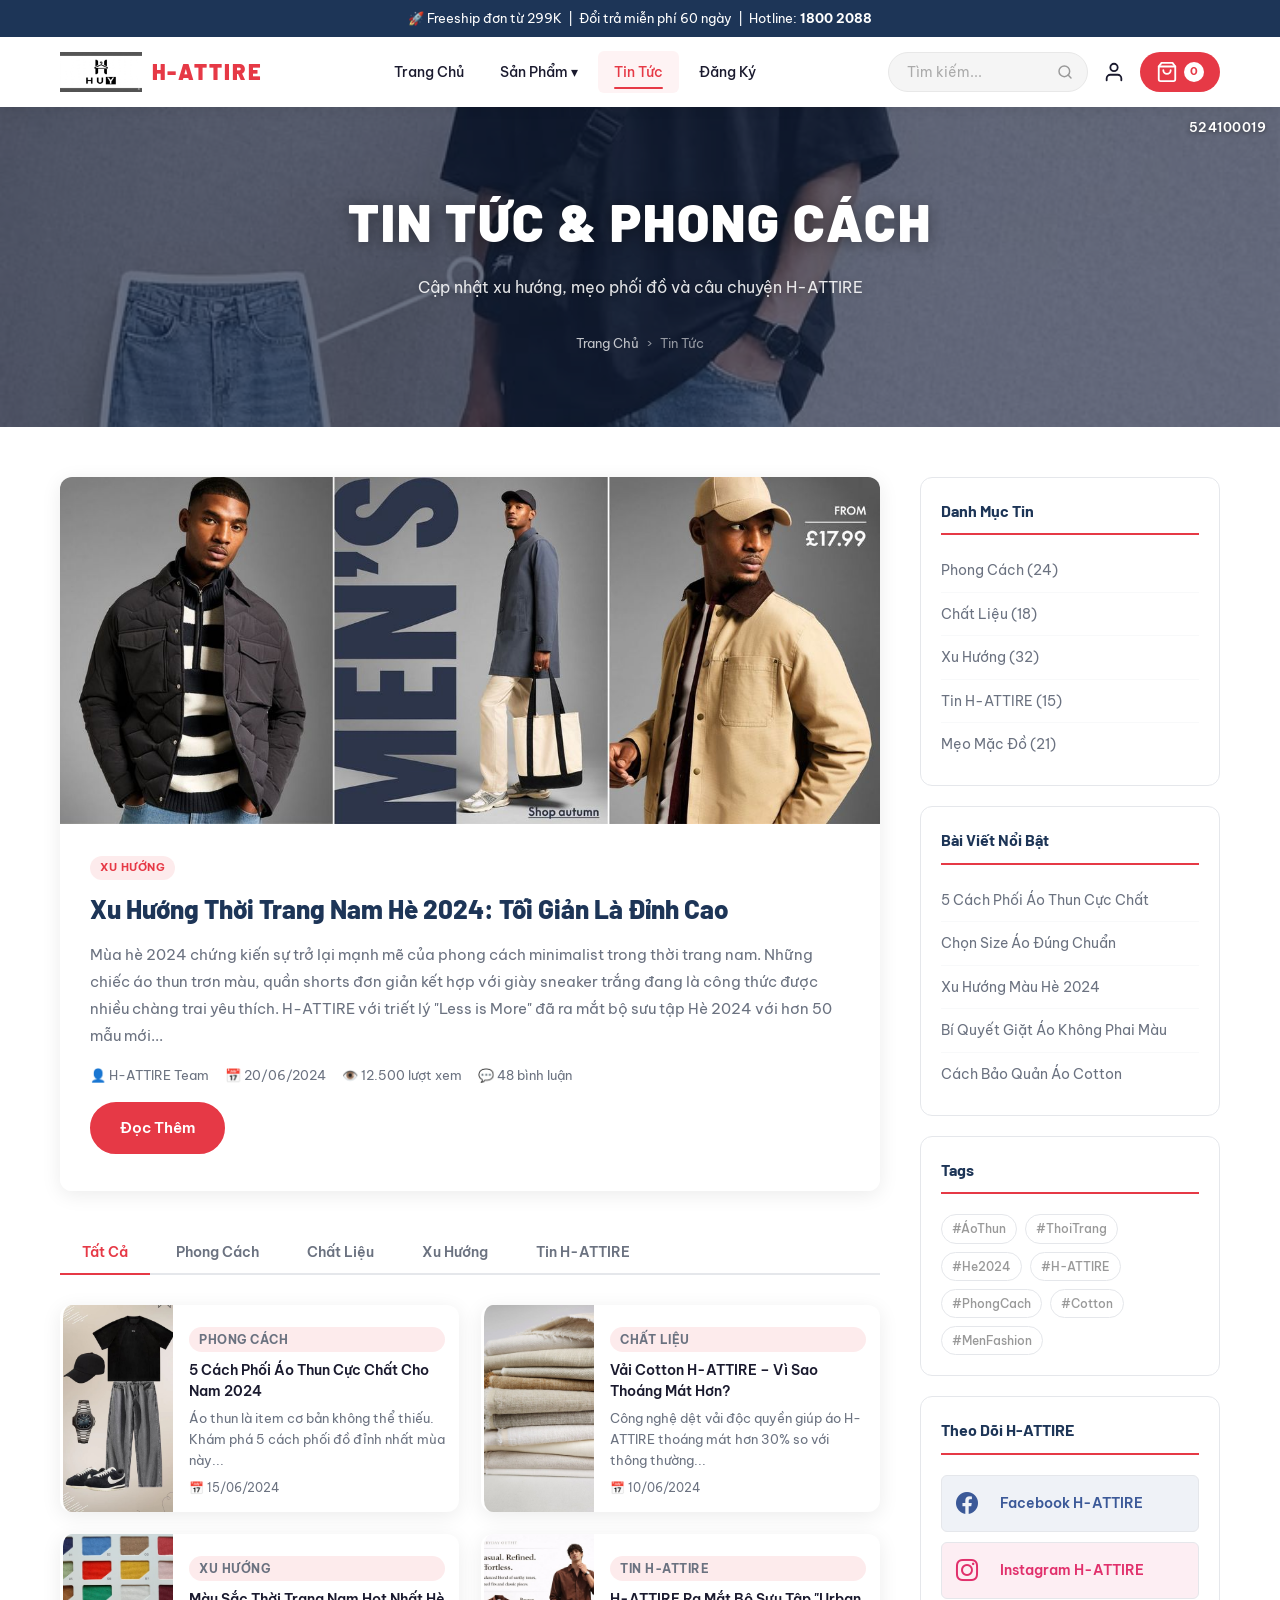
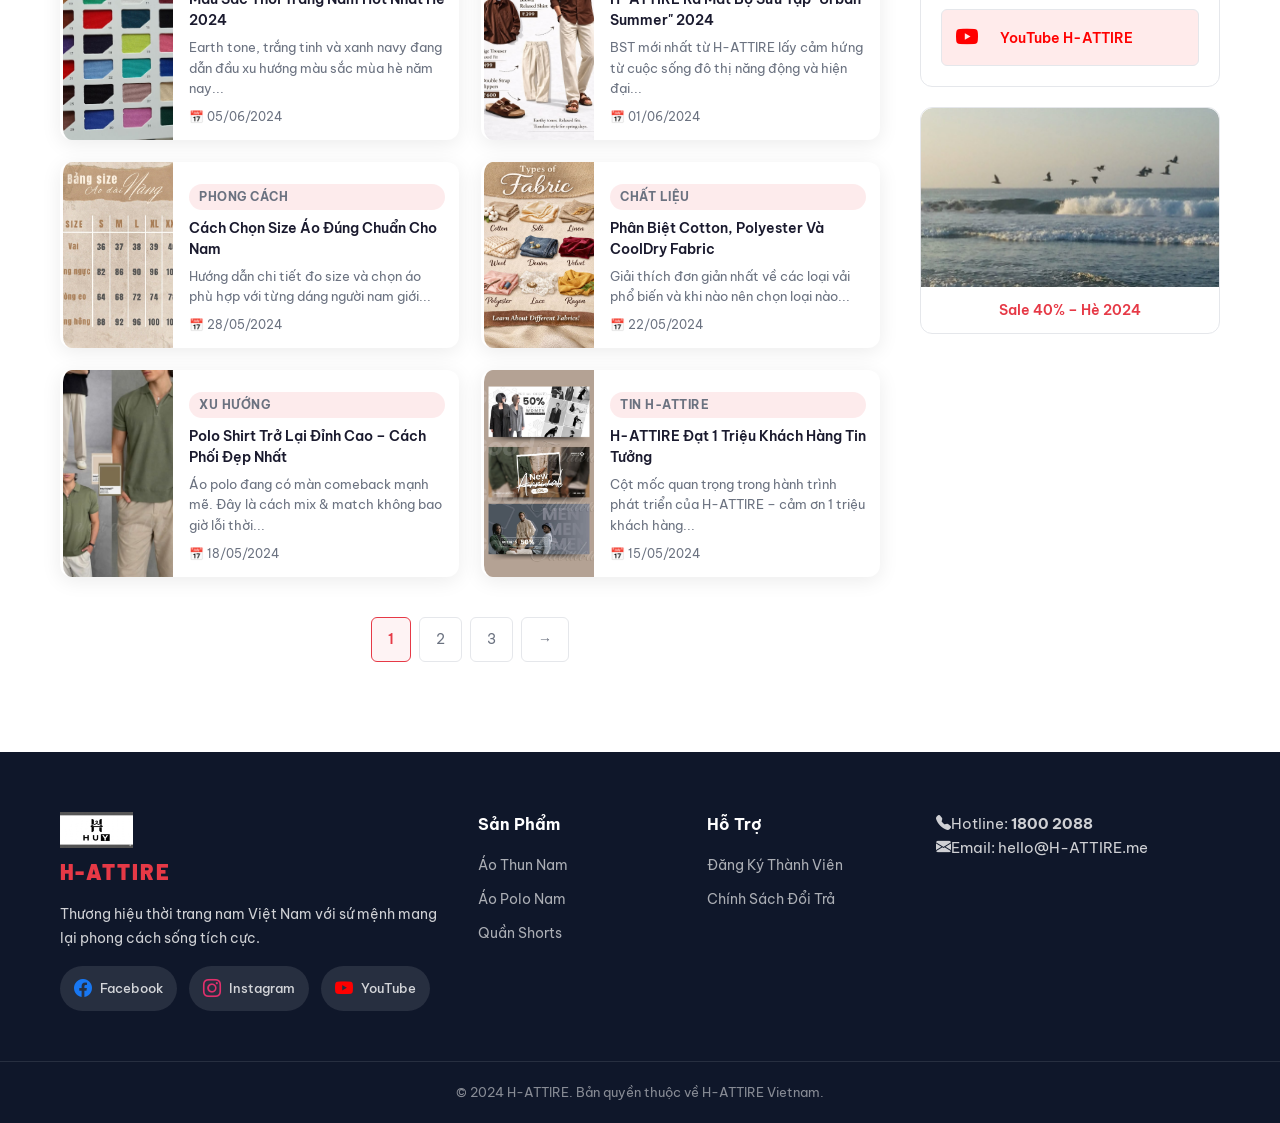
<file: tintuc.html>
<!DOCTYPE html>
<html lang="vi">
<head>
  <meta charset="UTF-8"/>
  <meta name="viewport" content="width=device-width, initial-scale=1.0"/>
  <title>Tin Tức - H-ATTIRE</title>
  <link rel="icon" type="image/jpeg" href="anh/b0e6f4a6-db15-4e68-9e41-545df99f1781.jpeg"/>
  <link rel="stylesheet" href="https://cdn.jsdelivr.net/npm/bootstrap-icons@1.11.3/font/bootstrap-icons.min.css">
  <link rel="stylesheet" href="css/style.css"/>
  <link href="https://fonts.googleapis.com/css2?family=Barlow:wght@400;500;600;700;900&family=Be+Vietnam+Pro:wght@300;400;500;600;700&display=swap" rel="stylesheet"/>
</head>
<body>

<header class="header">
  <div class="header-top"><div class="container">
    <p>🚀 Freeship đơn từ 299K &nbsp;|&nbsp; Đổi trả miễn phí 60 ngày &nbsp;|&nbsp; Hotline: <strong>1800 2088</strong></p>
  </div></div>
  <div class="header-main"><div class="container header-inner">
    <a href="index.html" class="logo">
      <img src="anh/b0e6f4a6-db15-4e68-9e41-545df99f1781.jpeg" alt="H-ATTIRE Logo" class="logo-img"/>
      <span class="logo-text">H-ATTIRE</span>
    </a>
    <nav class="navbar"><ul class="nav-list">
      <li><a href="index.html">Trang Chủ</a></li>
      <li class="has-dropdown">
        <a href="sanpham.html">Sản Phẩm ▾</a>
        <ul class="dropdown">
          <li><a href="aothun.html">Áo Thun</a></li>
          <li><a href="aopolo.html">Áo Polo</a></li>
          <li><a href="quanshorts.html">Quần Shorts</a></li>
          <li><a href="domacnha.html">Đồ Mặc Nhà</a></li>
        </ul>
      </li>
      <li><a href="tintuc.html" class="active">Tin Tức</a></li>
      <li><a href="dangky.html">Đăng Ký</a></li>

    </ul></nav>
    <div class="header-actions">
      <div class="header-search">
        <input id="header-search-input" type="text" class="header-search-input" placeholder="Tìm kiếm..." autocomplete="off"/>
        <button class="header-search-icon" title="Tìm kiếm">
          <svg width="16" height="16" viewBox="0 0 24 24" fill="none" stroke="currentColor" stroke-width="2.2" stroke-linecap="round" stroke-linejoin="round"><circle cx="11" cy="11" r="8"/><line x1="21" y1="21" x2="16.65" y2="16.65"/></svg>
        </button>
      </div>
      <a href="dangky.html" class="icon-btn" title="Tài khoản">
        <svg width="22" height="22" viewBox="0 0 24 24" fill="none" stroke="currentColor" stroke-width="2" stroke-linecap="round" stroke-linejoin="round"><path d="M20 21v-2a4 4 0 0 0-4-4H8a4 4 0 0 0-4 4v2"/><circle cx="12" cy="7" r="4"/></svg>
      </a>
      <a href="giohang.html" class="icon-btn cart-btn" title="Giỏ hàng">
        <svg width="22" height="22" viewBox="0 0 24 24" fill="none" stroke="currentColor" stroke-width="2" stroke-linecap="round" stroke-linejoin="round"><path d="M6 2L3 6v14a2 2 0 0 0 2 2h14a2 2 0 0 0 2-2V6l-3-4z"/><line x1="3" y1="6" x2="21" y2="6"/><path d="M16 10a4 4 0 0 1-8 0"/></svg>
        <span class="cart-count" id="cart-count">0</span>
      </a>
    </div>
  </div></div>
</header>

<section class="page-hero hero-tintuc">
  <div class="banner-id">524100019</div>
  <h1>Tin Tức &amp; Phong Cách</h1>
  <p>Cập nhật xu hướng, mẹo phối đồ và câu chuyện H-ATTIRE</p>
  <div class="breadcrumb">
    <a href="index.html">Trang Chủ</a><span>›</span><span>Tin Tức</span>
  </div>
</section>

<main class="container"><div class="news-layout">

  <!-- NỘI DUNG CHÍNH -->
  <div>
    <!-- TIN NỔI BẬT -->
    <div class="news-featured">
      <img src="anh/ca0b15c69bac959c5b8fc44428f9cbbe.jpg" alt="Tin Nổi Bật" class="news-featured-img"/>
      <div class="news-featured-body">
        <span class="news-tag">Xu Hướng</span>
        <h2>Xu Hướng Thời Trang Nam Hè 2024: Tối Giản Là Đỉnh Cao</h2>
        <p>Mùa hè 2024 chứng kiến sự trở lại mạnh mẽ của phong cách minimalist trong thời trang nam. Những chiếc áo thun trơn màu, quần shorts đơn giản kết hợp với giày sneaker trắng đang là công thức được nhiều chàng trai yêu thích. H-ATTIRE với triết lý "Less is More" đã ra mắt bộ sưu tập Hè 2024 với hơn 50 mẫu mới...</p>
        <div class="news-meta">
          <span>👤 H-ATTIRE Team</span>
          <span>📅 20/06/2024</span>
          <span>👁️ 12.500 lượt xem</span>
          <span>💬 48 bình luận</span>
        </div>
        <a href="#" class="btn btn-primary btn-news-more">Đọc Thêm</a>
      </div>
    </div>

    <!-- TAB -->
    <div class="tab-bar">
      <button class="tab-btn active">Tất Cả</button>
      <button class="tab-btn">Phong Cách</button>
      <button class="tab-btn">Chất Liệu</button>
      <button class="tab-btn">Xu Hướng</button>
      <button class="tab-btn">Tin H-ATTIRE</button>
    </div>

    <!-- LƯỚI TIN TỨC -->
    <div class="news-list-grid">
      <article class="news-list-item">
        <img src="anh/fb4fa5095c8cf15a4a32f37b093333bf.jpg" alt="Tin 1" class="news-list-img"/>
        <div class="news-list-body">
          <span class="news-tag">Phong Cách</span>
          <h4><a href="#">5 Cách Phối Áo Thun Cực Chất Cho Nam 2024</a></h4>
          <p>Áo thun là item cơ bản không thể thiếu. Khám phá 5 cách phối đồ đỉnh nhất mùa này...</p>
          <span>📅 15/06/2024</span>
        </div>
      </article>
      <article class="news-list-item">
        <img src="anh/69b15c62d8808075ea069be71a7029dd.jpg" alt="Tin 2" class="news-list-img"/>
        <div class="news-list-body">
          <span class="news-tag">Chất Liệu</span>
          <h4><a href="#">Vải Cotton H-ATTIRE – Vì Sao Thoáng Mát Hơn?</a></h4>
          <p>Công nghệ dệt vải độc quyền giúp áo H-ATTIRE thoáng mát hơn 30% so với thông thường...</p>
          <span>📅 10/06/2024</span>
        </div>
      </article>
      <article class="news-list-item">
        <img src="anh/d4c77d63b1724e8b721a5f3321c84860.jpg" alt="Tin 3" class="news-list-img"/>
        <div class="news-list-body">
          <span class="news-tag">Xu Hướng</span>
          <h4><a href="#">Màu Sắc Thời Trang Nam Hot Nhất Hè 2024</a></h4>
          <p>Earth tone, trắng tinh và xanh navy đang dẫn đầu xu hướng màu sắc mùa hè năm nay...</p>
          <span>📅 05/06/2024</span>
        </div>
      </article>
      <article class="news-list-item">
        <img src="anh/3f2c645dc1fe5c58c74695afb92d58e7.jpg" alt="Tin 4" class="news-list-img"/>
        <div class="news-list-body">
          <span class="news-tag">Tin H-ATTIRE</span>
          <h4><a href="#">H-ATTIRE Ra Mắt Bộ Sưu Tập "Urban Summer" 2024</a></h4>
          <p>BST mới nhất từ H-ATTIRE lấy cảm hứng từ cuộc sống đô thị năng động và hiện đại...</p>
          <span>📅 01/06/2024</span>
        </div>
      </article>
      <article class="news-list-item">
        <img src="anh/48be74551e5afa33ce6e9e0be793768e.jpg" alt="Tin 5" class="news-list-img"/>
        <div class="news-list-body">
          <span class="news-tag">Phong Cách</span>
          <h4><a href="#">Cách Chọn Size Áo Đúng Chuẩn Cho Nam</a></h4>
          <p>Hướng dẫn chi tiết đo size và chọn áo phù hợp với từng dáng người nam giới...</p>
          <span>📅 28/05/2024</span>
        </div>
      </article>
      <article class="news-list-item">
        <img src="anh/94935fce471fb7eb2a5dab9d35a89e3c.jpg" alt="Tin 6" class="news-list-img"/>
        <div class="news-list-body">
          <span class="news-tag">Chất Liệu</span>
          <h4><a href="#">Phân Biệt Cotton, Polyester Và CoolDry Fabric</a></h4>
          <p>Giải thích đơn giản nhất về các loại vải phổ biến và khi nào nên chọn loại nào...</p>
          <span>📅 22/05/2024</span>
        </div>
      </article>
      <article class="news-list-item">
        <img src="anh/6e6e1990c9d63c26fc62b395f7838d38.jpg" alt="Tin 7" class="news-list-img"/>
        <div class="news-list-body">
          <span class="news-tag">Xu Hướng</span>
          <h4><a href="#">Polo Shirt Trở Lại Đỉnh Cao – Cách Phối Đẹp Nhất</a></h4>
          <p>Áo polo đang có màn comeback mạnh mẽ. Đây là cách mix &amp; match không bao giờ lỗi thời...</p>
          <span>📅 18/05/2024</span>
        </div>
      </article>
      <article class="news-list-item">
        <img src="anh/d72de6c8eb745fa39166581f759ddcc7.jpg" alt="Tin 8" class="news-list-img"/>
        <div class="news-list-body">
          <span class="news-tag">Tin H-ATTIRE</span>
          <h4><a href="#">H-ATTIRE Đạt 1 Triệu Khách Hàng Tin Tưởng</a></h4>
          <p>Cột mốc quan trọng trong hành trình phát triển của H-ATTIRE – cảm ơn 1 triệu khách hàng...</p>
          <span>📅 15/05/2024</span>
        </div>
      </article>
    </div>

    <div class="pagination">
      <a href="#" class="page-link page-link-active">1</a>
      <a href="#" class="page-link">2</a>
      <a href="#" class="page-link">3</a>
      <a href="#" class="page-link">→</a>
    </div>
  </div><!-- /left -->

  <!-- SIDEBAR -->
  <aside class="sidebar">
    <div class="sidebar-box">
      <h3>Danh Mục Tin</h3>
      <ul class="sidebar-list">
        <li><a href="#">Phong Cách (24)</a></li>
        <li><a href="#">Chất Liệu (18)</a></li>
        <li><a href="#">Xu Hướng (32)</a></li>
        <li><a href="#">Tin H-ATTIRE (15)</a></li>
        <li><a href="#">Mẹo Mặc Đồ (21)</a></li>
      </ul>
    </div>
    <div class="sidebar-box">
      <h3>Bài Viết Nổi Bật</h3>
      <ul class="sidebar-list">
        <li><a href="#">5 Cách Phối Áo Thun Cực Chất</a></li>
        <li><a href="#">Chọn Size Áo Đúng Chuẩn</a></li>
        <li><a href="#">Xu Hướng Màu Hè 2024</a></li>
        <li><a href="#">Bí Quyết Giặt Áo Không Phai Màu</a></li>
        <li><a href="#">Cách Bảo Quản Áo Cotton</a></li>
      </ul>
    </div>
    <div class="sidebar-box">
      <h3>Tags</h3>
      <div class="tags-grid">
        <a href="#" class="filter-tag filter-tag-sm">#ÁoThun</a>
        <a href="#" class="filter-tag filter-tag-sm">#ThoiTrang</a>
        <a href="#" class="filter-tag filter-tag-sm">#He2024</a>
        <a href="#" class="filter-tag filter-tag-sm">#H-ATTIRE</a>
        <a href="#" class="filter-tag filter-tag-sm">#PhongCach</a>
        <a href="#" class="filter-tag filter-tag-sm">#Cotton</a>
        <a href="#" class="filter-tag filter-tag-sm">#MenFashion</a>
      </div>
    </div>
    <div class="sidebar-box">
      <h3>Theo Dõi H-ATTIRE</h3>
      <div class="social-follow-grid">
        <a href="https://facebook.com/coolmate.me" target="_blank" rel="noopener noreferrer" class="ext-link ext-link-fb">
          <i class="bi bi-facebook ext-link-icon"></i> Facebook H-ATTIRE
        </a>
        <a href="https://instagram.com" target="_blank" rel="noopener noreferrer" class="ext-link ext-link-ig">
          <i class="bi bi-instagram ext-link-icon"></i> Instagram H-ATTIRE
        </a>
        <a href="https://youtube.com" target="_blank" rel="noopener noreferrer" class="ext-link ext-link-yt">
          <i class="bi bi-youtube ext-link-icon"></i> YouTube H-ATTIRE
        </a>
      </div>
    </div>
    <div class="sidebar-box sidebar-banner">
      <img src="anh/6734b7cc25727abc42431f83d67bc819.jpg" alt="Khuyến mãi" class="sidebar-img"/>
      <p>Sale 40% – Hè 2024</p>
    </div>
  </aside>

</div></main>

<footer class="footer"><div class="container footer-grid">
  <div class="footer-col">
    <img src="anh/b0e6f4a6-db15-4e68-9e41-545df99f1781.jpeg" alt="H-ATTIRE" class="footer-logo"/>
    <span class="footer-logo-text">H-ATTIRE</span>
    <p>Thương hiệu thời trang nam Việt Nam với sứ mệnh mang lại phong cách sống tích cực.</p>
    <div class="footer-social">
      <a href="https://facebook.com" target="_blank" rel="noopener noreferrer" class="social-link"><i class="bi bi-facebook"></i> Facebook</a>
      <a href="https://instagram.com" target="_blank" rel="noopener noreferrer" class="social-link"><i class="bi bi-instagram"></i> Instagram</a>
      <a href="https://youtube.com" target="_blank" rel="noopener noreferrer" class="social-link"><i class="bi bi-youtube"></i> YouTube</a>
    </div>
  </div>
  <div class="footer-col">
    <h4>Sản Phẩm</h4>
    <ul>
      <li><a href="sanpham.html">Áo Thun Nam</a></li>
      <li><a href="sanpham.html">Áo Polo Nam</a></li>
      <li><a href="quanshorts.html">Quần Shorts</a></li>
    </ul>
  </div>
  <div class="footer-col">
    <h4>Hỗ Trợ</h4>
    <ul>
      <li><a href="dangky.html">Đăng Ký Thành Viên</a></li>
      <li><a href="#">Chính Sách Đổi Trả</a></li>

    </ul>
  </div>
  <div class="footer-contact">
    <p class="contact-line"><i class="bi bi-telephone-fill contact-icon contact-phone"></i><span>Hotline: <strong>1800 2088</strong></span></p>
    <p class="contact-line"><i class="bi bi-envelope-fill contact-icon contact-email"></i><span>Email: hello@H-ATTIRE.me</span></p>
  </div>
</div>
<div class="footer-bottom"><div class="container"><p>© 2024 H-ATTIRE. Bản quyền thuộc về H-ATTIRE Vietnam.</p></div></div>
</footer>

</body>
</html>
</file>
<file: css/style.css>
/* ============================================
   COOLMATE - CSS CHÍNH
   Phong cách: Hiện đại, Sạch sẽ, Năng động
   ============================================ */

/* ===== CSS VARIABLES ===== */
:root {
  --primary: #e63946;
  --primary-dark: #c1121f;
  --secondary: #1d3557;
  --accent: #f4a261;
  --text: #1a1a2e;
  --text-light: #6b7280;
  --bg: #ffffff;
  --bg-soft: #f8f9fa;
  --bg-dark: #0f172a;
  --border: #e5e7eb;
  --radius: 12px;
  --radius-sm: 6px;
  --shadow: 0 4px 20px rgba(0,0,0,0.08);
  --shadow-hover: 0 8px 32px rgba(0,0,0,0.15);
  --transition: all 0.3s cubic-bezier(0.4,0,0.2,1);
  --font-heading: 'Barlow', sans-serif;
  --font-body: 'Be Vietnam Pro', sans-serif;
}

/* ===== BANNER ID STYLE ===== */
.banner-id {
  position: absolute;
  top: 8px;
  right: 12px;
  background: none;
  color: #fff;
  padding: 0;
  font-size: 13px;
  font-weight: 600;
  z-index: 100;
  letter-spacing: 0.5px;
  text-shadow: 0 1px 4px rgba(0,0,0,0.5);
}

/* ===== RESET ===== */
*, *::before, *::after { box-sizing: border-box; margin: 0; padding: 0; }
html { scroll-behavior: smooth; }
body {
  font-family: var(--font-body);
  color: var(--text);
  background: var(--bg);
  font-size: 15px;
  line-height: 1.6;
}
img { max-width: 100%; height: auto; display: block; }
a { text-decoration: none; color: inherit; }
ul { list-style: none; }

/* ===== CONTAINER ===== */
.container {
  max-width: 1200px;
  margin: 0 auto;
  padding: 0 20px;
}

/* ===== BUTTONS ===== */
.btn {
  display: inline-block;
  padding: 12px 28px;
  border-radius: 50px;
  font-weight: 600;
  font-size: 15px;
  cursor: pointer;
  transition: var(--transition);
  border: 2px solid transparent;
  font-family: var(--font-body);
}
.btn-primary {
  background: var(--primary);
  color: #fff;
  border-color: var(--primary);
}
.btn-primary:hover {
  background: var(--primary-dark);
  border-color: var(--primary-dark);
  transform: translateY(-2px);
  box-shadow: 0 6px 20px rgba(230,57,70,0.35);
}
.btn-outline {
  background: transparent;
  color: var(--secondary);
  border-color: var(--secondary);
}
.btn-outline:hover {
  background: var(--secondary);
  color: #fff;
  transform: translateY(-2px);
}
.btn-secondary {
  background: var(--secondary);
  color: #fff;
  border-color: var(--secondary);
}
.btn-secondary:hover {
  background: #14253d;
  transform: translateY(-2px);
}

/* ===== HEADER ===== */
.header {
  position: sticky;
  top: 0;
  z-index: 1000;
  background: var(--bg);
  box-shadow: 0 2px 12px rgba(0,0,0,0.08);
}
.header-top {
  background: var(--secondary);
  color: #fff;
  text-align: center;
  padding: 8px 0;
  font-size: 13px;
}
.header-main { padding: 0; }
.header-inner {
  display: flex;
  align-items: center;
  justify-content: space-between;
  gap: 20px;
  height: 70px;
}

/* LOGO */
.logo {
  display: flex;
  align-items: center;
  gap: 10px;
  flex-shrink: 0;
}
.logo-img {
  height: 40px;
  width: auto;
  /* Nếu chưa có file logo.png, dòng này không ảnh hưởng layout */
}
.logo-text {
  font-family: var(--font-heading);
  font-size: 22px;
  font-weight: 900;
  color: var(--primary);
  letter-spacing: 2px;
  /* Hiển thị cùng logo ảnh - khi có ảnh logo thì có thể xóa span này */
}

/* NAVBAR */
.navbar { flex: 1; }
.nav-list {
  display: flex;
  align-items: center;
  gap: 4px;
  justify-content: center;
}
.nav-list li { position: relative; }
.nav-list a {
  display: block;
  padding: 10px 16px;
  font-weight: 500;
  font-size: 14px;
  color: var(--text);
  border-radius: var(--radius-sm);
  transition: var(--transition);
}
.nav-list a:hover,
.nav-list a.active {
  color: var(--primary);
  background: rgba(230,57,70,0.06);
}
/* Dropdown */
.has-dropdown .dropdown {
  position: absolute;
  top: calc(100% + 8px);
  left: 0;
  background: #fff;
  border-radius: var(--radius);
  box-shadow: var(--shadow-hover);
  min-width: 180px;
  opacity: 0;
  visibility: hidden;
  transform: translateY(-10px);
  transition: var(--transition);
  z-index: 999;
  border: 1px solid var(--border);
}
.has-dropdown:hover .dropdown {
  opacity: 1;
  visibility: visible;
  transform: translateY(0);
}
.dropdown li a {
  padding: 10px 18px;
  border-radius: 0;
  font-size: 14px;
}
.dropdown li:first-child a { border-radius: var(--radius) var(--radius) 0 0; }
.dropdown li:last-child a { border-radius: 0 0 var(--radius) var(--radius); }

/* HEADER ACTIONS */
.header-actions {
  display: flex;
  align-items: center;
  gap: 6px;
  flex-shrink: 0;
}
.icon-btn {
  width: 40px;
  height: 40px;
  display: flex;
  align-items: center;
  justify-content: center;
  border-radius: 50%;
  font-size: 18px;
  transition: var(--transition);
  position: relative;
}
.icon-btn:hover { background: var(--bg-soft); transform: scale(1.1); }
.cart-btn {
  background: var(--primary);
  color: #fff;
  border-radius: 50px;
  width: auto;
  padding: 0 16px;
  gap: 6px;
  font-size: 14px;
  font-weight: 600;
  border: none;
  cursor: pointer;
  display: flex;
  align-items: center;
  height: 40px;
}
.cart-btn:hover { background: var(--primary-dark); transform: none; }
.cart-count {
  background: #fff;
  color: var(--primary);
  border-radius: 50%;
  width: 20px;
  height: 20px;
  font-size: 11px;
  font-weight: 700;
  display: flex;
  align-items: center;
  justify-content: center;
}

/* ===== HERO ===== */
.hero {
  position: relative;
  width: 100%;
  height: 500px;
  overflow: hidden;
  display: flex;
  align-items: center;
  justify-content: flex-start;
  padding-left: 80px;
}
.hero-bg-img {
  position: absolute;
  inset: 0;
  width: 100%;
  height: 100%;
  object-fit: cover;
  object-position: center;
  z-index: 0;
}
/* Lớp tối phủ lên ảnh để chữ dễ đọc */
.hero::after {
  content: '';
  position: absolute;
  inset: 0;
  background: linear-gradient(to bottom, rgba(10,20,50,0.55) 0%, rgba(10,20,50,0.35) 100%);
  z-index: 1;
}
.hero-overlay {
  position: relative;
  z-index: 2;
  text-align: left;
  color: #fff;
  padding: 20px 0;
  max-width: 580px;
}
.hero-tag {
  display: inline-block;
  background: rgba(230,57,70,0.22);
  color: #ff8896;
  border: 1px solid rgba(230,57,70,0.45);
  border-radius: 50px;
  padding: 5px 18px;
  font-size: 12px;
  font-weight: 700;
  letter-spacing: 1.5px;
  text-transform: uppercase;
  margin-bottom: 18px;
}
.hero-overlay h1 {
  font-family: var(--font-heading);
  font-size: 54px;
  font-weight: 900;
  color: #fff;
  line-height: 1.15;
  margin-bottom: 16px;
  text-shadow: 0 2px 12px rgba(0,0,0,0.4);
}
.hero-overlay h1 .highlight { color: #ff8896; }
.hero-overlay p {
  color: rgba(255,255,255,0.85);
  font-size: 16px;
  line-height: 1.65;
  margin-bottom: 30px;
  text-shadow: 0 1px 6px rgba(0,0,0,0.3);
}
.hero-btns { display: flex; gap: 14px; flex-wrap: wrap; justify-content: flex-start; }
.btn-outline-white {
  display: inline-block;
  padding: 12px 28px;
  background: transparent;
  color: #fff;
  border: 2px solid rgba(255,255,255,0.7);
  border-radius: 50px;
  font-weight: 600;
  font-size: 15px;
  transition: var(--transition);
}
.btn-outline-white:hover {
  background: rgba(255,255,255,0.15);
  border-color: #fff;
  transform: translateY(-2px);
}

/* ===== CATEGORY BAR ===== */
.category-bar {
  padding: 40px 0 52px;
  background: var(--bg-soft);
  border-bottom: 1px solid var(--border);
}
.cat-grid {
  display: flex;
  gap: 16px;
  justify-content: center;
  flex-wrap: wrap;
}
.cat-item {
  display: flex;
  flex-direction: column;
  align-items: center;
  gap: 10px;
  background: #fff;
  border-radius: var(--radius);
  padding: 16px 24px;
  box-shadow: var(--shadow);
  transition: var(--transition);
  min-width: 110px;
  text-align: center;
  will-change: transform;
  border: 2px solid transparent; /* giữ cố định kích thước, tránh layout shift khi hover */
}
.cat-item img {
  width: 60px;
  height: 60px;
  object-fit: cover;   /* dùng được vì width=height=60, ảnh hình tròn cắt đều */
  border-radius: 50%;
  border: 3px solid var(--border);
  /* Nếu ảnh bị méo, đổi object-fit thành contain */
}
.cat-item span {
  font-weight: 600;
  font-size: 14px;
  color: var(--text);
}
.cat-item:hover {
  transform: translateY(-4px);
  box-shadow: var(--shadow-hover);
  border-color: var(--primary); /* chỉ đổi màu, không thêm border mới */
}

/* ===== MAIN LAYOUT ===== */
.main-layout {
  display: grid;
  grid-template-columns: 260px 1fr;
  gap: 40px;
  padding-top: 50px;
  padding-bottom: 60px;
  align-items: start;
}

/* ===== SIDEBAR ===== */
.sidebar { position: sticky; top: 90px; }
.sidebar-box {
  background: #fff;
  border: 1px solid var(--border);
  border-radius: var(--radius);
  padding: 20px;
  margin-bottom: 20px;
}
.sidebar-box h3 {
  font-family: var(--font-heading);
  font-size: 16px;
  font-weight: 700;
  color: var(--secondary);
  margin-bottom: 14px;
  padding-bottom: 10px;
  border-bottom: 2px solid var(--primary);
}
.sidebar-list li { border-bottom: 1px solid var(--bg-soft); }
.sidebar-list li:last-child { border-bottom: none; }
.sidebar-list a {
  display: block;
  padding: 10px 0;
  font-size: 14px;
  color: var(--text-light);
  transition: var(--transition);
}
.sidebar-list a:hover { color: var(--primary); padding-left: 8px; }
.sidebar-link-active  { color: var(--primary); font-weight: 700; }
.section-header       { margin-bottom: 20px; display: flex; justify-content: space-between; align-items: baseline; }
.results-count        { color: var(--text-light); font-size: 13px; }
.sidebar-banner { padding: 0; overflow: hidden; }
.sidebar-img {
  width: 100%;
  height: auto;        /* auto thay vì fixed height để ảnh hiển thị đầy đủ */
  display: block;
  border-radius: var(--radius) var(--radius) 0 0;
}
.sidebar-banner p {
  padding: 12px;
  font-weight: 600;
  text-align: center;
  color: var(--primary);
  font-size: 14px;
}

/* ===== SECTION HEADER ===== */
.section-header {
  display: flex;
  align-items: center;
  justify-content: space-between;
  margin-bottom: 24px;
}
.section-header h2 {
  font-family: var(--font-heading);
  font-size: 26px;
  font-weight: 800;
  color: var(--secondary);
  position: relative;
}
.section-header h2::after {
  content: '';
  position: absolute;
  bottom: -6px;
  left: 0;
  width: 50px;
  height: 3px;
  background: var(--primary);
  border-radius: 2px;
}
.see-all {
  color: var(--primary);
  font-weight: 600;
  font-size: 14px;
  transition: var(--transition);
}
.see-all:hover { color: var(--primary-dark); }

/* ===== PRODUCT GRID ===== */
.product-grid {
  display: grid;
  grid-template-columns: repeat(2, 1fr);
  gap: 20px;
  margin-bottom: 40px;
}
.product-card {
  background: #fff;
  border-radius: var(--radius);
  overflow: hidden;
  box-shadow: var(--shadow);
  transition: var(--transition);
}
.product-card:hover {
  transform: translateY(-6px);
  box-shadow: var(--shadow-hover);
}
.product-img-wrap {
  position: relative;
  background: #f0f0f0; /* nền xám khi chưa có ảnh */
  height: 320px;       /* chiều cao cố định để tất cả ảnh cao bằng nhau */
  display: flex;
  align-items: center;
  justify-content: center;
}
.product-img {
  width: 100%;
  height: 100%;
  display: block;
  object-fit: contain;  /* giữ tỷ lệ ảnh, không bị méo */
  object-position: center;
  transition: transform 0.4s ease;
}
.product-card:hover .product-img { transform: scale(1.04); }
.badge {
  position: absolute;
  top: 12px;
  left: 12px;
  background: var(--secondary);
  color: #fff;
  font-size: 11px;
  font-weight: 700;
  padding: 4px 10px;
  border-radius: 50px;
  text-transform: uppercase;
  letter-spacing: 0.5px;
}
.badge-sale { background: var(--primary); }
.badge-accent { background: var(--accent); color: #fff; }

/* Pagination */
.pagination       { display: flex; justify-content: center; gap: 8px; margin: 40px 0; }
.page-link        { padding: 10px 16px; border: 1.5px solid var(--border); border-radius: 6px; font-size: 14px; color: var(--text-light); transition: var(--transition); }
.page-link:hover  { border-color: var(--primary); color: var(--primary); }
.page-link-active { border-color: var(--primary); color: var(--primary); font-weight: 600; background: rgba(230,57,70,0.06); }
/* product-actions: luôn hiển thị ở góc phải dưới ảnh, không ẩn */
.product-actions {
  position: absolute;
  bottom: 12px;
  right: 12px;
  display: flex;
  gap: 8px;
  /* opacity: 0; ĐÃ BỎ - không ẩn nút, luôn hiển thị */
}
.act-btn {
  background: #fff;
  border-radius: 50%;
  width: 38px;
  height: 38px;
  display: flex;
  align-items: center;
  justify-content: center;
  font-size: 16px;
  box-shadow: 0 2px 8px rgba(0,0,0,0.15);
  transition: var(--transition);
}
.act-btn:hover { background: #4da6d6; color: #fff; transform: scale(1.1); box-shadow: 0 4px 12px rgba(77,166,214,0.35); }
.product-info { padding: 16px; }
.product-brand {
  font-size: 11px;
  color: var(--text-light);
  text-transform: uppercase;
  letter-spacing: 1px;
  font-weight: 600;
  margin-bottom: 4px;
}
.product-name {
  font-size: 15px;
  font-weight: 600;
  margin-bottom: 10px;
  color: var(--text);
  line-height: 1.4;
}
.product-price { display: flex; align-items: center; gap: 10px; margin-bottom: 10px; }
.price-new { font-size: 17px; font-weight: 700; color: var(--primary); }
.price-old { font-size: 13px; color: var(--text-light); text-decoration: line-through; }
.product-colors { display: flex; gap: 6px; }
.color {
  width: 18px;
  height: 18px;
  border-radius: 50%;
  cursor: pointer;
  transition: var(--transition);
  border: 2px solid #000;
}
.color:hover { transform: scale(1.3); }
.color-swatch         { width: 26px; height: 26px; cursor: pointer; }
.color-white          { background: #fff; border: 1.5px solid #ccc; }
.color-black          { background: #1a1a1a; }
.color-blue           { background: #3d6bce; }
.color-red            { background: #c0392b; }
.color-green          { background: #2ecc71; }
.color-yellow         { background: #f39c12; }
.color-gray           { background: #7f8c8d; }
.color-purple         { background: #8e44ad; }

/* ===== MID BANNER ===== */
.mid-banner {
  position: relative;
  border-radius: var(--radius);
  overflow: hidden;
  margin-bottom: 40px;
  min-height: 220px;
  background: linear-gradient(135deg, var(--secondary), #2a4a7f);
  display: flex;
  align-items: center;
}
.mid-banner-img {
  position: absolute;
  inset: 0;
  width: 100%;
  height: 100%;
  object-fit: cover;
  /* opacity: 0.4 ĐÃ BỎ - ảnh hiển thị đầy đủ, rõ ràng */
  /* Nếu muốn text đè lên ảnh dễ đọc hơn, thêm overlay bằng ::after */
}
/* Lớp phủ tối nhẹ để text dễ đọc khi có ảnh nền */
.mid-banner::after {
  content: '';
  position: absolute;
  inset: 0;
  background: rgba(15, 23, 42, 0.55); /* overlay tối thay cho việc làm mờ ảnh */
  z-index: 0;
}
.mid-banner-text {
  position: relative;
  z-index: 1;
  padding: 40px;
  color: #fff;
}
.mid-banner-text h3 { font-family: var(--font-heading); font-size: 30px; font-weight: 900; margin-bottom: 8px; }
.mid-banner-text p { margin-bottom: 20px; font-size: 16px; opacity: 0.9; }

/* ===== NEWS GRID ===== */
.news-grid {
  display: grid;
  grid-template-columns: repeat(3, 1fr);
  gap: 20px;
}
.news-card {
  background: #fff;
  border-radius: var(--radius);
  overflow: hidden;
  box-shadow: var(--shadow);
  transition: var(--transition);
}
.news-card:hover { transform: translateY(-4px); box-shadow: var(--shadow-hover); }
.news-img {
  width: 100%;
  height: auto;       /* height auto thay vì 180px cứng để ảnh không bị crop */
  min-height: 120px;  /* đảm bảo có chiều cao tối thiểu khi chưa có ảnh */
  display: block;
  background: #eee;
}
.news-body { padding: 16px; }
.news-tag {
  display: inline-block;
  background: rgba(230,57,70,0.1);
  color: var(--primary);
  font-size: 11px;
  font-weight: 700;
  padding: 3px 10px;
  border-radius: 50px;
  text-transform: uppercase;
  letter-spacing: 0.5px;
  margin-bottom: 8px;
}
.news-body h4 { font-size: 14px; font-weight: 600; margin-bottom: 8px; line-height: 1.5; }
.news-body h4 a:hover { color: var(--primary); }
.news-body p { font-size: 13px; color: var(--text-light); margin-bottom: 10px; line-height: 1.6; }
.news-date { font-size: 12px; color: var(--text-light); }

/* ===== WHY SECTION ===== */
.why-section {
  background: var(--bg-soft);
  padding: 70px 0;
  border-top: 1px solid var(--border);
}
.section-title-center {
  font-family: var(--font-heading);
  font-size: 32px;
  font-weight: 900;
  color: var(--secondary);
  text-align: center;
  margin-bottom: 50px;
  position: relative;
}
.section-title-center::after {
  content: '';
  position: absolute;
  bottom: -12px;
  left: 50%;
  transform: translateX(-50%);
  width: 60px;
  height: 4px;
  background: var(--primary);
  border-radius: 2px;
}
.why-grid {
  display: grid;
  grid-template-columns: repeat(4, 1fr);
  gap: 28px;
}
.why-item {
  text-align: center;
  background: #fff;
  border-radius: var(--radius);
  padding: 36px 24px;
  box-shadow: var(--shadow);
  transition: var(--transition);
}
.why-item:hover { transform: translateY(-6px); box-shadow: var(--shadow-hover); }
.why-icon { font-size: 40px; margin-bottom: 16px; }
.why-item h4 { font-size: 17px; font-weight: 700; margin-bottom: 10px; color: var(--secondary); }
.why-item p { font-size: 14px; color: var(--text-light); line-height: 1.6; }

/* ===== FOOTER ===== */
.footer {
  background: var(--bg-dark);
  color: rgba(255,255,255,0.8);
  padding-top: 60px;
}
.footer-grid {
  display: grid;
  grid-template-columns: 2fr 1fr 1fr 1.5fr;
  gap: 40px;
  padding-bottom: 50px;
}
.footer-logo {
  height: 36px;
  width: auto;
  margin-bottom: 6px;
  /* Nếu chưa có file logo-white.png thì chữ COOLMATE bên dưới vẫn hiển thị */
}
.footer-logo-text {
  font-family: var(--font-heading);
  font-size: 22px;
  font-weight: 900;
  color: var(--primary);
  letter-spacing: 2px;
  display: block;
  margin-bottom: 14px;
}
.footer-col p { font-size: 14px; line-height: 1.7; margin-bottom: 8px; }
.footer-col h4 {
  color: #fff;
  font-size: 16px;
  font-weight: 700;
  margin-bottom: 16px;
}
.footer-col ul li { margin-bottom: 10px; }
.footer-col ul a {
  font-size: 14px;
  color: rgba(255,255,255,0.65);
  transition: var(--transition);
}
.footer-col ul a:hover { color: var(--primary); padding-left: 6px; }
.footer-social { display: flex; gap: 12px; margin-top: 16px; flex-wrap: wrap; }
.social-link {
  background: rgba(255,255,255,0.1);
  border-radius: 50px;
  padding: 8px 14px;
  font-size: 13px;
  color: rgba(255,255,255,0.8);
  transition: var(--transition);
  display: flex;
  align-items: center;
  gap: 8px;
  font-weight: 500;
}
.social-link:hover { background: var(--primary); color: #fff; }
.social-icon {
  width: 18px;
  height: 18px;
  display: inline-block;
  flex-shrink: 0;
  color: currentColor;
}
.newsletter { display: flex; gap: 8px; margin-top: 12px; }
.newsletter input {
  flex: 1;
  padding: 10px 14px;
  border-radius: var(--radius-sm);
  border: 1px solid rgba(255,255,255,0.2);
  background: rgba(255,255,255,0.08);
  color: #fff;
  font-size: 14px;
  outline: none;
}
.newsletter input::placeholder { color: rgba(255,255,255,0.4); }
.newsletter input:focus { border-color: var(--primary); }
.newsletter button {
  padding: 10px 18px;
  background: var(--primary);
  color: #fff;
  border: none;
  border-radius: var(--radius-sm);
  font-weight: 600;
  cursor: pointer;
  font-size: 14px;
  transition: var(--transition);
}
.newsletter button:hover { background: var(--primary-dark); }
.footer-bottom {
  border-top: 1px solid rgba(255,255,255,0.1);
  padding: 20px 0;
  text-align: center;
}
.footer-bottom p { font-size: 13px; color: rgba(255,255,255,0.5); }
.footer-bottom a { color: rgba(255,255,255,0.7); }
.footer-bottom a:hover { color: var(--primary); }

/* ============================================
   TRANG SẢN PHẨM - sanpham.html
   ============================================ */
.page-hero {
  position: relative;
  background: linear-gradient(135deg, var(--secondary) 0%, #2a4a7f 100%);
  background-size: cover;
  background-position: center;
  background-attachment: fixed;
  padding: 40px 0;
  text-align: center;
  color: #fff;
  overflow: hidden;
  display: flex;
  flex-direction: column;
  align-items: center;
  justify-content: center;
}
/* Overlay tối để chữ luôn đọc được */
.page-hero::before {
  content: '';
  position: absolute;
  inset: 0;
  background: rgba(15, 30, 60, 0.62);
  z-index: 0;
}
.page-hero > * { position: relative; z-index: 1; }
.page-hero > .banner-id {
  position: absolute;
  top: 10px;
  right: 14px;
  align-self: auto;
}
/* Ảnh nền riêng cho từng trang */
.page-hero.hero-aothun   { background-image: url('../anh/fc9c7b4181d894b684e7e201bdb4a9d5.jpg'); }
.page-hero.hero-aopolo   { background-image: url('../anh/0fb81f4771fe1470f3dac3f607c461df.jpg'); }
.page-hero.hero-shorts   { background-image: url('../anh/56a44d4c6894e42a7cedff8b0dba2ee7.jpg'); }
.page-hero.hero-domacnha { background-image: url('../anh/fc0c032a35da2459419caf6ee767c7ec.jpg'); }
.page-hero.hero-sanpham  { background-image: url('../anh/a29efa6627939b2e5d1b65bf9f8f9fcd.jpg'); background-size: auto 100%; background-repeat: no-repeat; background-position: center right; }
.page-hero.hero-tintuc   { background-image: url('../anh/e90d78373b6320cb8c5511008e55741c.jpg'); }
.page-hero.hero-giohang  { background-image: url('../anh/c234d1a8b149bb9c7b2b785a227b0f3c.jpg'); }
.page-hero h1 {
  font-family: var(--font-heading);
  font-size: 38px;
  font-weight: 900;
  margin-bottom: 10px;
  color: #fff;
  text-shadow: 0 2px 8px rgba(0,0,0,0.3);
  animation: fadeInDown 0.8s ease-out;
}
@keyframes fadeInDown {
  from {
    opacity: 0;
    transform: translateY(-20px);
  }
  to {
    opacity: 1;
    transform: translateY(0);
  }
}
.page-hero p { 
  font-size: 16px; 
  opacity: 0.9;
  animation: fadeInUp 0.8s ease-out 0.2s both;
}
@keyframes fadeInUp {
  from {
    opacity: 0;
    transform: translateY(20px);
  }
  to {
    opacity: 1;
    transform: translateY(0);
  }
}
.breadcrumb {
  display: flex;
  align-items: center;
  gap: 8px;
  font-size: 13px;
  margin-top: 14px;
  justify-content: center;
  opacity: 0.8;
}
.breadcrumb a { color: #fff; }
.breadcrumb a:hover { text-decoration: underline; }

/* Filter bar */
.filter-bar {
  background: var(--bg-soft);
  border-bottom: 1px solid var(--border);
  padding: 14px 0;
}
.filter-inner {
  display: flex;
  align-items: center;
  gap: 20px;
  flex-wrap: wrap;
}
.filter-label { font-weight: 600; font-size: 14px; color: var(--text-light); }
.filter-tags { display: flex; gap: 8px; flex-wrap: wrap; flex: 1; }
.filter-tag {
  padding: 6px 16px;
  border-radius: 50px;
  border: 1.5px solid var(--border);
  font-size: 13px;
  cursor: pointer;
  transition: var(--transition);
  background: #fff;
  font-weight: 500;
  color: #999;
}
.filter-tag:hover {
  border-color: var(--primary);
  color: var(--primary);
  background: rgba(230,57,70,0.06);
}
.filter-tag.active {
  border-color: var(--primary);
  color: #fff;
  background: var(--primary);
  font-weight: 600;
}
.sort-select {
  padding: 8px 14px;
  border: 1.5px solid var(--border);
  border-radius: var(--radius-sm);
  font-size: 14px;
  background: #fff;
  cursor: pointer;
  outline: none;
  font-family: var(--font-body);
}

/* Grid tự tạo cho sản phẩm */
.products-layout {
  display: grid;
  grid-template-columns: 230px 1fr;
  gap: 36px;
  padding: 40px 0;
}
.products-grid-3 {
  display: grid;
  grid-template-columns: repeat(3, 1fr);
  gap: 22px;
}

/* Danh sách có đánh số / không đánh số */
.list-section {
  background: #fff;
  border-radius: var(--radius);
  padding: 30px;
  box-shadow: var(--shadow);
  margin-bottom: 30px;
}
.list-section h3 {
  font-family: var(--font-heading);
  font-size: 20px;
  font-weight: 700;
  margin-bottom: 16px;
  color: var(--secondary);
}
.list-unordered {
  list-style: disc;
  padding-left: 24px;
}
.list-unordered li, .list-ordered li {
  padding: 8px 0;
  font-size: 14px;
  color: var(--text-light);
  border-bottom: 1px solid var(--bg-soft);
}
.list-ordered {
  list-style: decimal;
  padding-left: 24px;
}

/* ============================================
   TRANG TIN TỨC - tintuc.html
   ============================================ */
.news-layout {
  display: grid;
  grid-template-columns: 1fr 300px;
  gap: 40px;
  padding: 50px 0;
}
.news-featured {
  border-radius: var(--radius);
  overflow: hidden;
  box-shadow: var(--shadow);
  margin-bottom: 40px;
}
.news-featured-img {
  width: 100%;
  height: auto;        /* auto thay vì 360px cố định, ảnh không bị cắt */
  min-height: 200px;
  display: block;
  background: #eee;
}
.news-featured-body {
  padding: 30px;
  background: #fff;
}
.news-featured-body h2 {
  font-family: var(--font-heading);
  font-size: 26px;
  font-weight: 800;
  margin-bottom: 12px;
  color: var(--secondary);
}
.news-featured-body p { color: var(--text-light); font-size: 15px; line-height: 1.8; }
.news-meta { display: flex; gap: 16px; margin-top: 16px; font-size: 13px; color: var(--text-light); }

/* NEWS LIST GRID (lưới tự tạo) */
.news-list-grid {
  display: grid;
  grid-template-columns: repeat(2, 1fr);
  gap: 22px;
}
.news-list-item {
  display: flex;
  gap: 16px;
  background: #fff;
  border-radius: var(--radius);
  overflow: hidden;
  box-shadow: var(--shadow);
  transition: var(--transition);
}
.news-list-item:hover { transform: translateY(-3px); box-shadow: var(--shadow-hover); }
.news-list-img {
  width: 110px;
  flex-shrink: 0;
  /* object-fit: cover BỎ vì không có height cố định, ảnh tự co theo */
  background: #eee;
  display: block;
  align-self: stretch;  /* kéo dài theo chiều cao card */
  object-fit: cover;    /* dùng cùng align-self:stretch để fill đúng */
}
.news-list-body { padding: 14px 14px 14px 0; }
.news-list-body h4 { font-size: 14px; font-weight: 600; margin-bottom: 6px; line-height: 1.5; }
.news-list-body h4 a:hover { color: var(--primary); }
.news-list-body p { font-size: 13px; color: var(--text-light); }
.news-list-body span { font-size: 12px; color: var(--text-light); display: block; margin-top: 8px; }

/* ============================================
   TRANG ĐĂNG KÝ / FORM - dangky.html
   ============================================ */
.form-page {
  padding: 60px 0;
  background: var(--bg-soft);
  min-height: 80vh;
}
.form-grid-wrap {
  max-width: 1000px;
  margin: 0 auto;
  padding: 0 20px;
}
.form-section-title {
  font-family: var(--font-heading);
  font-size: 30px;
  font-weight: 900;
  color: var(--secondary);
  margin-bottom: 30px;
  text-align: center;
}
/* Form lồng trong bảng */
.form-table-wrap {
  background: #fff;
  border-radius: var(--radius);
  box-shadow: var(--shadow-hover);
  overflow: hidden;
}
.form-table {
  width: 100%;
  border-collapse: collapse;
}
.form-table th {
  background: var(--secondary);
  color: #fff;
  padding: 16px 20px;
  font-size: 15px;
  font-weight: 600;
  text-align: left;
}
.form-table td {
  padding: 16px 20px;
  border-bottom: 1px solid var(--bg-soft);
  vertical-align: middle;
}
.form-table tr:last-child td { border-bottom: none; }
.form-table td:first-child {
  width: 200px;
  font-weight: 600;
  color: var(--text);
  font-size: 14px;
  background: var(--bg-soft);
}
.form-table td label {
  font-weight: 600;
  font-size: 14px;
  color: var(--secondary);
}
.form-input, .form-select, .form-textarea {
  width: 100%;
  padding: 11px 16px;
  border: 1.5px solid var(--border);
  border-radius: var(--radius-sm);
  font-size: 14px;
  font-family: var(--font-body);
  color: var(--text);
  transition: var(--transition);
  background: #fff;
  outline: none;
}
.form-input:focus, .form-select:focus, .form-textarea:focus {
  border-color: var(--primary);
  box-shadow: 0 0 0 3px rgba(230,57,70,0.12);
}
.form-textarea { min-height: 100px; resize: vertical; }
.form-radios, .form-checks {
  display: flex;
  gap: 20px;
  flex-wrap: wrap;
}
.form-radios label, .form-checks label {
  display: flex;
  align-items: center;
  gap: 8px;
  font-size: 14px;
  cursor: pointer;
}
.form-table tr:hover td { background: rgba(230,57,70,0.02); }
.form-submit-row td { text-align: center; padding: 24px; }

/* Giỏ hàng */
.cart-section { padding: 60px 0; }
.cart-table {
  width: 100%;
  border-collapse: collapse;
  background: #fff;
  border-radius: var(--radius);
  overflow: hidden;
  box-shadow: var(--shadow);
}
.cart-table th {
  background: var(--secondary);
  color: #fff;
  padding: 14px 18px;
  text-align: left;
  font-size: 14px;
}
.cart-table td {
  padding: 16px 18px;
  border-bottom: 1px solid var(--bg-soft);
  vertical-align: middle;
  font-size: 14px;
}
.cart-product {
  display: flex;
  align-items: center;
  gap: 14px;
}
.cart-product img {
  width: 72px;
  height: 72px;
  object-fit: cover;   /* ảnh vuông trong giỏ hàng - crop đều */
  border-radius: var(--radius-sm);
  background: #eee;
  flex-shrink: 0;
  /* Nếu ảnh bị méo, đổi object-fit: contain */
}
.cart-product-name { font-weight: 600; font-size: 14px; }
.cart-product-sub { font-size: 12px; color: var(--text-light); }
.qty-control {
  display: flex;
  align-items: center;
  gap: 6px;
}
.qty-btn {
  width: 30px;
  height: 30px;
  border: 1.5px solid var(--border);
  border-radius: var(--radius-sm);
  background: #fff;
  cursor: pointer;
  font-size: 16px;
  display: flex;
  align-items: center;
  justify-content: center;
  transition: var(--transition);
}
.qty-btn:hover { border-color: var(--primary); color: var(--primary); }
.qty-num { width: 36px; text-align: center; font-weight: 600; }
.cart-summary {
  background: #fff;
  border-radius: var(--radius);
  box-shadow: var(--shadow);
  padding: 28px;
  margin-top: 24px;
  max-width: 400px;
  margin-left: auto;
}
.cart-summary h3 { font-family: var(--font-heading); font-size: 20px; font-weight: 700; margin-bottom: 18px; color: var(--secondary); }
.summary-row { display: flex; justify-content: space-between; padding: 10px 0; font-size: 14px; border-bottom: 1px solid var(--bg-soft); }
.summary-row:last-child { border-bottom: none; font-weight: 700; font-size: 17px; color: var(--primary); }

/* ============================================
   TRANG BOOTSTRAP - TRANG CÓ BOOTSTRAP
   ============================================ */

/* ============================================
   TRANG HOẠT ĐỘNG - hoatdong.html
   ============================================ */
.activity-layout {
  display: grid;
  grid-template-columns: 1fr 300px;
  gap: 40px;
  padding: 50px 0;
}
.video-section { margin-bottom: 40px; }
.video-section h2 {
  font-family: var(--font-heading);
  font-size: 24px;
  font-weight: 800;
  color: var(--secondary);
  margin-bottom: 20px;
}
.video-embed-wrap {
  border-radius: var(--radius);
  overflow: hidden;
  box-shadow: var(--shadow-hover);
  margin-bottom: 20px;
  position: relative;
  padding-top: 56.25%;
}
.video-embed-wrap iframe {
  position: absolute;
  inset: 0;
  width: 100%;
  height: 100%;
  border: none;
}
.video-local-wrap {
  border-radius: var(--radius);
  overflow: hidden;
  box-shadow: var(--shadow);
  margin-bottom: 20px;
}
.video-local-wrap video {
  width: 100%;
  display: block;
}
.music-section {
  background: #fff;
  border-radius: var(--radius);
  padding: 24px;
  box-shadow: var(--shadow);
  margin-bottom: 30px;
}
.music-section h3 {
  font-family: var(--font-heading);
  font-size: 18px;
  font-weight: 700;
  color: var(--secondary);
  margin-bottom: 14px;
}
.music-section audio { width: 100%; margin-bottom: 10px; }
.links-section {
  background: #fff;
  border-radius: var(--radius);
  padding: 24px;
  box-shadow: var(--shadow);
  margin-bottom: 30px;
}
.links-section h3 {
  font-family: var(--font-heading);
  font-size: 18px;
  font-weight: 700;
  color: var(--secondary);
  margin-bottom: 16px;
}
.external-links { display: flex; flex-direction: column; gap: 12px; }
.ext-link {
  display: flex;
  align-items: center;
  gap: 14px;
  padding: 14px 16px;
  border: 1.5px solid var(--border);
  border-radius: var(--radius-sm);
  transition: var(--transition);
  font-size: 14px;
  font-weight: 500;
}
.ext-link:hover { border-color: var(--primary); color: var(--primary); transform: translateX(4px); }
.ext-link-icon { font-size: 24px; }
.activity-cards {
  display: grid;
  grid-template-columns: repeat(2, 1fr);
  gap: 20px;
  margin-top: 30px;
}
.activity-card {
  background: #fff;
  border-radius: var(--radius);
  overflow: hidden;
  box-shadow: var(--shadow);
  transition: var(--transition);
}
.activity-card:hover { transform: translateY(-4px); box-shadow: var(--shadow-hover); }
.activity-card-img {
  width: 100%;
  height: auto;        /* auto thay vì 180px cố định, ảnh hiển thị đầy đủ */
  min-height: 120px;
  display: block;
  background: #eee;
}
.activity-card-body { padding: 18px; }
.activity-card-body .news-tag { margin-bottom: 8px; }
.activity-card-body h4 { font-size: 15px; font-weight: 600; margin-bottom: 8px; }
.activity-card-body p { font-size: 13px; color: var(--text-light); }

/* ============================================
   PAGE CON CHUNG
   ============================================ */
.tab-bar {
  display: flex;
  gap: 4px;
  border-bottom: 2px solid var(--border);
  margin-bottom: 30px;
}
.tab-btn {
  padding: 12px 22px;
  font-size: 14px;
  font-weight: 600;
  border: none;
  background: none;
  cursor: pointer;
  color: var(--text-light);
  border-bottom: 2px solid transparent;
  margin-bottom: -2px;
  transition: var(--transition);
  font-family: var(--font-body);
}
.tab-btn.active, .tab-btn:hover {
  color: var(--primary);
  border-bottom-color: var(--primary);
}
.alert-box {
  padding: 14px 18px;
  border-radius: var(--radius-sm);
  font-size: 14px;
  margin-bottom: 16px;
  font-weight: 500;
}
.alert-success { background: #d1fae5; color: #065f46; border-left: 4px solid #10b981; }
.alert-info { background: #dbeafe; color: #1e40af; border-left: 4px solid #3b82f6; }

/* ===== UTILITY ===== */
.mt-2 { margin-top: 8px; }
.mt-4 { margin-top: 16px; }
.mt-8 { margin-top: 32px; }
.mb-4 { margin-bottom: 16px; }
.text-center { text-align: center; }
.text-primary { color: var(--primary); }
.fw-bold { font-weight: 700; }
.text-muted { color: var(--text-light); }

/* ===== HEADER SEARCH (shared across all pages) ===== */
.header-search {
  display: flex; align-items: center;
  background: #f5f5f5; border: 1.5px solid #e8e8e8;
  border-radius: 999px; padding: 0 14px 0 18px;
  height: 40px; width: 200px;
  transition: border-color .25s, box-shadow .25s, width .3s; gap: 6px;
}
.header-search:focus-within {
  border-color: #3d6bce; box-shadow: 0 0 0 3px rgba(61,107,206,.12);
  width: 260px; background: #fff;
}
.header-search-input {
  flex: 1; background: transparent; border: none; outline: none;
  font-size: .9rem; color: #222; font-family: inherit; min-width: 0;
}
.header-search-input::placeholder { color: #aaa; font-size: .88rem; }
.header-search-icon {
  background: none; border: none; padding: 0; cursor: pointer;
  color: #999; display: flex; align-items: center; transition: color .2s; flex-shrink: 0;
}
.header-search:focus-within .header-search-icon,
.header-search-icon:hover { color: #3d6bce; }
.icon-btn svg { display: block; }
/* ===== FOOTER SOCIAL ICON HOVER ===== */
.footer-social .social-link {
  display: inline-flex;
  align-items: center;
  gap: 8px;
  transition: all 0.25s ease;
}

.footer-social .social-link i {
  font-size: 18px;
  transition: all 0.25s ease;
}

/* Màu gốc từng icon */
.footer-social .social-link .bi-facebook {
  color: #1877f2;
}

.footer-social .social-link .bi-instagram {
  color: #e1306c;
}

.footer-social .social-link .bi-youtube {
  color: #ff0000;
}

/* Hover: phóng to nhẹ, nền sáng nhẹ, không đỏ toàn bộ */
.footer-social .social-link:hover {
  background: rgba(255, 255, 255, 0.16);
  color: #fff;
  transform: translateY(-2px) scale(1.04);
  box-shadow: 0 6px 16px rgba(255, 255, 255, 0.08);
}

/* Hover: icon sáng và to nhẹ hơn */
.footer-social .social-link:hover i {
  transform: scale(1.18);
  filter: brightness(1.35);
}

/* ============================================
   SMOOTH ANIMATION SYSTEM
   Áp dụng cho toàn bộ dự án H-ATTIRE
   ============================================ */

/* ===== GLOBAL SMOOTH RENDERING ===== */
*, *::before, *::after {
  -webkit-font-smoothing: antialiased;
  -moz-osx-font-smoothing: grayscale;
}

/* ===== KEYFRAMES ===== */
@keyframes fadeInUp {
  from { opacity: 0; transform: translateY(24px); }
  to   { opacity: 1; transform: translateY(0); }
}
@keyframes fadeInDown {
  from { opacity: 0; transform: translateY(-24px); }
  to   { opacity: 1; transform: translateY(0); }
}
@keyframes fadeInLeft {
  from { opacity: 0; transform: translateX(-28px); }
  to   { opacity: 1; transform: translateX(0); }
}
@keyframes fadeInRight {
  from { opacity: 0; transform: translateX(28px); }
  to   { opacity: 1; transform: translateX(0); }
}
@keyframes fadeIn {
  from { opacity: 0; }
  to   { opacity: 1; }
}
@keyframes scaleIn {
  from { opacity: 0; transform: scale(0.92); }
  to   { opacity: 1; transform: scale(1); }
}
@keyframes popIn {
  0%   { opacity: 0; transform: scale(0.88) translateY(12px); }
  70%  { transform: scale(1.03) translateY(-2px); }
  100% { opacity: 1; transform: scale(1) translateY(0); }
}
@keyframes shimmer {
  0%   { background-position: -400px 0; }
  100% { background-position: 400px 0; }
}
@keyframes slideUnderline {
  from { transform: scaleX(0); }
  to   { transform: scaleX(1); }
}
@keyframes pulseGlow {
  0%, 100% { box-shadow: 0 0 0 0 rgba(230,57,70,0.3); }
  50%       { box-shadow: 0 0 0 8px rgba(230,57,70,0); }
}
@keyframes floatY {
  0%, 100% { transform: translateY(0); }
  50%       { transform: translateY(-6px); }
}

/* ===== SCROLL-REVEAL UTILITY ===== */
/* Thêm class .reveal vào bất kỳ phần tử nào muốn animate khi scroll */
.reveal {
  opacity: 0;
  transform: translateY(30px);
  transition: opacity 0.65s cubic-bezier(0.22,1,0.36,1),
              transform 0.65s cubic-bezier(0.22,1,0.36,1);
}
.reveal.visible {
  opacity: 1;
  transform: translateY(0);
}
.reveal-left  { transform: translateX(-30px); }
.reveal-right { transform: translateX(30px); }
.reveal-left.visible,
.reveal-right.visible { transform: translateX(0); }

/* Stagger delays cho grid items */
.reveal-d1 { transition-delay: 0.08s; }
.reveal-d2 { transition-delay: 0.16s; }
.reveal-d3 { transition-delay: 0.24s; }
.reveal-d4 { transition-delay: 0.32s; }

/* ===== LOGO ===== */
.logo {
  transition: opacity 0.25s ease, transform 0.3s cubic-bezier(0.34,1.56,0.64,1);
}
.logo:hover { opacity: 0.85; transform: scale(1.04); }

.logo-text {
  transition: letter-spacing 0.35s ease, color 0.25s ease;
}
.logo:hover .logo-text { letter-spacing: 3.5px; }

/* ===== NAV LINKS ===== */
.nav-list a {
  position: relative;
  transition: color 0.25s ease, background 0.25s ease, transform 0.2s ease;
}
.nav-list a::after {
  content: '';
  position: absolute;
  bottom: 4px; left: 16px; right: 16px;
  height: 2px;
  background: var(--primary);
  border-radius: 2px;
  transform: scaleX(0);
  transform-origin: left center;
  transition: transform 0.3s cubic-bezier(0.22,1,0.36,1);
}
.nav-list a:hover::after,
.nav-list a.active::after { transform: scaleX(1); }

/* ===== DROPDOWN ===== */
.has-dropdown .dropdown {
  transition: opacity 0.28s cubic-bezier(0.22,1,0.36,1),
              transform 0.28s cubic-bezier(0.22,1,0.36,1),
              visibility 0.28s;
}
.dropdown li a {
  transition: color 0.2s ease, background 0.2s ease, padding-left 0.25s ease;
}
.dropdown li a:hover { padding-left: 24px; }

/* ===== ICON BUTTONS ===== */
.icon-btn {
  transition: background 0.25s ease, transform 0.25s cubic-bezier(0.34,1.56,0.64,1),
              box-shadow 0.25s ease;
}
.icon-btn:hover {
  transform: scale(1.12);
  box-shadow: 0 4px 14px rgba(0,0,0,0.12);
}
.icon-btn svg {
  transition: transform 0.25s cubic-bezier(0.34,1.56,0.64,1);
}
.icon-btn:hover svg { transform: scale(1.1); }

/* ===== CART BUTTON ===== */
.cart-btn {
  transition: background 0.25s ease, transform 0.2s ease, box-shadow 0.25s ease;
}
.cart-btn:hover {
  transform: translateY(-2px) !important;
  box-shadow: 0 6px 18px rgba(230,57,70,0.3);
}

/* ===== BUTTONS ===== */
.btn {
  transition: background 0.25s ease, border-color 0.25s ease,
              transform 0.2s ease, box-shadow 0.25s ease,
              letter-spacing 0.3s ease;
  position: relative;
  overflow: hidden;
}
.btn::before {
  content: '';
  position: absolute;
  inset: 0;
  background: rgba(255,255,255,0.12);
  opacity: 0;
  transition: opacity 0.25s ease;
}
.btn:hover::before { opacity: 1; }
.btn:active { transform: translateY(0) scale(0.98) !important; }

/* ===== CATEGORY ITEMS ===== */
.cat-item {
  transition: transform 0.3s cubic-bezier(0.34,1.56,0.64,1),
              box-shadow 0.3s ease, border-color 0.3s ease;
}
.cat-item img {
  transition: transform 0.35s cubic-bezier(0.34,1.56,0.64,1);
}
.cat-item:hover img { transform: scale(1.1) rotate(2deg); }
.cat-item span {
  transition: color 0.25s ease;
}
.cat-item:hover span { color: var(--primary); }

/* ===== PRODUCT CARDS ===== */
.product-card {
  transition: transform 0.32s cubic-bezier(0.22,1,0.36,1),
              box-shadow 0.32s ease;
  will-change: transform;
}
.product-img {
  transition: transform 0.5s cubic-bezier(0.22,1,0.36,1);
}
.product-card:hover .product-img { transform: scale(1.06); }

.act-btn {
  transition: background 0.25s ease, color 0.25s ease,
              transform 0.25s cubic-bezier(0.34,1.56,0.64,1),
              box-shadow 0.25s ease;
}

/* ===== WHY ITEMS ===== */
.why-item {
  transition: transform 0.32s cubic-bezier(0.34,1.56,0.64,1),
              box-shadow 0.32s ease;
}
.why-icon {
  display: inline-block;
  transition: transform 0.35s cubic-bezier(0.34,1.56,0.64,1);
}
.why-item:hover .why-icon {
  transform: scale(1.2) rotate(-5deg);
  animation: floatY 1.8s ease-in-out infinite;
}
.why-item h4 {
  transition: color 0.25s ease;
}
.why-item:hover h4 { color: var(--primary); }

/* ===== NEWS CARDS ===== */
.news-card {
  transition: transform 0.3s cubic-bezier(0.22,1,0.36,1), box-shadow 0.3s ease;
}
.news-img {
  transition: transform 0.4s cubic-bezier(0.22,1,0.36,1);
  overflow: hidden;
}
.news-card:hover .news-img { transform: scale(1.04); }

.news-list-item {
  transition: transform 0.3s cubic-bezier(0.22,1,0.36,1),
              box-shadow 0.3s ease, border-left 0.3s ease;
  border-left: 3px solid transparent;
}
.news-list-item:hover { border-left-color: var(--primary); }

/* ===== SIDEBAR LINKS ===== */
.sidebar-list a {
  transition: color 0.25s ease, padding-left 0.3s cubic-bezier(0.22,1,0.36,1),
              font-weight 0.2s ease;
}
.sidebar-list a:hover { font-weight: 600; }

/* ===== FORM INPUTS ===== */
.form-input, .form-select, .form-textarea {
  transition: border-color 0.3s ease, box-shadow 0.3s ease,
              background 0.3s ease, transform 0.2s ease;
}
.form-input:focus, .form-select:focus, .form-textarea:focus {
  transform: translateY(-1px);
}
.form-input::placeholder,
.form-textarea::placeholder {
  transition: opacity 0.25s ease, transform 0.25s ease;
}
.form-input:focus::placeholder,
.form-textarea:focus::placeholder {
  opacity: 0.45;
  transform: translateX(4px);
}

/* ===== FILTER TAGS ===== */
.filter-tag {
  transition: border-color 0.25s ease, color 0.25s ease,
              background 0.25s ease, transform 0.2s ease;
}
.filter-tag:hover { transform: translateY(-2px); }
.filter-tag.active { animation: scaleIn 0.2s ease; }

/* ===== ACTIVITY CARDS ===== */
.activity-card {
  transition: transform 0.32s cubic-bezier(0.22,1,0.36,1), box-shadow 0.32s ease;
}
.activity-card-img {
  transition: transform 0.4s ease;
}
.activity-card:hover .activity-card-img { transform: scale(1.05); }

/* ===== EXTERNAL LINKS ===== */
.ext-link {
  transition: border-color 0.25s ease, color 0.25s ease,
              transform 0.3s cubic-bezier(0.22,1,0.36,1),
              background 0.25s ease, box-shadow 0.25s ease;
}
.ext-link:hover {
  box-shadow: 0 4px 16px rgba(230,57,70,0.12);
  background: rgba(230,57,70,0.03);
}

/* ===== PAGE HERO ===== */
.page-hero {
  position: relative;
  width: 100%;
  overflow: hidden;
  min-height: 320px;
  display: flex;
  align-items: center;
  justify-content: center;
}
.hero-banner-img {
  position: absolute;
  inset: 0;
  width: 100%;
  height: 100%;
  object-fit: cover;
  object-position: center top;
  display: block;
  z-index: 0;
}
.hero-overlay {
  position: absolute;
  inset: 0;
  background: linear-gradient(to right, rgba(10,10,20,0.68) 40%, rgba(10,10,20,0.25) 100%);
  z-index: 1;
}
.hero-content {
  position: relative;
  z-index: 2;
  text-align: center;
  padding: 60px 20px;
  width: 100%;
}
.page-hero h1 {
  color: #fff;
  font-size: clamp(28px, 5vw, 52px);
  font-weight: 900;
  text-transform: uppercase;
  letter-spacing: 2px;
  margin-bottom: 12px;
  text-shadow: 0 2px 16px rgba(0,0,0,0.4);
  animation: fadeInDown 0.7s cubic-bezier(0.22,1,0.36,1) both;
}
.page-hero p {
  color: rgba(255,255,255,0.88);
  font-size: 16px;
  margin-bottom: 18px;
  text-shadow: 0 1px 6px rgba(0,0,0,0.3);
  animation: fadeInUp 0.7s 0.18s cubic-bezier(0.22,1,0.36,1) both;
}
.breadcrumb {
  animation: fadeIn 0.6s 0.35s ease both;
}
.page-hero .breadcrumb a { color: rgba(255,255,255,0.75); }
.page-hero .breadcrumb span { color: rgba(255,255,255,0.55); }


/* ===== SECTION HEADER UNDERLINE ===== */
.section-header h2::after {
  animation: slideUnderline 0.5s 0.3s cubic-bezier(0.22,1,0.36,1) both;
  transform-origin: left center;
}
.section-title-center::after {
  animation: slideUnderline 0.5s 0.3s cubic-bezier(0.22,1,0.36,1) both;
  transform-origin: center center;
}

/* ===== NEWSLETTER BUTTON ===== */
.newsletter button {
  transition: background 0.25s ease, transform 0.2s ease, box-shadow 0.25s ease;
}
.newsletter button:hover {
  transform: translateY(-2px);
  box-shadow: 0 4px 14px rgba(230,57,70,0.3);
}
.newsletter input {
  transition: border-color 0.3s ease, box-shadow 0.3s ease, background 0.3s ease;
}

/* ===== FOOTER LINKS ===== */
.footer-col ul a {
  transition: color 0.25s ease, padding-left 0.3s cubic-bezier(0.22,1,0.36,1);
}

/* ===== QTY BUTTONS ===== */
.qty-btn {
  transition: border-color 0.25s ease, color 0.25s ease,
              background 0.25s ease, transform 0.2s cubic-bezier(0.34,1.56,0.64,1);
}
.qty-btn:hover { transform: scale(1.12); }

/* ===== ALERT BOXES ===== */
.alert-box {
  animation: fadeInLeft 0.5s cubic-bezier(0.22,1,0.36,1) both;
}

/* ===== TAB BUTTONS ===== */
.tab-btn {
  transition: color 0.25s ease, border-bottom-color 0.25s ease, transform 0.2s ease;
}
.tab-btn:hover { transform: translateY(-1px); }

/* ===== MID BANNER ===== */
.mid-banner {
  transition: box-shadow 0.35s ease, transform 0.35s ease;
}
.mid-banner:hover {
  box-shadow: 0 16px 48px rgba(0,0,0,0.2);
  transform: translateY(-3px);
}

/* ===== HEADER SEARCH ===== */
.header-search {
  transition: border-color 0.3s ease, box-shadow 0.3s ease,
              width 0.35s cubic-bezier(0.22,1,0.36,1), background 0.3s ease;
}

/* ===== BADGE BOUNCE ===== */
.badge {
  animation: popIn 0.4s cubic-bezier(0.34,1.56,0.64,1) both;
}
.badge-sale {
  animation: pulseGlow 2.5s ease-in-out infinite;
}

/* ===== COLOR SWATCH ===== */
.color {
  transition: transform 0.25s cubic-bezier(0.34,1.56,0.64,1),
              box-shadow 0.25s ease;
}
.color:hover {
  box-shadow: 0 0 0 3px rgba(0,0,0,0.2);
}

/* ===== REDUCED MOTION SUPPORT ===== */
@media (prefers-reduced-motion: reduce) {
  *, *::before, *::after {
    animation-duration: 0.01ms !important;
    animation-iteration-count: 1 !important;
    transition-duration: 0.01ms !important;
    scroll-behavior: auto !important;
  }
  .reveal { opacity: 1; transform: none; }
}

/* ===== EXTERNAL LINKS / SOCIAL FOLLOW SIDEBAR ===== */
.ext-link {
  display: flex;
  align-items: center;
  padding: 10px 14px;
  border-radius: var(--radius-sm);
  border: 1px solid var(--border);
  font-weight: 600;
  font-size: 14px;
  transition: var(--transition);
  text-decoration: none;
}
.ext-link:hover { opacity: 0.85; transform: translateX(4px); }
.ext-link-icon { font-size: 22px; margin-right: 8px; flex-shrink: 0; }

/* Màu từng mạng xã hội */
.ext-link-fb  { background: rgba(59,89,152,0.08); color: #3b5998; }
.ext-link-ig  { background: rgba(225,48,108,0.08); color: #e1306c; }
.ext-link-yt  { background: rgba(255,0,0,0.08);   color: #ff0000; }

/* Container dạng cột cho social follow */
.social-follow-grid {
  display: flex;
  flex-direction: column;
  gap: 10px;
  padding-top: 6px;
}

/* Tags sidebar */
.tags-grid {
  display: flex;
  flex-wrap: wrap;
  gap: 8px;
  padding-top: 6px;
}
.filter-tag-sm {
  font-size: 12px;
  padding: 4px 10px;
}

/* Compact social links sidebar */
.ext-links-sm { gap: 8px; }
.ext-link-sm  { padding: 10px 12px; }
.ext-link-label { font-size: 13px; }

/* Sidebar contact text */
.sidebar-contact-text {
  font-size: 13px;
  color: var(--text-light);
  line-height: 1.7;
}

/* Full-width sidebar button */
.btn-sidebar {
  width: 100%;
  text-align: center;
  display: block;
  margin-top: 12px;
  padding: 10px;
}

/* ===== HOATDONG PAGE UTILITIES ===== */
.section-desc       { font-size: 14px; color: var(--text-light); margin-bottom: 16px; }
.section-subheading { font-family: var(--font-heading); font-size: 20px; font-weight: 700; margin: 30px 0 12px; color: var(--secondary); }
.section-heading-md { font-family: var(--font-heading); font-size: 24px; font-weight: 800; color: var(--secondary); margin-bottom: 20px; }
.hint-text          { font-size: 13px; color: var(--text-light); margin-top: 8px; }
.hint-text-top      { font-size: 13px; color: var(--text-light); margin-top: 12px; }
.track-label        { font-size: 13px; font-weight: 600; margin-bottom: 6px; }
.video-player       { width: 100%; max-height: 400px; background: #000; display: block; }
.audio-player       { width: 100%; display: block; margin-bottom: 16px; }
.audio-player-last  { width: 100%; display: block; }
.ext-link-desc      { font-size: 12px; color: var(--text-light); margin: 0; }
.ext-link-sale      { border-color: var(--primary); background: rgba(230,57,70,0.04); }
.text-primary       { color: var(--primary); }
.card-desc          { font-size: 13px; color: var(--text-light); }
.card-date          { font-size: 12px; color: var(--text-light); margin-top: 8px; }

/* Cart drawer empty state */
.cd-empty-wrap { display: none; padding: 0 24px; }

/* Cart empty page (giohang.html main) */
.cart-empty-main    { padding: 60px 20px; min-height: 60vh; display: flex; flex-direction: column; align-items: center; justify-content: center; text-align: center; }
.cart-empty-inner   { max-width: 560px; }
.cart-empty-icon    { font-size: 72px; margin-bottom: 24px; line-height: 1; }
.cart-empty-title   { font-family: var(--font-heading); font-size: 28px; font-weight: 900; color: var(--secondary); margin-bottom: 14px; }
.cart-empty-desc    { color: var(--text-light); font-size: 15px; line-height: 1.8; margin-bottom: 32px; }
.cart-empty-actions { display: flex; gap: 14px; justify-content: center; flex-wrap: wrap; }
.btn-lg             { padding: 14px 32px; }
.no-result-msg      { text-align: center; padding: 40px 0; color: var(--text-light); font-size: 16px; display: none; }
.btn-news-more      { margin-top: 16px; display: inline-block; }

/* ===== HERO FULL BACKGROUND BANNER ===== */
.hero {
  position: relative;
  min-height: 640px;
  display: flex;
  align-items: center;
  overflow: hidden;

  /* Nếu style.css nằm trong thư mục css/ thì dùng ../anh/ */
  background-image: url("../anh/anhbanner.jpg");
  background-size: cover;
  background-position: center;
  background-repeat: no-repeat;
}

/* Lớp phủ tối để chữ đọc rõ hơn trên ảnh */
.hero::before {
  content: "";
  position: absolute;
  inset: 0;
  background: linear-gradient(
    90deg,
    rgba(15, 23, 42, 0.82) 0%,
    rgba(15, 23, 42, 0.58) 42%,
    rgba(15, 23, 42, 0.18) 100%
  );
  z-index: 0;
}

/* Cho chữ nằm phía trên ảnh */
.hero-content {
  position: relative;
  z-index: 1;
  max-width: 650px;
  padding: 80px 40px 80px 90px;
}

/* Ẩn khối ảnh bên phải vì ảnh đã làm background */
.hero-image {
  display: none;
}

/* Chỉnh chữ nổi bật hơn trên ảnh */
.hero h1 {
  color: #fff;
  text-shadow: 0 6px 24px rgba(0, 0, 0, 0.35);
}

.hero p {
  color: rgba(255, 255, 255, 0.82);
  font-weight: 500;
}

.hero-tag {
  background: rgba(230, 57, 70, 0.18);
  color: #ff9aa6;
  border: 1px solid rgba(255, 255, 255, 0.22);
  -webkit-backdrop-filter: blur(6px);
  backdrop-filter: blur(6px);
}

.hero .btn-outline {
  color: #fff;
  border-color: rgba(255, 255, 255, 0.45);
  background: rgba(255, 255, 255, 0.04);
}

.hero .btn-outline:hover {
  background: #fff;
  color: var(--secondary);
}

/* ===== MINI CART OFFCANVAS ===== */
.mc-header {
  background: var(--secondary);
  color: #fff;
  border-bottom: none;
}
.mc-header .offcanvas-title { font-family: var(--font-heading); font-size: 18px; font-weight: 700; }
.mc-header .btn-close { filter: invert(1); }

.mc-body { padding: 20px; display: flex; flex-direction: column; gap: 0; }

.mc-item {
  display: flex;
  gap: 14px;
  padding: 16px 0;
  border-bottom: 1px solid var(--border);
}
.mc-img {
  width: 72px;
  height: 72px;
  object-fit: cover;
  border-radius: 8px;
  flex-shrink: 0;
  background: #f0f0f0;
}
.mc-info { flex: 1; display: flex; flex-direction: column; gap: 4px; }
.mc-name { font-size: 13px; font-weight: 600; color: var(--text); line-height: 1.4; margin: 0; }
.mc-brand { font-size: 11px; color: var(--text-light); text-transform: uppercase; letter-spacing: 0.8px; margin: 0; }
.mc-row { display: flex; justify-content: space-between; align-items: center; margin-top: 4px; }
.mc-price { font-size: 14px; font-weight: 700; color: var(--primary); }
.mc-qty { font-size: 12px; color: var(--text-light); background: var(--bg-soft); padding: 2px 8px; border-radius: 50px; }

.mc-divider { border: none; border-top: 2px solid var(--border); margin: 16px 0; }

.mc-total {
  display: flex;
  justify-content: space-between;
  align-items: center;
  font-size: 15px;
  font-weight: 600;
  color: var(--text);
  margin-bottom: 20px;
}
.mc-total-price { font-size: 20px; font-weight: 800; color: var(--primary); }

.mc-btn-checkout {
  display: block;
  width: 100%;
  text-align: center;
  background: var(--primary);
  color: #fff;
  padding: 13px;
  border-radius: 50px;
  font-weight: 700;
  font-size: 15px;
  letter-spacing: 0.3px;
  transition: var(--transition);
  margin-bottom: 10px;
}
.mc-btn-checkout:hover { background: var(--primary-dark); transform: translateY(-2px); color: #fff; }

.mc-btn-continue {
  display: block;
  width: 100%;
  text-align: center;
  background: transparent;
  color: var(--text-light);
  border: 1.5px solid var(--border);
  padding: 11px;
  border-radius: 50px;
  font-size: 14px;
  font-weight: 500;
  cursor: pointer;
  transition: var(--transition);
  font-family: var(--font-body);
}
.mc-btn-continue:hover { border-color: var(--secondary); color: var(--secondary); }

/* ============================================
   FILTER RADIO — DÙNG CHUNG CHO CÁC TRANG SẢN PHẨM
   ============================================ */
.filter-radio { display: none !important; }
.sidebar-filter-lbl {
  cursor: pointer;
  color: var(--text-light, #666);
  transition: color .2s;
  display: block;
  padding: 4px 0;
}
.sidebar-filter-lbl:hover { color: var(--primary, #e63946); }

/* ===== QUẦN SHORTS — quanshorts.html ===== */
#qs-fp-low:checked  ~ .products-layout .product-card:not(.p-low)  { display: none; }
#qs-fp-mid:checked  ~ .products-layout .product-card:not(.p-mid)  { display: none; }
#qs-fp-high:checked ~ .products-layout .product-card:not(.p-high) { display: none; }
#qs-fs-sport:checked  ~ .products-layout .product-card:not(.s-sport)  { display: none; }
#qs-fs-casual:checked ~ .products-layout .product-card:not(.s-casual) { display: none; }
#qs-fs-boi:checked    ~ .products-layout .product-card:not(.s-boi)    { display: none; }
#qs-fs-jogger:checked ~ .products-layout .product-card:not(.s-jogger) { display: none; }
#qs-fp-low:checked ~ .products-layout label[for="qs-fp-low"],
#qs-fp-mid:checked ~ .products-layout label[for="qs-fp-mid"],
#qs-fp-high:checked ~ .products-layout label[for="qs-fp-high"],
#qs-fp-all:checked ~ .products-layout label[for="qs-fp-all"],
#qs-fs-sport:checked ~ .products-layout label[for="qs-fs-sport"],
#qs-fs-casual:checked ~ .products-layout label[for="qs-fs-casual"],
#qs-fs-boi:checked ~ .products-layout label[for="qs-fs-boi"],
#qs-fs-jogger:checked ~ .products-layout label[for="qs-fs-jogger"],
#qs-fs-all:checked ~ .products-layout label[for="qs-fs-all"] { color: var(--primary, #e63946); font-weight: 700; }

/* ===== ÁO THUN — aothun.html ===== */
#at-fp-low:checked  ~ .products-layout .product-card:not(.p-low)  { display: none; }
#at-fp-mid:checked  ~ .products-layout .product-card:not(.p-mid)  { display: none; }
#at-fp-high:checked ~ .products-layout .product-card:not(.p-high) { display: none; }
#at-fs-basic:checked   ~ .products-layout .product-card:not(.s-basic)   { display: none; }
#at-fs-graphic:checked ~ .products-layout .product-card:not(.s-graphic) { display: none; }
#at-fs-oversize:checked ~ .products-layout .product-card:not(.s-oversize) { display: none; }
#at-fs-sport:checked   ~ .products-layout .product-card:not(.s-sport)   { display: none; }
#at-fp-low:checked ~ .products-layout label[for="at-fp-low"],
#at-fp-mid:checked ~ .products-layout label[for="at-fp-mid"],
#at-fp-high:checked ~ .products-layout label[for="at-fp-high"],
#at-fp-all:checked ~ .products-layout label[for="at-fp-all"],
#at-fs-basic:checked ~ .products-layout label[for="at-fs-basic"],
#at-fs-graphic:checked ~ .products-layout label[for="at-fs-graphic"],
#at-fs-oversize:checked ~ .products-layout label[for="at-fs-oversize"],
#at-fs-sport:checked ~ .products-layout label[for="at-fs-sport"],
#at-fs-all:checked ~ .products-layout label[for="at-fs-all"] { color: var(--primary, #e63946); font-weight: 700; }

/* ===== ÁO POLO — aopolo.html ===== */
#fp-mid:checked ~ .products-layout .product-card:not(.p-mid)    { display: none; }
#fp-high:checked ~ .products-layout .product-card:not(.p-high)  { display: none; }
#fp-low:checked ~ .products-layout .product-card:not(.p-low)    { display: none; }
#fs-tron:checked ~ .products-layout .product-card:not(.s-tron)       { display: none; }
#fs-ke-soc:checked ~ .products-layout .product-card:not(.s-ke-soc)   { display: none; }
#fs-sport:checked ~ .products-layout .product-card:not(.s-sport)     { display: none; }
#fs-slim:checked ~ .products-layout .product-card:not(.s-slim)       { display: none; }
#fp-low:checked ~ .products-layout label[for="fp-low"],
#fp-mid:checked ~ .products-layout label[for="fp-mid"],
#fp-high:checked ~ .products-layout label[for="fp-high"],
#fp-all:checked ~ .products-layout label[for="fp-all"],
#fs-tron:checked ~ .products-layout label[for="fs-tron"],
#fs-ke-soc:checked ~ .products-layout label[for="fs-ke-soc"],
#fs-sport:checked ~ .products-layout label[for="fs-sport"],
#fs-slim:checked ~ .products-layout label[for="fs-slim"],
#fs-all:checked ~ .products-layout label[for="fs-all"] { color: var(--primary, #e63946); font-weight: 700; }
</file>
